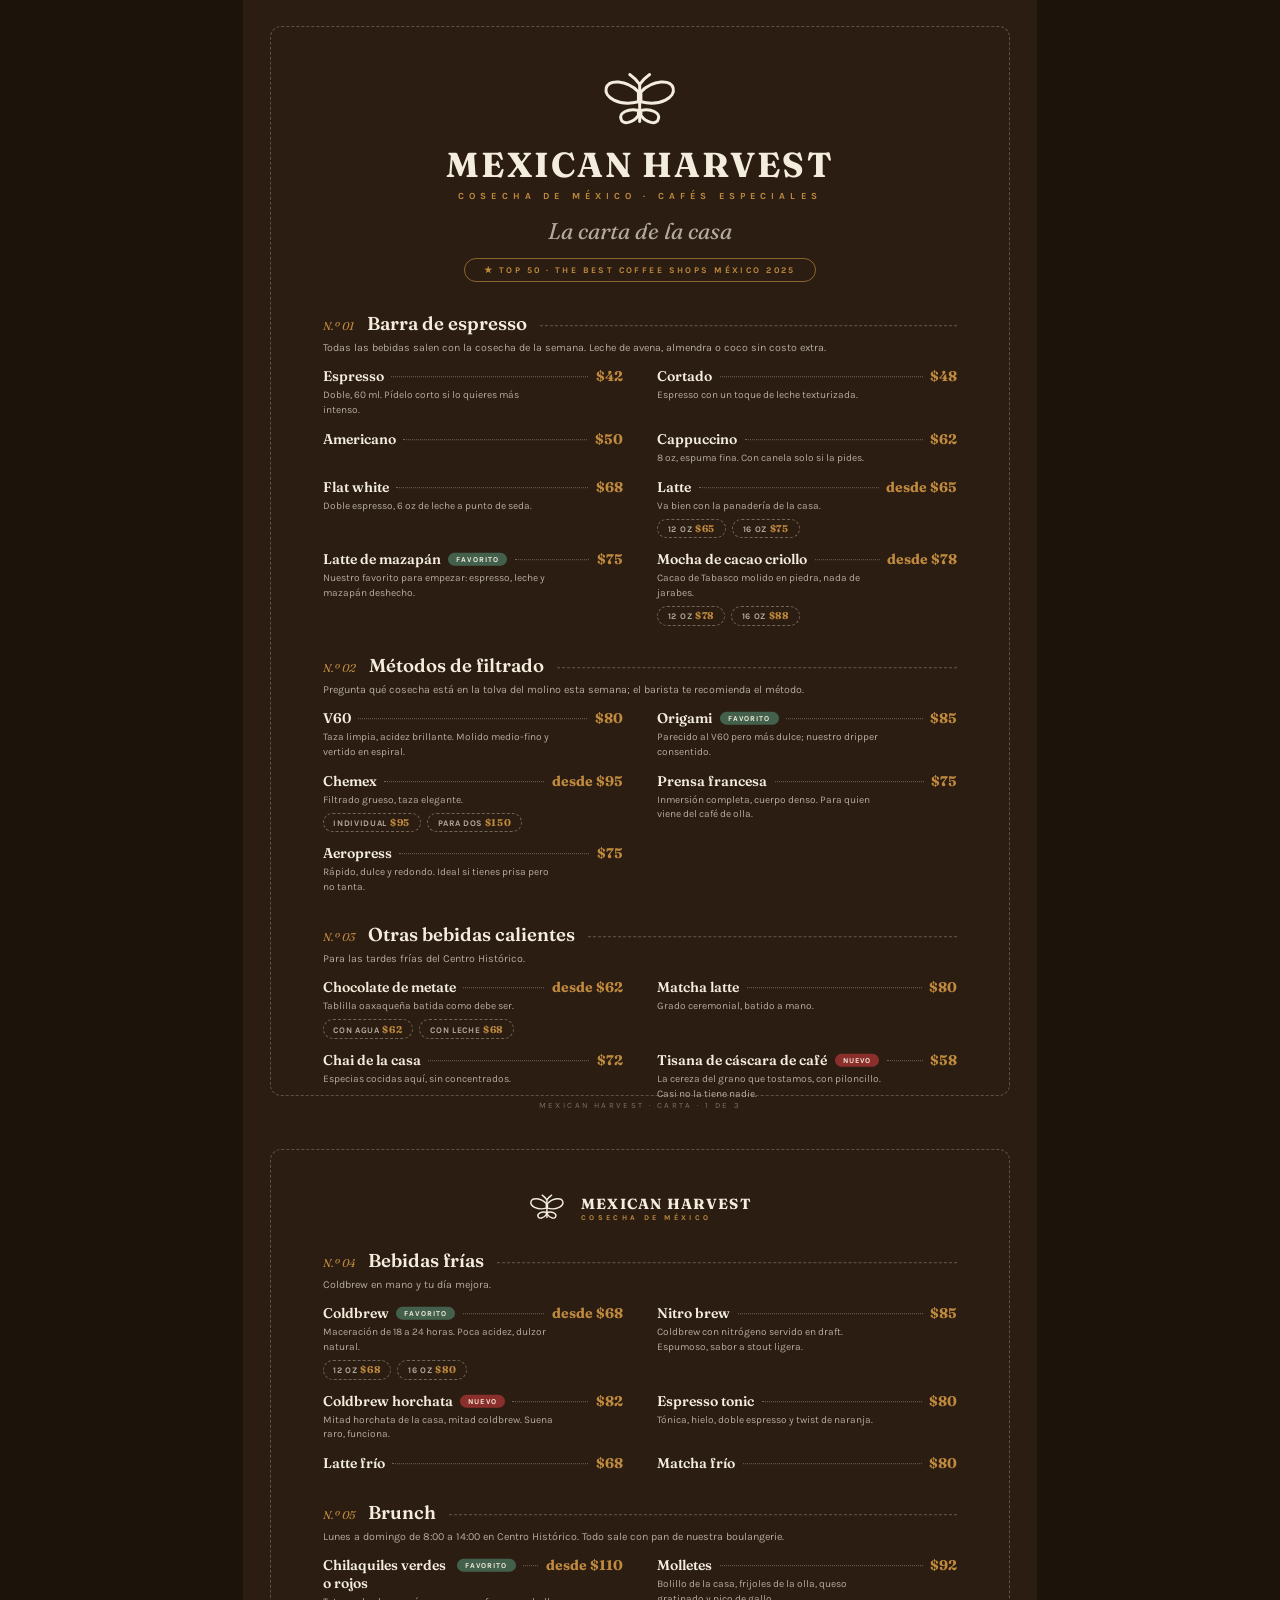
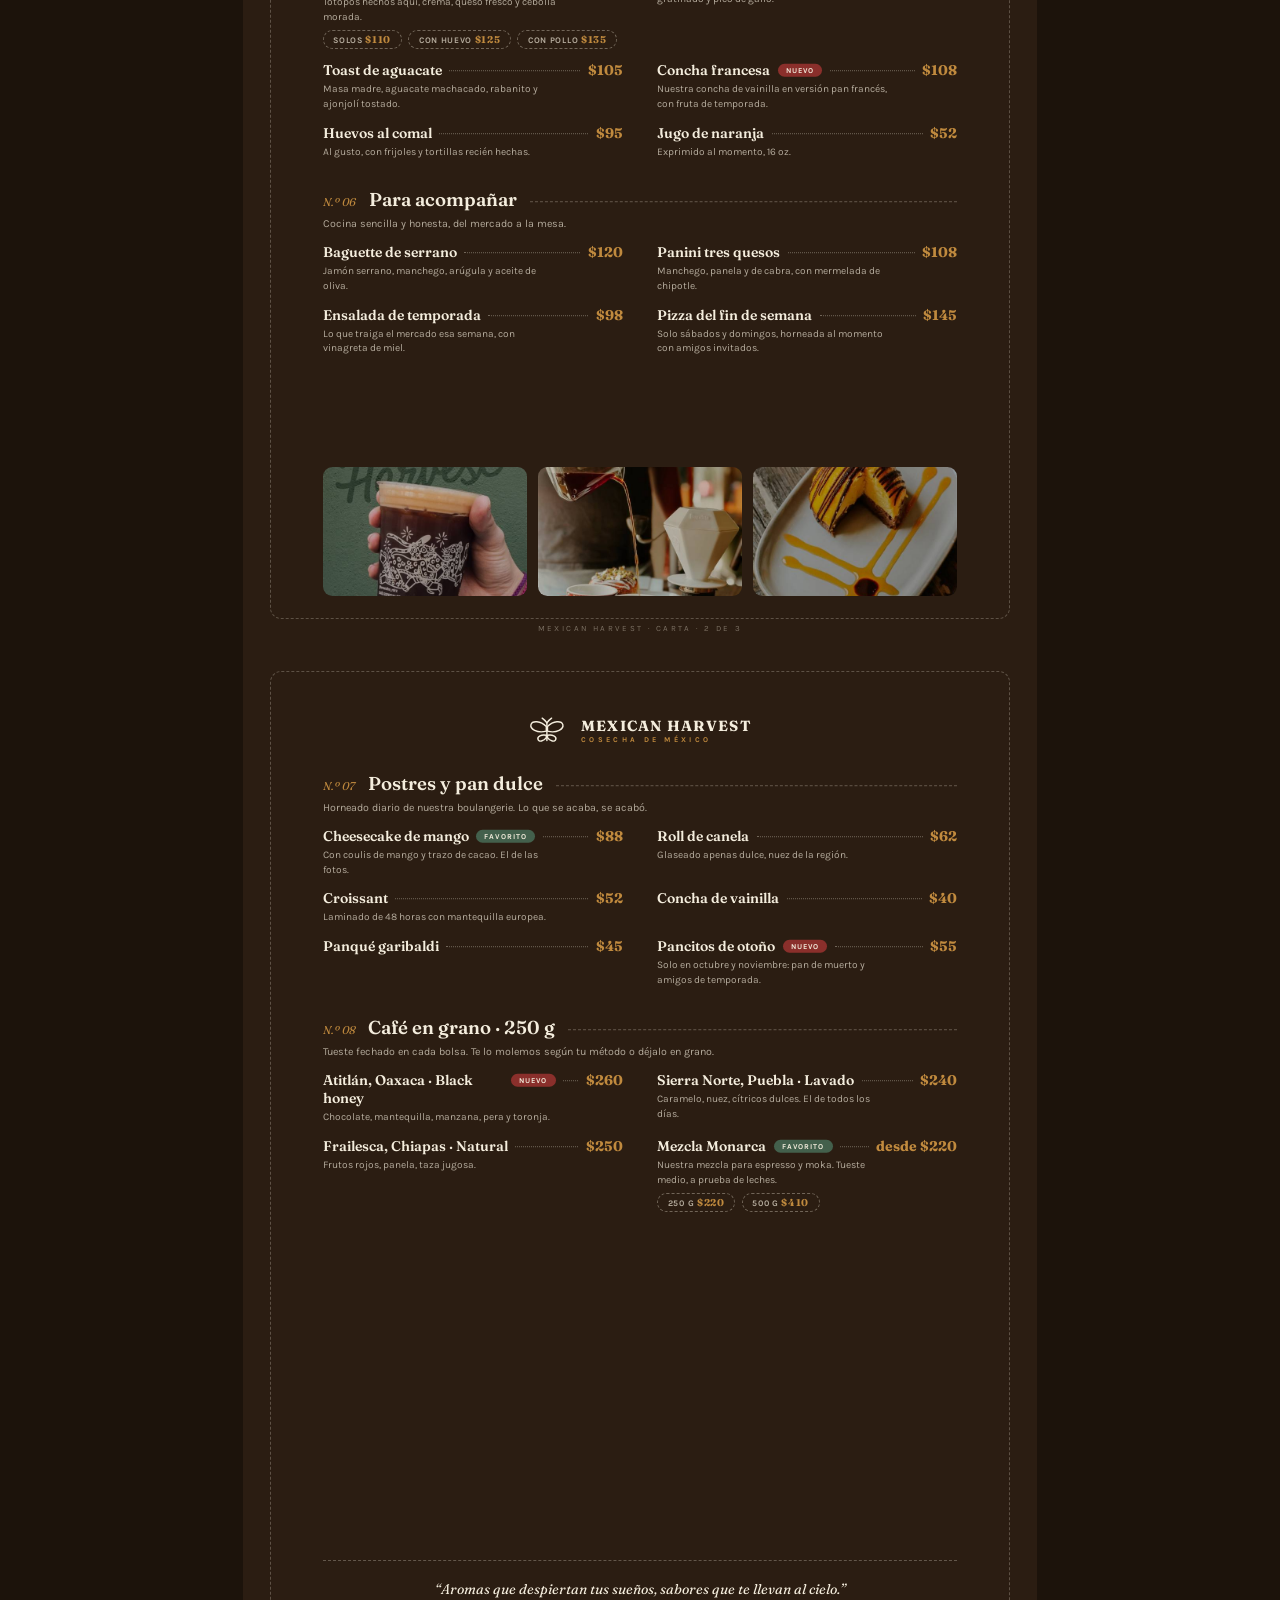
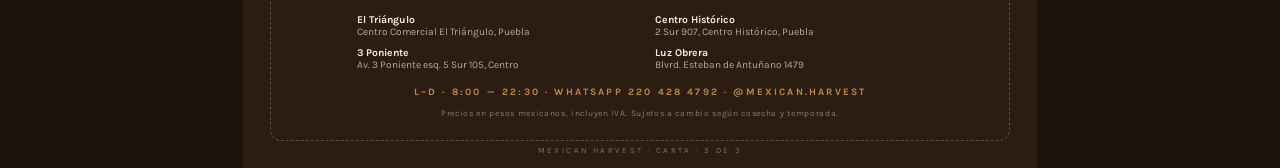
<file: carta.html>
<!DOCTYPE html>
<html lang="es-MX">
<head>
  <meta charset="UTF-8">
  <title>Carta — Mexican Harvest</title>
  <!-- Documento de impresión: origen del PDF descargable (assets/carta-mexican-harvest.pdf).
       Para regenerarlo, ver instrucciones en el README o usar Edge headless:
       msedge --headless --print-to-pdf="assets/carta-mexican-harvest.pdf" carta.html -->
  <link rel="preconnect" href="https://fonts.googleapis.com">
  <link rel="preconnect" href="https://fonts.gstatic.com" crossorigin>
  <link href="https://fonts.googleapis.com/css2?family=Fraunces:ital,opsz,wght@0,9..144,400..700;1,9..144,400..700&family=Karla:wght@400;500;700&display=swap" rel="stylesheet">
  <style>
    :root {
      --crema: #f4eddd;
      --crema-suave: rgba(244, 237, 221, 0.68);
      --tinta: #2b1d12;
      --tinta-profunda: #221610;
      --vino: #8a2f2b;
      --miel: #c08a3e;
      --monarca: #43604c;
    }

    * { margin: 0; padding: 0; box-sizing: border-box; }

    @page { size: A4; margin: 0; }

    html, body {
      background: #1c130b;
      -webkit-print-color-adjust: exact;
      print-color-adjust: exact;
    }

    body {
      font-family: "Karla", sans-serif;
      color: var(--crema);
    }

    .pagina {
      position: relative;
      width: 210mm;
      height: 297mm;
      margin: 0 auto;
      padding: 13mm 14mm;
      /* Fondo plano: los degradados se rasterizan al imprimir
         y hacen el PDF pesado y lento de navegar */
      background: var(--tinta);
      overflow: hidden;
      break-after: page;
      display: flex;
      flex-direction: column;
    }

    .pagina:last-child { break-after: auto; }

    /* Marco punteado de toda la página */
    .pagina::before {
      content: "";
      position: absolute;
      inset: 7mm;
      border: 1px dashed rgba(244, 237, 221, 0.25);
      border-radius: 3mm;
      pointer-events: none;
    }

    .contenido { position: relative; flex: 1; padding: 6mm 7mm 0; display: flex; flex-direction: column; }

    /* ---------- Portada (página 1) ---------- */

    .encabezado-carta { text-align: center; margin-bottom: 8mm; }

    .encabezado-carta svg.mariposa { width: 21mm; height: auto; color: var(--crema); }

    .marca {
      font-family: "Fraunces", serif;
      font-size: 26pt;
      font-weight: 700;
      letter-spacing: 0.06em;
      margin-top: 2mm;
    }

    .lema {
      font-size: 7pt;
      font-weight: 700;
      letter-spacing: 0.55em;
      text-transform: uppercase;
      color: var(--miel);
      margin-top: 1.2mm;
    }

    .titulo-carta {
      font-family: "Fraunces", serif;
      font-style: italic;
      font-weight: 400;
      font-size: 17pt;
      color: var(--crema-suave);
      margin-top: 4mm;
    }

    .insignia-top {
      display: inline-block;
      margin-top: 3.5mm;
      border: 1px solid rgba(192, 138, 62, 0.65);
      color: var(--miel);
      border-radius: 999px;
      font-size: 6.5pt;
      font-weight: 700;
      letter-spacing: 0.28em;
      text-transform: uppercase;
      padding: 1.6mm 5mm;
    }

    /* Encabezado pequeño de páginas 2 y 3 */
    .encabezado-mini {
      display: flex;
      align-items: center;
      justify-content: center;
      gap: 4mm;
      margin-bottom: 7mm;
    }

    .encabezado-mini svg { width: 10mm; height: auto; color: var(--crema); }

    .encabezado-mini .nombre-mini {
      font-family: "Fraunces", serif;
      font-size: 11pt;
      font-weight: 700;
      letter-spacing: 0.08em;
    }

    .encabezado-mini .lema-mini {
      font-size: 5.5pt;
      font-weight: 700;
      letter-spacing: 0.45em;
      text-transform: uppercase;
      color: var(--miel);
    }

    /* ---------- Categorías ---------- */

    .grupo { margin-bottom: 7.5mm; }

    .titulo-grupo {
      display: flex;
      align-items: baseline;
      gap: 3.5mm;
      margin-bottom: 1.6mm;
    }

    .titulo-grupo .numero {
      font-family: "Fraunces", serif;
      font-style: italic;
      font-size: 8.5pt;
      color: var(--miel);
    }

    .titulo-grupo h2 {
      font-family: "Fraunces", serif;
      font-size: 14pt;
      font-weight: 600;
      white-space: nowrap;
    }

    .titulo-grupo::after {
      content: "";
      flex: 1;
      border-top: 1px dashed rgba(244, 237, 221, 0.28);
      transform: translateY(-1mm);
    }

    .descripcion-grupo {
      font-size: 8pt;
      color: var(--crema-suave);
      margin-bottom: 3.5mm;
    }

    .lista-platillos {
      display: grid;
      grid-template-columns: 1fr 1fr;
      column-gap: 9mm;
      row-gap: 3.2mm;
    }

    .platillo { break-inside: avoid; }

    .linea-platillo {
      display: flex;
      align-items: baseline;
      gap: 2mm;
    }

    .nombre {
      font-family: "Fraunces", serif;
      font-size: 10.5pt;
      font-weight: 600;
    }

    .puntos {
      flex: 1;
      border-bottom: 1.2pt dotted rgba(244, 237, 221, 0.35);
      transform: translateY(-1mm);
      min-width: 4mm;
    }

    .precio {
      font-family: "Fraunces", serif;
      font-size: 10.5pt;
      font-weight: 700;
      color: var(--miel);
      white-space: nowrap;
    }

    .descripcion {
      font-size: 7.6pt;
      line-height: 1.45;
      color: var(--crema-suave);
      margin-top: 0.8mm;
      max-width: 62mm;
    }

    .variantes { margin-top: 1.4mm; display: flex; flex-wrap: wrap; gap: 1.6mm; }

    .variante {
      border: 0.8pt dashed rgba(244, 237, 221, 0.35);
      border-radius: 999px;
      padding: 0.6mm 2.6mm;
      font-size: 6.4pt;
      font-weight: 700;
      letter-spacing: 0.08em;
      text-transform: uppercase;
      color: var(--crema-suave);
    }

    .variante b { color: var(--miel); font-family: "Fraunces", serif; font-size: 7.4pt; }

    .etiqueta-item {
      display: inline-block;
      font-size: 5.6pt;
      font-weight: 700;
      letter-spacing: 0.14em;
      text-transform: uppercase;
      color: var(--crema);
      background: var(--monarca);
      border-radius: 999px;
      padding: 0.5mm 2.2mm;
      transform: translateY(-0.6mm);
    }

    .etiqueta-item.nuevo { background: var(--vino); }

    /* ---------- Banda de fotografías ---------- */

    .banda-fotos {
      display: grid;
      grid-template-columns: 1fr 1fr 1fr;
      gap: 3mm;
      margin-top: auto;
      padding-top: 5mm;
    }

    .banda-fotos figure {
      border-radius: 2.5mm;
      overflow: hidden;
      height: 34mm;
    }

    .banda-fotos img {
      width: 100%;
      height: 100%;
      object-fit: cover;
      display: block;
    }

    /* ---------- Pie de la carta (página 3) ---------- */

    .pie-carta {
      margin-top: auto;
      border-top: 1px dashed rgba(244, 237, 221, 0.28);
      padding-top: 5mm;
      text-align: center;
    }

    .pie-carta .frase {
      font-family: "Fraunces", serif;
      font-style: italic;
      font-size: 10.5pt;
      color: var(--crema);
      margin-bottom: 4mm;
    }

    .sucursales {
      display: grid;
      grid-template-columns: 1fr 1fr;
      gap: 2mm 8mm;
      text-align: left;
      font-size: 7.6pt;
      color: var(--crema-suave);
      max-width: 150mm;
      margin: 0 auto 4mm;
    }

    .sucursales b { color: var(--crema); font-size: 7.8pt; }

    .contacto-carta {
      font-size: 7.4pt;
      font-weight: 700;
      letter-spacing: 0.22em;
      text-transform: uppercase;
      color: var(--miel);
    }

    .nota-precios {
      margin-top: 3mm;
      font-size: 6.4pt;
      color: rgba(244, 237, 221, 0.45);
      letter-spacing: 0.08em;
    }

    /* Numeración de página */
    .folio {
      position: absolute;
      bottom: 3.2mm;
      left: 0;
      right: 0;
      text-align: center;
      font-size: 6pt;
      letter-spacing: 0.3em;
      text-transform: uppercase;
      color: rgba(244, 237, 221, 0.4);
    }
  </style>
</head>
<body>

  <!-- ============ PÁGINA 1 ============ -->
  <section class="pagina">
    <div class="contenido">
      <header class="encabezado-carta">
        <svg class="mariposa" viewBox="0 0 64 48" fill="none" stroke="currentColor" stroke-width="2.4" stroke-linecap="round" stroke-linejoin="round">
          <path d="M32 10v30"/><path d="M32 10c-3-4-5-6-8-8M32 10c3-4 5-6 8-8"/>
          <path d="M31 16C21 6 7 6 5 13c-2 7 10 15 26 11z"/><path d="M33 16c10-10 24-10 26-3 2 7-10 15-26 11z"/>
          <path d="M31 31c-8-2-16 2-14 7 1 5 10 3 14-3z"/><path d="M33 31c8-2 16 2 14 7-1 5-10 3-14-3z"/>
        </svg>
        <h1 class="marca">MEXICAN HARVEST</h1>
        <p class="lema">Cosecha de México · Cafés Especiales</p>
        <p class="titulo-carta">La carta de la casa</p>
        <span class="insignia-top">★ Top 50 · The Best Coffee Shops México 2025</span>
      </header>

      <section class="grupo">
        <div class="titulo-grupo"><span class="numero">N.º 01</span><h2>Barra de espresso</h2></div>
        <p class="descripcion-grupo">Todas las bebidas salen con la cosecha de la semana. Leche de avena, almendra o coco sin costo extra.</p>
        <div class="lista-platillos">
          <article class="platillo">
            <div class="linea-platillo"><span class="nombre">Espresso</span><span class="puntos"></span><span class="precio">$42</span></div>
            <p class="descripcion">Doble, 60 ml. Pídelo corto si lo quieres más intenso.</p>
          </article>
          <article class="platillo">
            <div class="linea-platillo"><span class="nombre">Cortado</span><span class="puntos"></span><span class="precio">$48</span></div>
            <p class="descripcion">Espresso con un toque de leche texturizada.</p>
          </article>
          <article class="platillo">
            <div class="linea-platillo"><span class="nombre">Americano</span><span class="puntos"></span><span class="precio">$50</span></div>
          </article>
          <article class="platillo">
            <div class="linea-platillo"><span class="nombre">Cappuccino</span><span class="puntos"></span><span class="precio">$62</span></div>
            <p class="descripcion">8 oz, espuma fina. Con canela solo si la pides.</p>
          </article>
          <article class="platillo">
            <div class="linea-platillo"><span class="nombre">Flat white</span><span class="puntos"></span><span class="precio">$68</span></div>
            <p class="descripcion">Doble espresso, 6 oz de leche a punto de seda.</p>
          </article>
          <article class="platillo">
            <div class="linea-platillo"><span class="nombre">Latte</span><span class="puntos"></span><span class="precio">desde $65</span></div>
            <p class="descripcion">Va bien con la panadería de la casa.</p>
            <div class="variantes"><span class="variante">12 oz <b>$65</b></span><span class="variante">16 oz <b>$75</b></span></div>
          </article>
          <article class="platillo">
            <div class="linea-platillo"><span class="nombre">Latte de mazapán</span><span class="etiqueta-item">Favorito</span><span class="puntos"></span><span class="precio">$75</span></div>
            <p class="descripcion">Nuestro favorito para empezar: espresso, leche y mazapán deshecho.</p>
          </article>
          <article class="platillo">
            <div class="linea-platillo"><span class="nombre">Mocha de cacao criollo</span><span class="puntos"></span><span class="precio">desde $78</span></div>
            <p class="descripcion">Cacao de Tabasco molido en piedra, nada de jarabes.</p>
            <div class="variantes"><span class="variante">12 oz <b>$78</b></span><span class="variante">16 oz <b>$88</b></span></div>
          </article>
        </div>
      </section>

      <section class="grupo">
        <div class="titulo-grupo"><span class="numero">N.º 02</span><h2>Métodos de filtrado</h2></div>
        <p class="descripcion-grupo">Pregunta qué cosecha está en la tolva del molino esta semana; el barista te recomienda el método.</p>
        <div class="lista-platillos">
          <article class="platillo">
            <div class="linea-platillo"><span class="nombre">V60</span><span class="puntos"></span><span class="precio">$80</span></div>
            <p class="descripcion">Taza limpia, acidez brillante. Molido medio-fino y vertido en espiral.</p>
          </article>
          <article class="platillo">
            <div class="linea-platillo"><span class="nombre">Origami</span><span class="etiqueta-item">Favorito</span><span class="puntos"></span><span class="precio">$85</span></div>
            <p class="descripcion">Parecido al V60 pero más dulce; nuestro dripper consentido.</p>
          </article>
          <article class="platillo">
            <div class="linea-platillo"><span class="nombre">Chemex</span><span class="puntos"></span><span class="precio">desde $95</span></div>
            <p class="descripcion">Filtrado grueso, taza elegante.</p>
            <div class="variantes"><span class="variante">Individual <b>$95</b></span><span class="variante">Para dos <b>$150</b></span></div>
          </article>
          <article class="platillo">
            <div class="linea-platillo"><span class="nombre">Prensa francesa</span><span class="puntos"></span><span class="precio">$75</span></div>
            <p class="descripcion">Inmersión completa, cuerpo denso. Para quien viene del café de olla.</p>
          </article>
          <article class="platillo">
            <div class="linea-platillo"><span class="nombre">Aeropress</span><span class="puntos"></span><span class="precio">$75</span></div>
            <p class="descripcion">Rápido, dulce y redondo. Ideal si tienes prisa pero no tanta.</p>
          </article>
        </div>
      </section>

      <section class="grupo">
        <div class="titulo-grupo"><span class="numero">N.º 03</span><h2>Otras bebidas calientes</h2></div>
        <p class="descripcion-grupo">Para las tardes frías del Centro Histórico.</p>
        <div class="lista-platillos">
          <article class="platillo">
            <div class="linea-platillo"><span class="nombre">Chocolate de metate</span><span class="puntos"></span><span class="precio">desde $62</span></div>
            <p class="descripcion">Tablilla oaxaqueña batida como debe ser.</p>
            <div class="variantes"><span class="variante">Con agua <b>$62</b></span><span class="variante">Con leche <b>$68</b></span></div>
          </article>
          <article class="platillo">
            <div class="linea-platillo"><span class="nombre">Matcha latte</span><span class="puntos"></span><span class="precio">$80</span></div>
            <p class="descripcion">Grado ceremonial, batido a mano.</p>
          </article>
          <article class="platillo">
            <div class="linea-platillo"><span class="nombre">Chai de la casa</span><span class="puntos"></span><span class="precio">$72</span></div>
            <p class="descripcion">Especias cocidas aquí, sin concentrados.</p>
          </article>
          <article class="platillo">
            <div class="linea-platillo"><span class="nombre">Tisana de cáscara de café</span><span class="etiqueta-item nuevo">Nuevo</span><span class="puntos"></span><span class="precio">$58</span></div>
            <p class="descripcion">La cereza del grano que tostamos, con piloncillo. Casi no la tiene nadie.</p>
          </article>
        </div>
      </section>
    </div>
    <p class="folio">Mexican Harvest · Carta · 1 de 3</p>
  </section>

  <!-- ============ PÁGINA 2 ============ -->
  <section class="pagina">
    <div class="contenido">
      <header class="encabezado-mini">
        <svg viewBox="0 0 64 48" fill="none" stroke="currentColor" stroke-width="2.4" stroke-linecap="round" stroke-linejoin="round">
          <path d="M32 10v30"/><path d="M32 10c-3-4-5-6-8-8M32 10c3-4 5-6 8-8"/>
          <path d="M31 16C21 6 7 6 5 13c-2 7 10 15 26 11z"/><path d="M33 16c10-10 24-10 26-3 2 7-10 15-26 11z"/>
          <path d="M31 31c-8-2-16 2-14 7 1 5 10 3 14-3z"/><path d="M33 31c8-2 16 2 14 7-1 5-10 3-14-3z"/>
        </svg>
        <div>
          <p class="nombre-mini">MEXICAN HARVEST</p>
          <p class="lema-mini">Cosecha de México</p>
        </div>
      </header>

      <section class="grupo">
        <div class="titulo-grupo"><span class="numero">N.º 04</span><h2>Bebidas frías</h2></div>
        <p class="descripcion-grupo">Coldbrew en mano y tu día mejora.</p>
        <div class="lista-platillos">
          <article class="platillo">
            <div class="linea-platillo"><span class="nombre">Coldbrew</span><span class="etiqueta-item">Favorito</span><span class="puntos"></span><span class="precio">desde $68</span></div>
            <p class="descripcion">Maceración de 18 a 24 horas. Poca acidez, dulzor natural.</p>
            <div class="variantes"><span class="variante">12 oz <b>$68</b></span><span class="variante">16 oz <b>$80</b></span></div>
          </article>
          <article class="platillo">
            <div class="linea-platillo"><span class="nombre">Nitro brew</span><span class="puntos"></span><span class="precio">$85</span></div>
            <p class="descripcion">Coldbrew con nitrógeno servido en draft. Espumoso, sabor a stout ligera.</p>
          </article>
          <article class="platillo">
            <div class="linea-platillo"><span class="nombre">Coldbrew horchata</span><span class="etiqueta-item nuevo">Nuevo</span><span class="puntos"></span><span class="precio">$82</span></div>
            <p class="descripcion">Mitad horchata de la casa, mitad coldbrew. Suena raro, funciona.</p>
          </article>
          <article class="platillo">
            <div class="linea-platillo"><span class="nombre">Espresso tonic</span><span class="puntos"></span><span class="precio">$80</span></div>
            <p class="descripcion">Tónica, hielo, doble espresso y twist de naranja.</p>
          </article>
          <article class="platillo">
            <div class="linea-platillo"><span class="nombre">Latte frío</span><span class="puntos"></span><span class="precio">$68</span></div>
          </article>
          <article class="platillo">
            <div class="linea-platillo"><span class="nombre">Matcha frío</span><span class="puntos"></span><span class="precio">$80</span></div>
          </article>
        </div>
      </section>

      <section class="grupo">
        <div class="titulo-grupo"><span class="numero">N.º 05</span><h2>Brunch</h2></div>
        <p class="descripcion-grupo">Lunes a domingo de 8:00 a 14:00 en Centro Histórico. Todo sale con pan de nuestra boulangerie.</p>
        <div class="lista-platillos">
          <article class="platillo">
            <div class="linea-platillo"><span class="nombre">Chilaquiles verdes o rojos</span><span class="etiqueta-item">Favorito</span><span class="puntos"></span><span class="precio">desde $110</span></div>
            <p class="descripcion">Totopos hechos aquí, crema, queso fresco y cebolla morada.</p>
            <div class="variantes"><span class="variante">Solos <b>$110</b></span><span class="variante">Con huevo <b>$125</b></span><span class="variante">Con pollo <b>$135</b></span></div>
          </article>
          <article class="platillo">
            <div class="linea-platillo"><span class="nombre">Molletes</span><span class="puntos"></span><span class="precio">$92</span></div>
            <p class="descripcion">Bolillo de la casa, frijoles de la olla, queso gratinado y pico de gallo.</p>
          </article>
          <article class="platillo">
            <div class="linea-platillo"><span class="nombre">Toast de aguacate</span><span class="puntos"></span><span class="precio">$105</span></div>
            <p class="descripcion">Masa madre, aguacate machacado, rabanito y ajonjolí tostado.</p>
          </article>
          <article class="platillo">
            <div class="linea-platillo"><span class="nombre">Concha francesa</span><span class="etiqueta-item nuevo">Nuevo</span><span class="puntos"></span><span class="precio">$108</span></div>
            <p class="descripcion">Nuestra concha de vainilla en versión pan francés, con fruta de temporada.</p>
          </article>
          <article class="platillo">
            <div class="linea-platillo"><span class="nombre">Huevos al comal</span><span class="puntos"></span><span class="precio">$95</span></div>
            <p class="descripcion">Al gusto, con frijoles y tortillas recién hechas.</p>
          </article>
          <article class="platillo">
            <div class="linea-platillo"><span class="nombre">Jugo de naranja</span><span class="puntos"></span><span class="precio">$52</span></div>
            <p class="descripcion">Exprimido al momento, 16 oz.</p>
          </article>
        </div>
      </section>

      <section class="grupo">
        <div class="titulo-grupo"><span class="numero">N.º 06</span><h2>Para acompañar</h2></div>
        <p class="descripcion-grupo">Cocina sencilla y honesta, del mercado a la mesa.</p>
        <div class="lista-platillos">
          <article class="platillo">
            <div class="linea-platillo"><span class="nombre">Baguette de serrano</span><span class="puntos"></span><span class="precio">$120</span></div>
            <p class="descripcion">Jamón serrano, manchego, arúgula y aceite de oliva.</p>
          </article>
          <article class="platillo">
            <div class="linea-platillo"><span class="nombre">Panini tres quesos</span><span class="puntos"></span><span class="precio">$108</span></div>
            <p class="descripcion">Manchego, panela y de cabra, con mermelada de chipotle.</p>
          </article>
          <article class="platillo">
            <div class="linea-platillo"><span class="nombre">Ensalada de temporada</span><span class="puntos"></span><span class="precio">$98</span></div>
            <p class="descripcion">Lo que traiga el mercado esa semana, con vinagreta de miel.</p>
          </article>
          <article class="platillo">
            <div class="linea-platillo"><span class="nombre">Pizza del fin de semana</span><span class="puntos"></span><span class="precio">$145</span></div>
            <p class="descripcion">Solo sábados y domingos, horneada al momento con amigos invitados.</p>
          </article>
        </div>
      </section>

      <div class="banda-fotos">
        <figure><img src="assets/images/pdf/coldbrew-pared-verde.jpg" alt=""></figure>
        <figure><img src="assets/images/pdf/hero-barista-vertiendo.jpg" alt=""></figure>
        <figure><img src="assets/images/pdf/postre-cheesecake.jpg" alt=""></figure>
      </div>
    </div>
    <p class="folio">Mexican Harvest · Carta · 2 de 3</p>
  </section>

  <!-- ============ PÁGINA 3 ============ -->
  <section class="pagina">
    <div class="contenido">
      <header class="encabezado-mini">
        <svg viewBox="0 0 64 48" fill="none" stroke="currentColor" stroke-width="2.4" stroke-linecap="round" stroke-linejoin="round">
          <path d="M32 10v30"/><path d="M32 10c-3-4-5-6-8-8M32 10c3-4 5-6 8-8"/>
          <path d="M31 16C21 6 7 6 5 13c-2 7 10 15 26 11z"/><path d="M33 16c10-10 24-10 26-3 2 7-10 15-26 11z"/>
          <path d="M31 31c-8-2-16 2-14 7 1 5 10 3 14-3z"/><path d="M33 31c8-2 16 2 14 7-1 5-10 3-14-3z"/>
        </svg>
        <div>
          <p class="nombre-mini">MEXICAN HARVEST</p>
          <p class="lema-mini">Cosecha de México</p>
        </div>
      </header>

      <section class="grupo">
        <div class="titulo-grupo"><span class="numero">N.º 07</span><h2>Postres y pan dulce</h2></div>
        <p class="descripcion-grupo">Horneado diario de nuestra boulangerie. Lo que se acaba, se acabó.</p>
        <div class="lista-platillos">
          <article class="platillo">
            <div class="linea-platillo"><span class="nombre">Cheesecake de mango</span><span class="etiqueta-item">Favorito</span><span class="puntos"></span><span class="precio">$88</span></div>
            <p class="descripcion">Con coulis de mango y trazo de cacao. El de las fotos.</p>
          </article>
          <article class="platillo">
            <div class="linea-platillo"><span class="nombre">Roll de canela</span><span class="puntos"></span><span class="precio">$62</span></div>
            <p class="descripcion">Glaseado apenas dulce, nuez de la región.</p>
          </article>
          <article class="platillo">
            <div class="linea-platillo"><span class="nombre">Croissant</span><span class="puntos"></span><span class="precio">$52</span></div>
            <p class="descripcion">Laminado de 48 horas con mantequilla europea.</p>
          </article>
          <article class="platillo">
            <div class="linea-platillo"><span class="nombre">Concha de vainilla</span><span class="puntos"></span><span class="precio">$40</span></div>
          </article>
          <article class="platillo">
            <div class="linea-platillo"><span class="nombre">Panqué garibaldi</span><span class="puntos"></span><span class="precio">$45</span></div>
          </article>
          <article class="platillo">
            <div class="linea-platillo"><span class="nombre">Pancitos de otoño</span><span class="etiqueta-item nuevo">Nuevo</span><span class="puntos"></span><span class="precio">$55</span></div>
            <p class="descripcion">Solo en octubre y noviembre: pan de muerto y amigos de temporada.</p>
          </article>
        </div>
      </section>

      <section class="grupo">
        <div class="titulo-grupo"><span class="numero">N.º 08</span><h2>Café en grano · 250 g</h2></div>
        <p class="descripcion-grupo">Tueste fechado en cada bolsa. Te lo molemos según tu método o déjalo en grano.</p>
        <div class="lista-platillos">
          <article class="platillo">
            <div class="linea-platillo"><span class="nombre">Atitlán, Oaxaca · Black honey</span><span class="etiqueta-item nuevo">Nuevo</span><span class="puntos"></span><span class="precio">$260</span></div>
            <p class="descripcion">Chocolate, mantequilla, manzana, pera y toronja.</p>
          </article>
          <article class="platillo">
            <div class="linea-platillo"><span class="nombre">Sierra Norte, Puebla · Lavado</span><span class="puntos"></span><span class="precio">$240</span></div>
            <p class="descripcion">Caramelo, nuez, cítricos dulces. El de todos los días.</p>
          </article>
          <article class="platillo">
            <div class="linea-platillo"><span class="nombre">Frailesca, Chiapas · Natural</span><span class="puntos"></span><span class="precio">$250</span></div>
            <p class="descripcion">Frutos rojos, panela, taza jugosa.</p>
          </article>
          <article class="platillo">
            <div class="linea-platillo"><span class="nombre">Mezcla Monarca</span><span class="etiqueta-item">Favorito</span><span class="puntos"></span><span class="precio">desde $220</span></div>
            <p class="descripcion">Nuestra mezcla para espresso y moka. Tueste medio, a prueba de leches.</p>
            <div class="variantes"><span class="variante">250 g <b>$220</b></span><span class="variante">500 g <b>$410</b></span></div>
          </article>
        </div>
      </section>

      <footer class="pie-carta">
        <p class="frase">“Aromas que despiertan tus sueños, sabores que te llevan al cielo.”</p>
        <div class="sucursales">
          <p><b>El Triángulo</b><br>Centro Comercial El Triángulo, Puebla</p>
          <p><b>Centro Histórico</b><br>2 Sur 907, Centro Histórico, Puebla</p>
          <p><b>3 Poniente</b><br>Av. 3 Poniente esq. 5 Sur 105, Centro</p>
          <p><b>Luz Obrera</b><br>Blvrd. Esteban de Antuñano 1479</p>
        </div>
        <p class="contacto-carta">L–D · 8:00 — 22:30 · WhatsApp 220 428 4792 · @mexican.harvest</p>
        <p class="nota-precios">Precios en pesos mexicanos, incluyen IVA. Sujetos a cambio según cosecha y temporada.</p>
      </footer>
    </div>
    <p class="folio">Mexican Harvest · Carta · 3 de 3</p>
  </section>

</body>
</html>
</file>
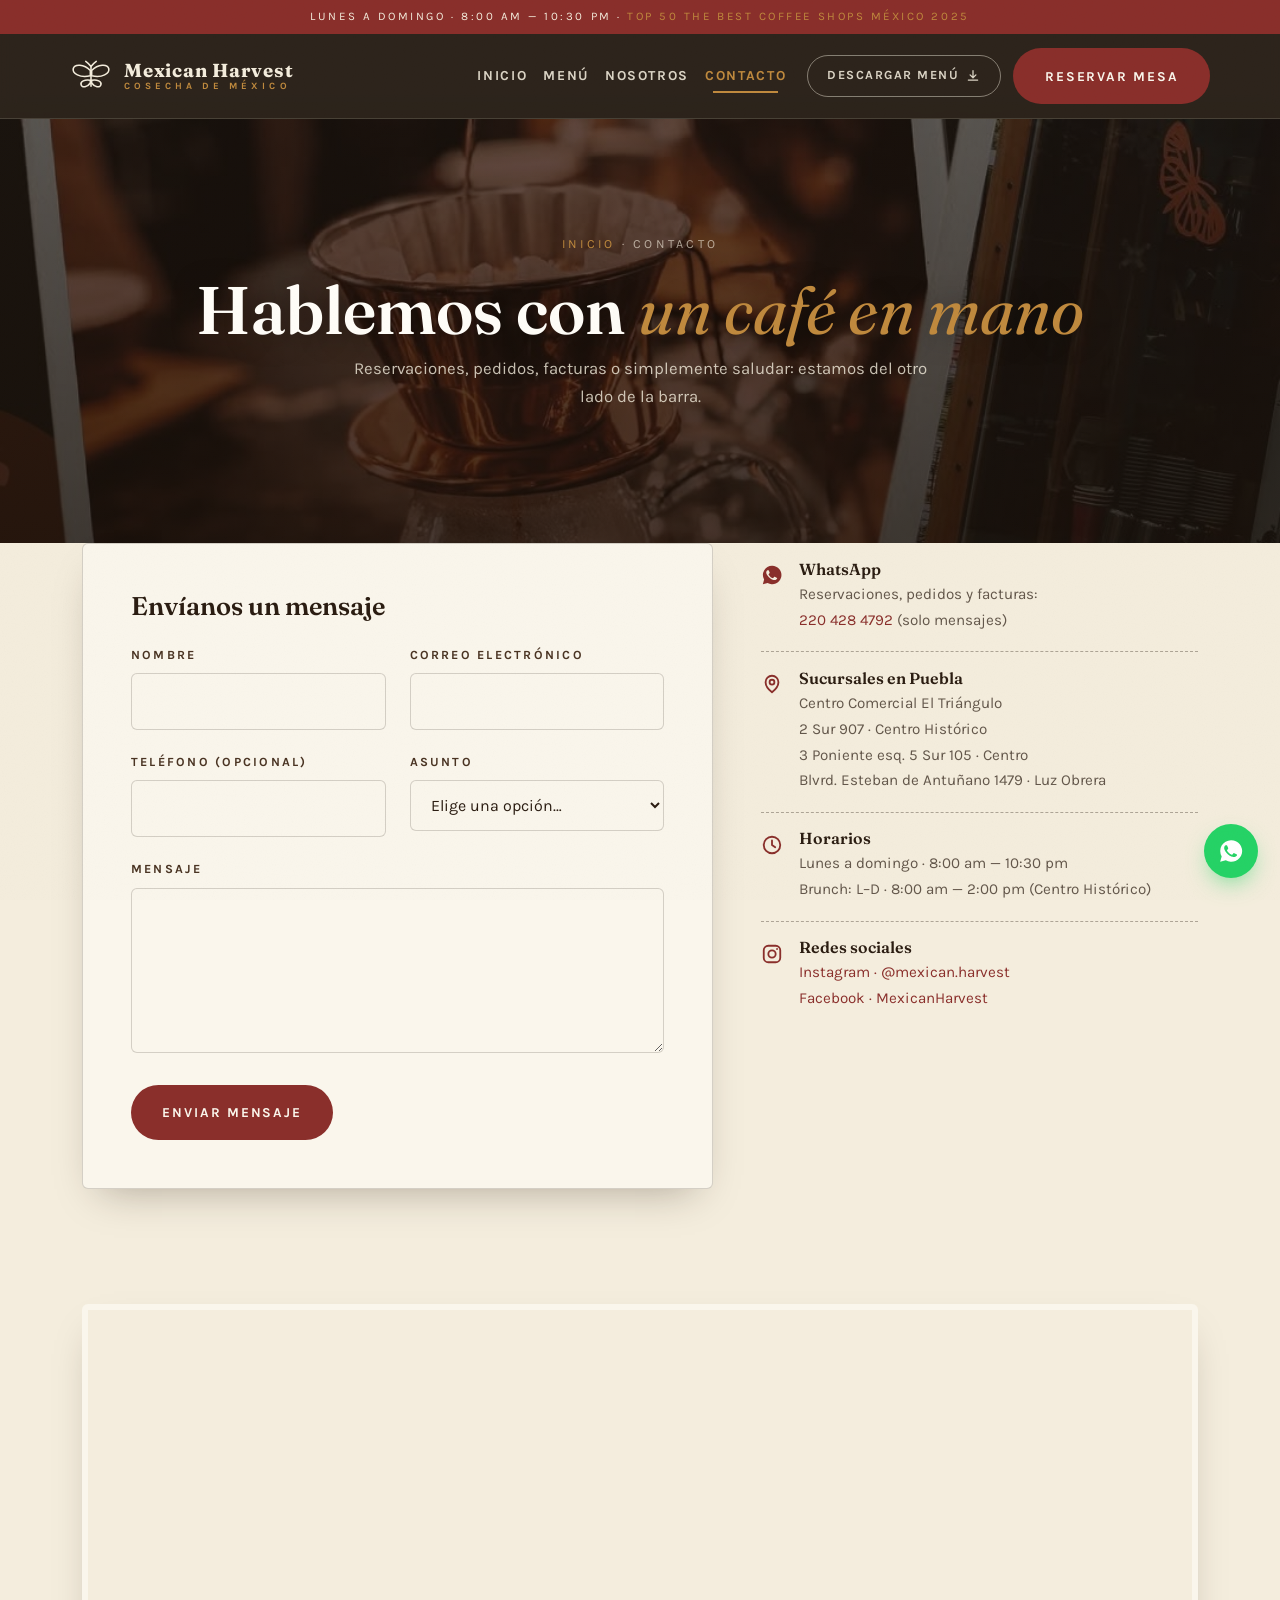
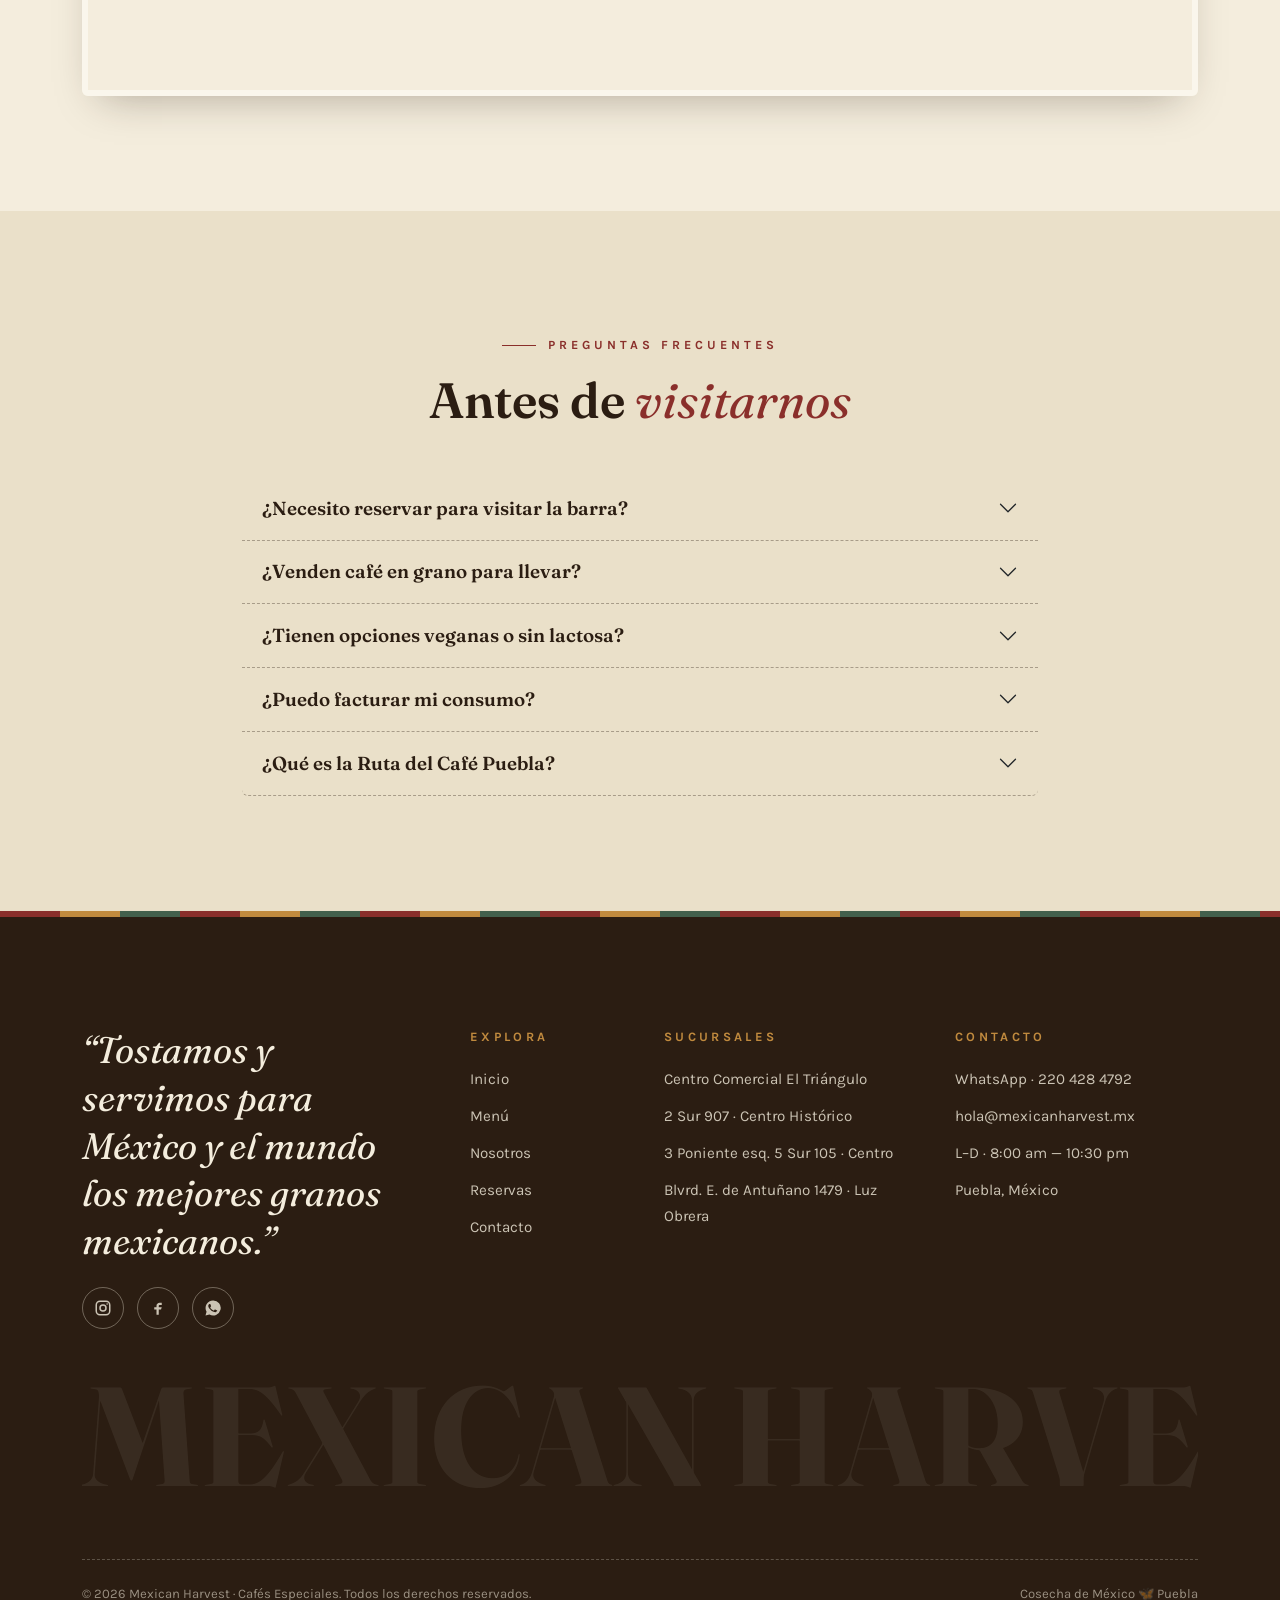
<file: contacto.html>
<!DOCTYPE html>
<html lang="es-MX">
<head>
  <meta charset="UTF-8">
  <meta name="viewport" content="width=device-width, initial-scale=1.0">
  <title>Contacto | Mexican Harvest · Cafés Especiales</title>
  <meta name="description" content="Escríbenos: WhatsApp 220 428 4792, redes sociales, formulario de contacto, mapa y horarios de las cuatro barras de Mexican Harvest en Puebla.">
  <link rel="canonical" href="https://www.mexicanharvest.mx/contacto.html">

  <meta property="og:type" content="website">
  <meta property="og:locale" content="es_MX">
  <meta property="og:title" content="Contacto | Mexican Harvest">
  <meta property="og:description" content="Encuéntranos en Puebla: cuatro barras, WhatsApp y redes sociales.">
  <meta property="og:image" content="assets/images/fachada-centro-historico.jpg">

  <link rel="icon" type="image/svg+xml" href="assets/icons/favicon.svg">
  <link rel="manifest" href="manifest.webmanifest">
  <meta name="theme-color" content="#8a2f2b">

  <link rel="preconnect" href="https://fonts.googleapis.com">
  <link rel="preconnect" href="https://fonts.gstatic.com" crossorigin>
  <link href="https://fonts.googleapis.com/css2?family=Fraunces:ital,opsz,wght@0,9..144,400..700;1,9..144,400..700&family=Karla:wght@400;500;700&display=swap" rel="stylesheet">

  <link rel="stylesheet" href="css/bootstrap.min.css">
  <link rel="stylesheet" href="css/variables.css">
  <link rel="stylesheet" href="css/global.css">
  <link rel="stylesheet" href="css/navbar.css">
  <link rel="stylesheet" href="css/cards.css">
  <link rel="stylesheet" href="css/menu.css">
  <link rel="stylesheet" href="css/forms.css">
  <link rel="stylesheet" href="css/footer.css">
  <link rel="stylesheet" href="css/responsive.css">
</head>
<body>

  <!-- ====== Navegación ====== -->
  <header class="barra-navegacion">
    <p class="cintillo-superior mb-0">Lunes a domingo · 8:00 am — 10:30 pm · <span>Top 50 The Best Coffee Shops México 2025</span></p>
    <nav class="navbar navbar-expand-lg container" aria-label="Navegación principal">
      <a class="marca-logo navbar-brand" href="index.html" aria-label="Mexican Harvest, ir al inicio">
        <svg viewBox="0 0 64 48" aria-hidden="true" fill="none" stroke="currentColor" stroke-width="2.4" stroke-linecap="round" stroke-linejoin="round">
          <path d="M32 10v30"/><path d="M32 10c-3-4-5-6-8-8M32 10c3-4 5-6 8-8"/>
          <path d="M31 16C21 6 7 6 5 13c-2 7 10 15 26 11z"/><path d="M33 16c10-10 24-10 26-3 2 7-10 15-26 11z"/>
          <path d="M31 31c-8-2-16 2-14 7 1 5 10 3 14-3z"/><path d="M33 31c8-2 16 2 14 7-1 5-10 3-14-3z"/>
        </svg>
        <span class="marca-texto">
          <span class="marca-nombre">Mexican Harvest</span>
          <span class="marca-lema">Cosecha de México</span>
        </span>
      </a>
      <button class="navbar-toggler" type="button" data-bs-toggle="collapse" data-bs-target="#menu-navegacion" aria-controls="menu-navegacion" aria-expanded="false" aria-label="Abrir menú de navegación">
        <span class="navbar-toggler-icon"></span>
      </button>
      <div class="collapse navbar-collapse justify-content-end" id="menu-navegacion">
        <ul class="navbar-nav align-items-lg-center">
          <li class="nav-item"><a class="nav-link" href="index.html">Inicio</a></li>
          <li class="nav-item"><a class="nav-link" href="menu.html">Menú</a></li>
          <li class="nav-item"><a class="nav-link" href="nosotros.html">Nosotros</a></li>
          <li class="nav-item"><a class="nav-link" href="contacto.html">Contacto</a></li>
          <li class="nav-item"><a class="boton-carta-pdf" href="assets/carta-mexican-harvest.pdf" download="Carta-Mexican-Harvest.pdf" aria-label="Descargar la carta en PDF">DESCARGAR MENÚ <svg viewBox="0 0 24 24" fill="none" stroke="currentColor" stroke-width="2.2" stroke-linecap="round" stroke-linejoin="round" aria-hidden="true"><path d="M12 3v11M7 10l5 5 5-5"/><path d="M4 19h16"/></svg></a></li>
          <li class="nav-item"><a class="boton boton-vino boton-reservar-nav" href="reservas.html">Reservar mesa</a></li>
        </ul>
      </div>
    </nav>
  </header>

  <main>
    <!-- ====== Cabecera ====== -->
    <section class="cabecera-pagina cabecera-oscura" style="background-image: url('assets/images/fachada-centro-historico.jpg');">
      <div class="container">
        <p class="miga revelar"><a href="index.html">Inicio</a> · Contacto</p>
        <h1 class="titulo-pagina revelar">Hablemos con <em style="font-style: italic; color: var(--color-miel); font-weight: 400;">un café en mano</em></h1>
        <p class="texto-suave mx-auto revelar revelar-retraso-1" style="max-width: 36rem;">
          Reservaciones, pedidos, facturas o simplemente saludar:
          estamos del otro lado de la barra.
        </p>
      </div>
    </section>

    <!-- ====== Formulario + datos ====== -->
    <section class="seccion pt-0" aria-label="Formulario de contacto y datos">
      <div class="container">
        <div class="row g-5">
          <div class="col-lg-7">
            <div class="tarjeta-formulario revelar">
              <h2 class="mb-4" style="font-size: 1.6rem;">Envíanos un mensaje</h2>

              <p class="aviso-exito" id="aviso-contacto" role="status">
                ¡Mensaje enviado! Te responderemos muy pronto. 🦋
              </p>

              <form id="formulario-contacto" novalidate>
                <div class="row">
                  <div class="col-md-6">
                    <div class="campo-formulario">
                      <label for="contacto-nombre">Nombre</label>
                      <input type="text" id="contacto-nombre" name="nombre" autocomplete="name" required>
                      <p class="mensaje-error">Escribe tu nombre, por favor.</p>
                    </div>
                  </div>
                  <div class="col-md-6">
                    <div class="campo-formulario">
                      <label for="contacto-correo">Correo electrónico</label>
                      <input type="email" id="contacto-correo" name="correo" autocomplete="email" required>
                      <p class="mensaje-error">Necesitamos un correo válido.</p>
                    </div>
                  </div>
                </div>

                <div class="row">
                  <div class="col-md-6">
                    <div class="campo-formulario">
                      <label for="contacto-telefono">Teléfono (opcional)</label>
                      <input type="tel" id="contacto-telefono" name="telefono" autocomplete="tel">
                    </div>
                  </div>
                  <div class="col-md-6">
                    <div class="campo-formulario">
                      <label for="contacto-asunto">Asunto</label>
                      <select id="contacto-asunto" name="asunto" required>
                        <option value="">Elige una opción…</option>
                        <option>Reservaciones</option>
                        <option>Pedido de café en grano</option>
                        <option>Facturación</option>
                        <option>Eventos y colaboraciones</option>
                        <option>Otro</option>
                      </select>
                      <p class="mensaje-error">Elige un asunto.</p>
                    </div>
                  </div>
                </div>

                <div class="campo-formulario">
                  <label for="contacto-mensaje">Mensaje</label>
                  <textarea id="contacto-mensaje" name="mensaje" rows="5" required></textarea>
                  <p class="mensaje-error">Cuéntanos en qué podemos ayudarte.</p>
                </div>

                <button type="submit" class="boton boton-vino">Enviar mensaje</button>
              </form>
            </div>
          </div>

          <div class="col-lg-5">
            <div class="dato-contacto revelar">
              <svg viewBox="0 0 24 24" fill="currentColor" aria-hidden="true"><path d="M12 2a10 10 0 0 0-8.6 15L2 22l5.2-1.4A10 10 0 1 0 12 2zm5.3 14.1c-.2.7-1.3 1.3-1.9 1.4-.5.1-1.1.1-1.8-.1-.4-.1-1-.3-1.7-.6-2.9-1.3-4.8-4.2-5-4.4-.1-.2-1.2-1.6-1.2-3s.7-2.1 1-2.4c.2-.3.5-.3.7-.3h.5c.2 0 .4 0 .6.4l.9 2.1c.1.2.1.4 0 .6l-.4.6-.5.6c-.2.2-.3.4-.1.7.2.3.8 1.3 1.7 2.1 1.2 1.1 2.2 1.4 2.5 1.6.3.1.5.1.7-.1l1-1.2c.2-.3.4-.2.7-.1l2 .9c.3.2.5.3.6.4 0 .2 0 .6-.2 1.2z"/></svg>
              <div>
                <h3>WhatsApp</h3>
                <p>Reservaciones, pedidos y facturas:<br>
                <a href="https://wa.me/522204284792" target="_blank" rel="noopener">220 428 4792</a> <span class="texto-suave">(solo mensajes)</span></p>
              </div>
            </div>

            <div class="dato-contacto revelar revelar-retraso-1">
              <svg viewBox="0 0 24 24" fill="none" stroke="currentColor" stroke-width="2" stroke-linecap="round" stroke-linejoin="round" aria-hidden="true"><path d="M12 21s-7-5.6-7-11a7 7 0 0 1 14 0c0 5.4-7 11-7 11z"/><circle cx="12" cy="10" r="2.6"/></svg>
              <div>
                <h3>Sucursales en Puebla</h3>
                <p>Centro Comercial El Triángulo<br>
                   2 Sur 907 · Centro Histórico<br>
                   3 Poniente esq. 5 Sur 105 · Centro<br>
                   Blvrd. Esteban de Antuñano 1479 · Luz Obrera</p>
              </div>
            </div>

            <div class="dato-contacto revelar revelar-retraso-2">
              <svg viewBox="0 0 24 24" fill="none" stroke="currentColor" stroke-width="2" stroke-linecap="round" stroke-linejoin="round" aria-hidden="true"><circle cx="12" cy="12" r="9"/><path d="M12 7v5l3.5 2.5"/></svg>
              <div>
                <h3>Horarios</h3>
                <p>Lunes a domingo · 8:00 am — 10:30 pm<br>
                Brunch: L–D · 8:00 am — 2:00 pm (Centro Histórico)</p>
              </div>
            </div>

            <div class="dato-contacto revelar revelar-retraso-3">
              <svg viewBox="0 0 24 24" fill="none" stroke="currentColor" stroke-width="2" aria-hidden="true"><rect x="3" y="3" width="18" height="18" rx="5"/><circle cx="12" cy="12" r="4"/><circle cx="17.5" cy="6.5" r="1" fill="currentColor" stroke="none"/></svg>
              <div>
                <h3>Redes sociales</h3>
                <p>
                  <a href="https://www.instagram.com/mexican.harvest/" target="_blank" rel="noopener">Instagram · @mexican.harvest</a><br>
                  <a href="https://www.facebook.com/MexicanHarvest" target="_blank" rel="noopener">Facebook · MexicanHarvest</a>
                </p>
              </div>
            </div>
          </div>
        </div>
      </div>
    </section>

    <!-- ====== Mapa ====== -->
    <section class="seccion pt-0" aria-label="Mapa de ubicación">
      <div class="container">
        <div class="marco-mapa revelar">
          <iframe
            src="https://www.google.com/maps?q=2+Sur+907,+Centro+Hist%C3%B3rico,+Puebla&output=embed"
            title="Mapa de la sucursal Centro Histórico de Mexican Harvest"
            loading="lazy"
            referrerpolicy="no-referrer-when-downgrade"
            allowfullscreen></iframe>
        </div>
      </div>
    </section>

    <!-- ====== Preguntas frecuentes ====== -->
    <section class="seccion seccion-crema-oscuro" aria-labelledby="titulo-faq">
      <div class="container" style="max-width: 820px;">
        <div class="text-center mb-5">
          <p class="etiqueta justify-content-center revelar">Preguntas frecuentes</p>
          <h2 class="titulo-seccion revelar" id="titulo-faq">Antes de <em>visitarnos</em></h2>
        </div>

        <div class="accordion acordeon-faq revelar" id="acordeon-faq">
          <div class="accordion-item">
            <h3 class="accordion-header">
              <button class="accordion-button collapsed" type="button" data-bs-toggle="collapse" data-bs-target="#faq-1">
                ¿Necesito reservar para visitar la barra?
              </button>
            </h3>
            <div id="faq-1" class="accordion-collapse collapse" data-bs-parent="#acordeon-faq">
              <div class="accordion-body">
                No, puedes llegar directo. Recomendamos reservar solo para grupos de 5
                personas o más y para el brunch de fin de semana en Centro Histórico.
              </div>
            </div>
          </div>
          <div class="accordion-item">
            <h3 class="accordion-header">
              <button class="accordion-button collapsed" type="button" data-bs-toggle="collapse" data-bs-target="#faq-2">
                ¿Venden café en grano para llevar?
              </button>
            </h3>
            <div id="faq-2" class="accordion-collapse collapse" data-bs-parent="#acordeon-faq">
              <div class="accordion-body">
                Sí, bolsas de 250 g de nuestras cosechas de temporada. Te lo molemos al
                momento según tu método, o déjalo en grano para conservarlo mejor.
              </div>
            </div>
          </div>
          <div class="accordion-item">
            <h3 class="accordion-header">
              <button class="accordion-button collapsed" type="button" data-bs-toggle="collapse" data-bs-target="#faq-3">
                ¿Tienen opciones veganas o sin lactosa?
              </button>
            </h3>
            <div id="faq-3" class="accordion-collapse collapse" data-bs-parent="#acordeon-faq">
              <div class="accordion-body">
                Tenemos leches de avena, almendra y coco, además de opciones de panadería
                y brunch sin ingredientes de origen animal. Pregunta en barra por el día.
              </div>
            </div>
          </div>
          <div class="accordion-item">
            <h3 class="accordion-header">
              <button class="accordion-button collapsed" type="button" data-bs-toggle="collapse" data-bs-target="#faq-4">
                ¿Puedo facturar mi consumo?
              </button>
            </h3>
            <div id="faq-4" class="accordion-collapse collapse" data-bs-parent="#acordeon-faq">
              <div class="accordion-body">
                Claro. Envía tu ticket y datos fiscales por WhatsApp al 220 428 4792 y te
                enviamos la factura por correo.
              </div>
            </div>
          </div>
          <div class="accordion-item">
            <h3 class="accordion-header">
              <button class="accordion-button collapsed" type="button" data-bs-toggle="collapse" data-bs-target="#faq-5">
                ¿Qué es la Ruta del Café Puebla?
              </button>
            </h3>
            <div id="faq-5" class="accordion-collapse collapse" data-bs-parent="#acordeon-faq">
              <div class="accordion-body">
                Un pasaporte que sella tu visita en las mejores cafeterías de especialidad
                de la ciudad. Al completarlo participas por premios; nosotros somos sede
                oficial y aquí puedes conseguir el tuyo.
              </div>
            </div>
          </div>
        </div>
      </div>
    </section>
  </main>

  <!-- ====== Pie de página ====== -->
  <footer class="pie-pagina">
    <div class="container">
      <div class="row g-5">
        <div class="col-lg-4">
          <p class="lema-pie">“Tostamos y servimos para México y el mundo los mejores granos mexicanos.”</p>
          <div class="redes-pie">
            <a href="https://www.instagram.com/mexican.harvest/" target="_blank" rel="noopener" aria-label="Instagram de Mexican Harvest">
              <svg viewBox="0 0 24 24" fill="none" stroke="currentColor" stroke-width="2"><rect x="3" y="3" width="18" height="18" rx="5"/><circle cx="12" cy="12" r="4"/><circle cx="17.5" cy="6.5" r="1" fill="currentColor" stroke="none"/></svg>
            </a>
            <a href="https://www.facebook.com/MexicanHarvest" target="_blank" rel="noopener" aria-label="Facebook de Mexican Harvest">
              <svg viewBox="0 0 24 24" fill="currentColor"><path d="M14 8h3V5h-3c-2.2 0-4 1.8-4 4v2H7v3h3v7h3v-7h3l1-3h-4V9c0-.6.4-1 1-1z"/></svg>
            </a>
            <a href="https://wa.me/522204284792" target="_blank" rel="noopener" aria-label="WhatsApp de Mexican Harvest">
              <svg viewBox="0 0 24 24" fill="currentColor"><path d="M12 2a10 10 0 0 0-8.6 15L2 22l5.2-1.4A10 10 0 1 0 12 2zm5.3 14.1c-.2.7-1.3 1.3-1.9 1.4-.5.1-1.1.1-1.8-.1-.4-.1-1-.3-1.7-.6-2.9-1.3-4.8-4.2-5-4.4-.1-.2-1.2-1.6-1.2-3s.7-2.1 1-2.4c.2-.3.5-.3.7-.3h.5c.2 0 .4 0 .6.4l.9 2.1c.1.2.1.4 0 .6l-.4.6-.5.6c-.2.2-.3.4-.1.7.2.3.8 1.3 1.7 2.1 1.2 1.1 2.2 1.4 2.5 1.6.3.1.5.1.7-.1l1-1.2c.2-.3.4-.2.7-.1l2 .9c.3.2.5.3.6.4 0 .2 0 .6-.2 1.2z"/></svg>
            </a>
          </div>
        </div>
        <div class="col-6 col-lg-2">
          <p class="titulo-columna">Explora</p>
          <ul>
            <li><a href="index.html">Inicio</a></li>
            <li><a href="menu.html">Menú</a></li>
            <li><a href="nosotros.html">Nosotros</a></li>
            <li><a href="reservas.html">Reservas</a></li>
            <li><a href="contacto.html">Contacto</a></li>
          </ul>
        </div>
        <div class="col-6 col-lg-3">
          <p class="titulo-columna">Sucursales</p>
          <ul>
            <li>Centro Comercial El Triángulo</li>
            <li>2 Sur 907 · Centro Histórico</li>
            <li>3 Poniente esq. 5 Sur 105 · Centro</li>
            <li>Blvrd. E. de Antuñano 1479 · Luz Obrera</li>
          </ul>
        </div>
        <div class="col-lg-3">
          <p class="titulo-columna">Contacto</p>
          <ul>
            <li><a href="https://wa.me/522204284792" target="_blank" rel="noopener">WhatsApp · 220 428 4792</a></li>
            <li><a href="mailto:hola@mexicanharvest.mx">hola@mexicanharvest.mx</a></li>
            <li>L–D · 8:00 am — 10:30 pm</li>
            <li>Puebla, México</li>
          </ul>
        </div>
      </div>

      <div class="marca-agua-pie" aria-hidden="true"><span>MEXICAN HARVEST</span></div>

      <div class="linea-final">
        <p class="mb-0">© <span data-anio-actual>2026</span> Mexican Harvest · Cafés Especiales. Todos los derechos reservados.</p>
        <p class="mb-0">Cosecha de México 🦋 Puebla</p>
      </div>
    </div>
  </footer>

  <button type="button" class="volver-arriba" aria-label="Volver arriba">
    <svg width="18" height="18" viewBox="0 0 24 24" fill="none" stroke="currentColor" stroke-width="2.4" stroke-linecap="round" stroke-linejoin="round"><path d="M12 19V5M5 12l7-7 7 7"/></svg>
  </button>
  <a class="boton-whatsapp" href="https://wa.me/522204284792?text=Hola%20Mexican%20Harvest%20%F0%9F%A6%8B" target="_blank" rel="noopener" aria-label="Escribir por WhatsApp">
    <svg width="26" height="26" viewBox="0 0 24 24" fill="currentColor"><path d="M12 2a10 10 0 0 0-8.6 15L2 22l5.2-1.4A10 10 0 1 0 12 2zm5.3 14.1c-.2.7-1.3 1.3-1.9 1.4-.5.1-1.1.1-1.8-.1-.4-.1-1-.3-1.7-.6-2.9-1.3-4.8-4.2-5-4.4-.1-.2-1.2-1.6-1.2-3s.7-2.1 1-2.4c.2-.3.5-.3.7-.3h.5c.2 0 .4 0 .6.4l.9 2.1c.1.2.1.4 0 .6l-.4.6-.5.6c-.2.2-.3.4-.1.7.2.3.8 1.3 1.7 2.1 1.2 1.1 2.2 1.4 2.5 1.6.3.1.5.1.7-.1l1-1.2c.2-.3.4-.2.7-.1l2 .9c.3.2.5.3.6.4 0 .2 0 .6-.2 1.2z"/></svg>
  </a>

  <script src="js/bootstrap.bundle.min.js"></script>
  <script src="js/main.js"></script>
  <script src="js/navbar.js"></script>
  <script src="js/animations.js"></script>
  <script src="js/contact.js"></script>
</body>
</html>
</file>
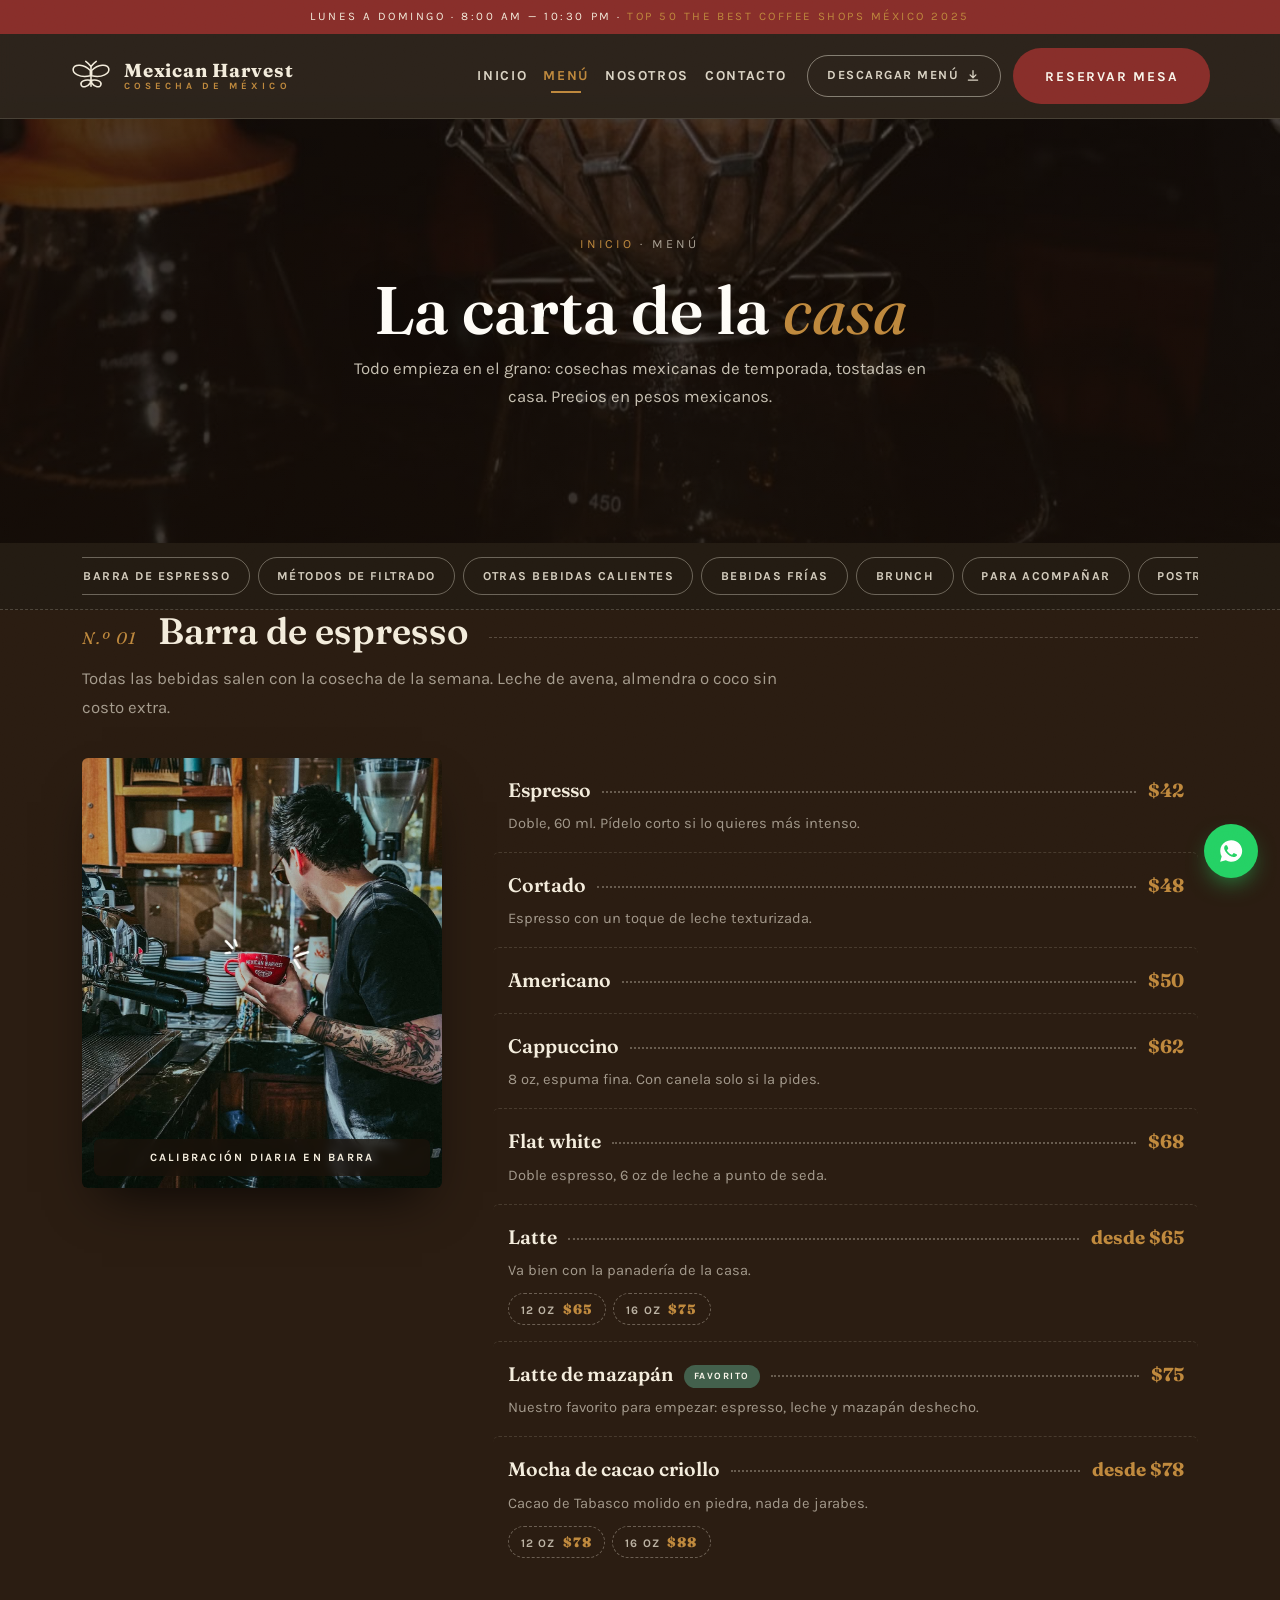
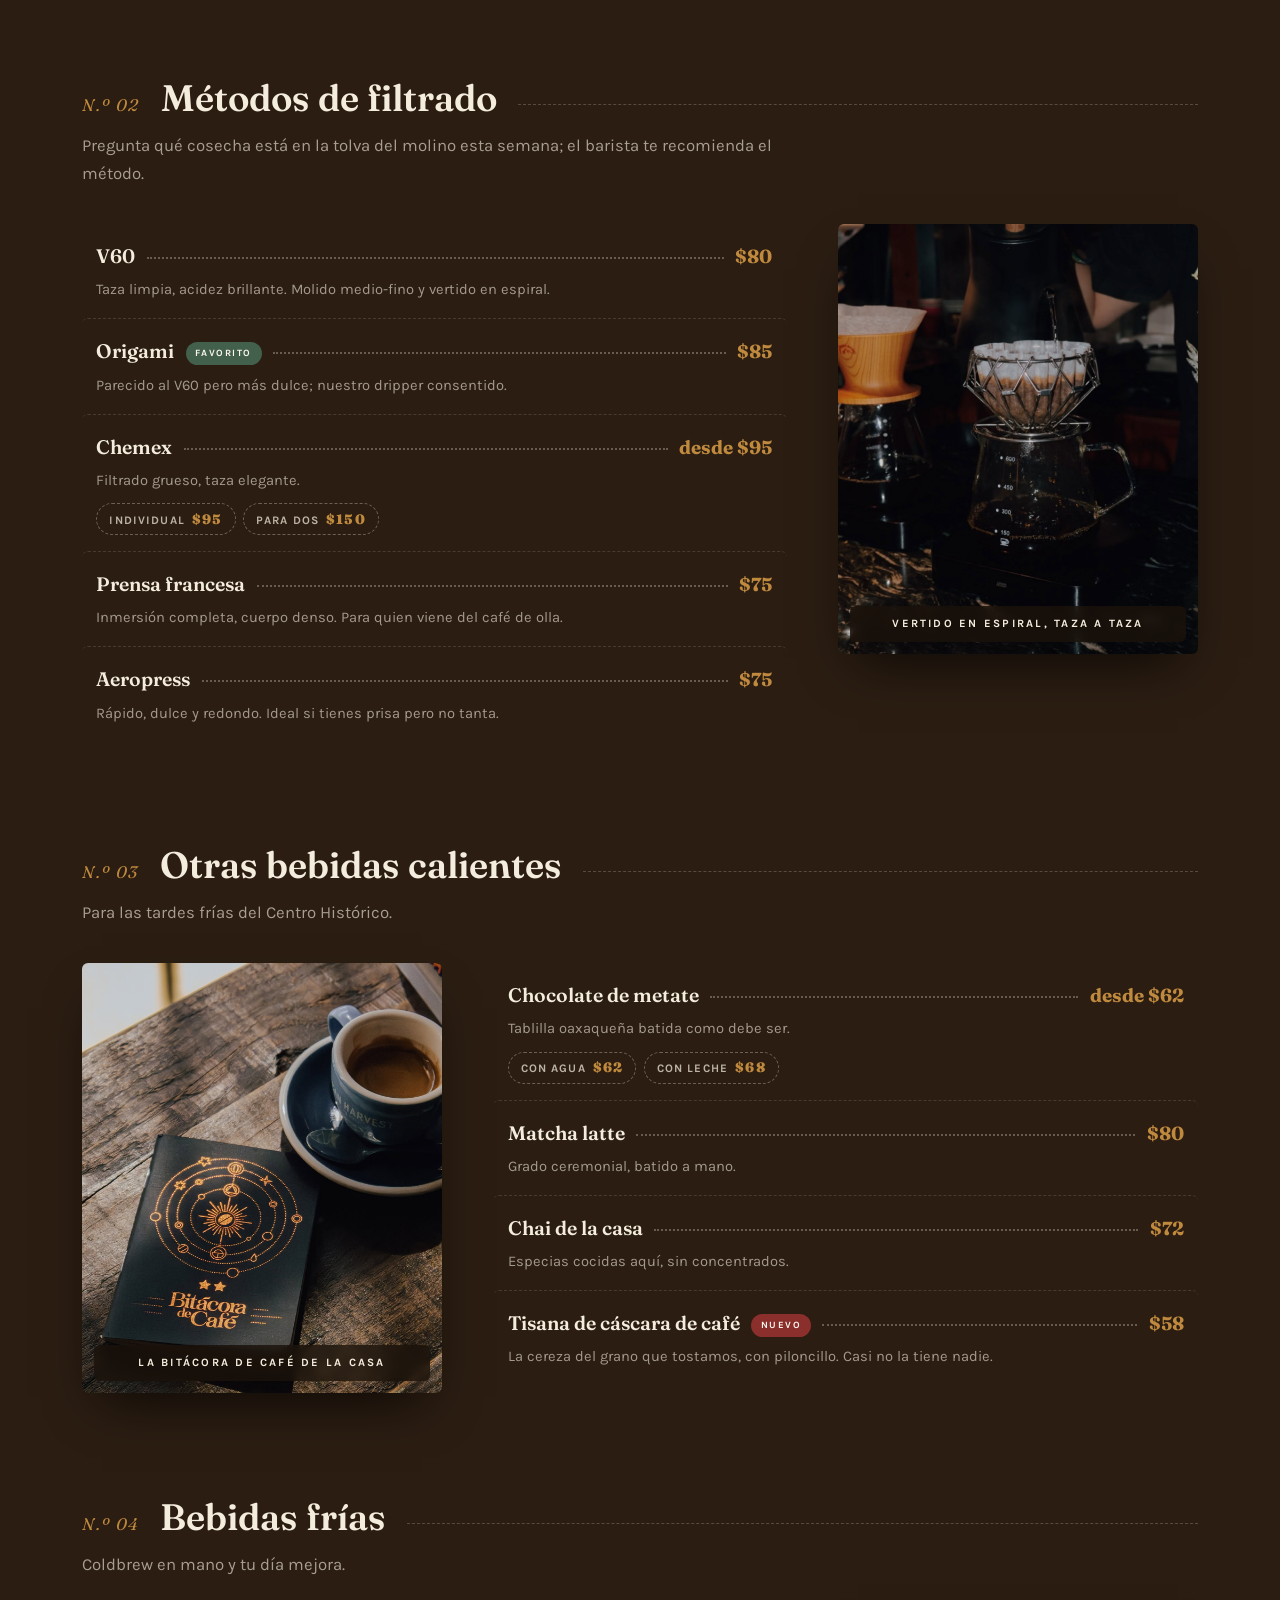
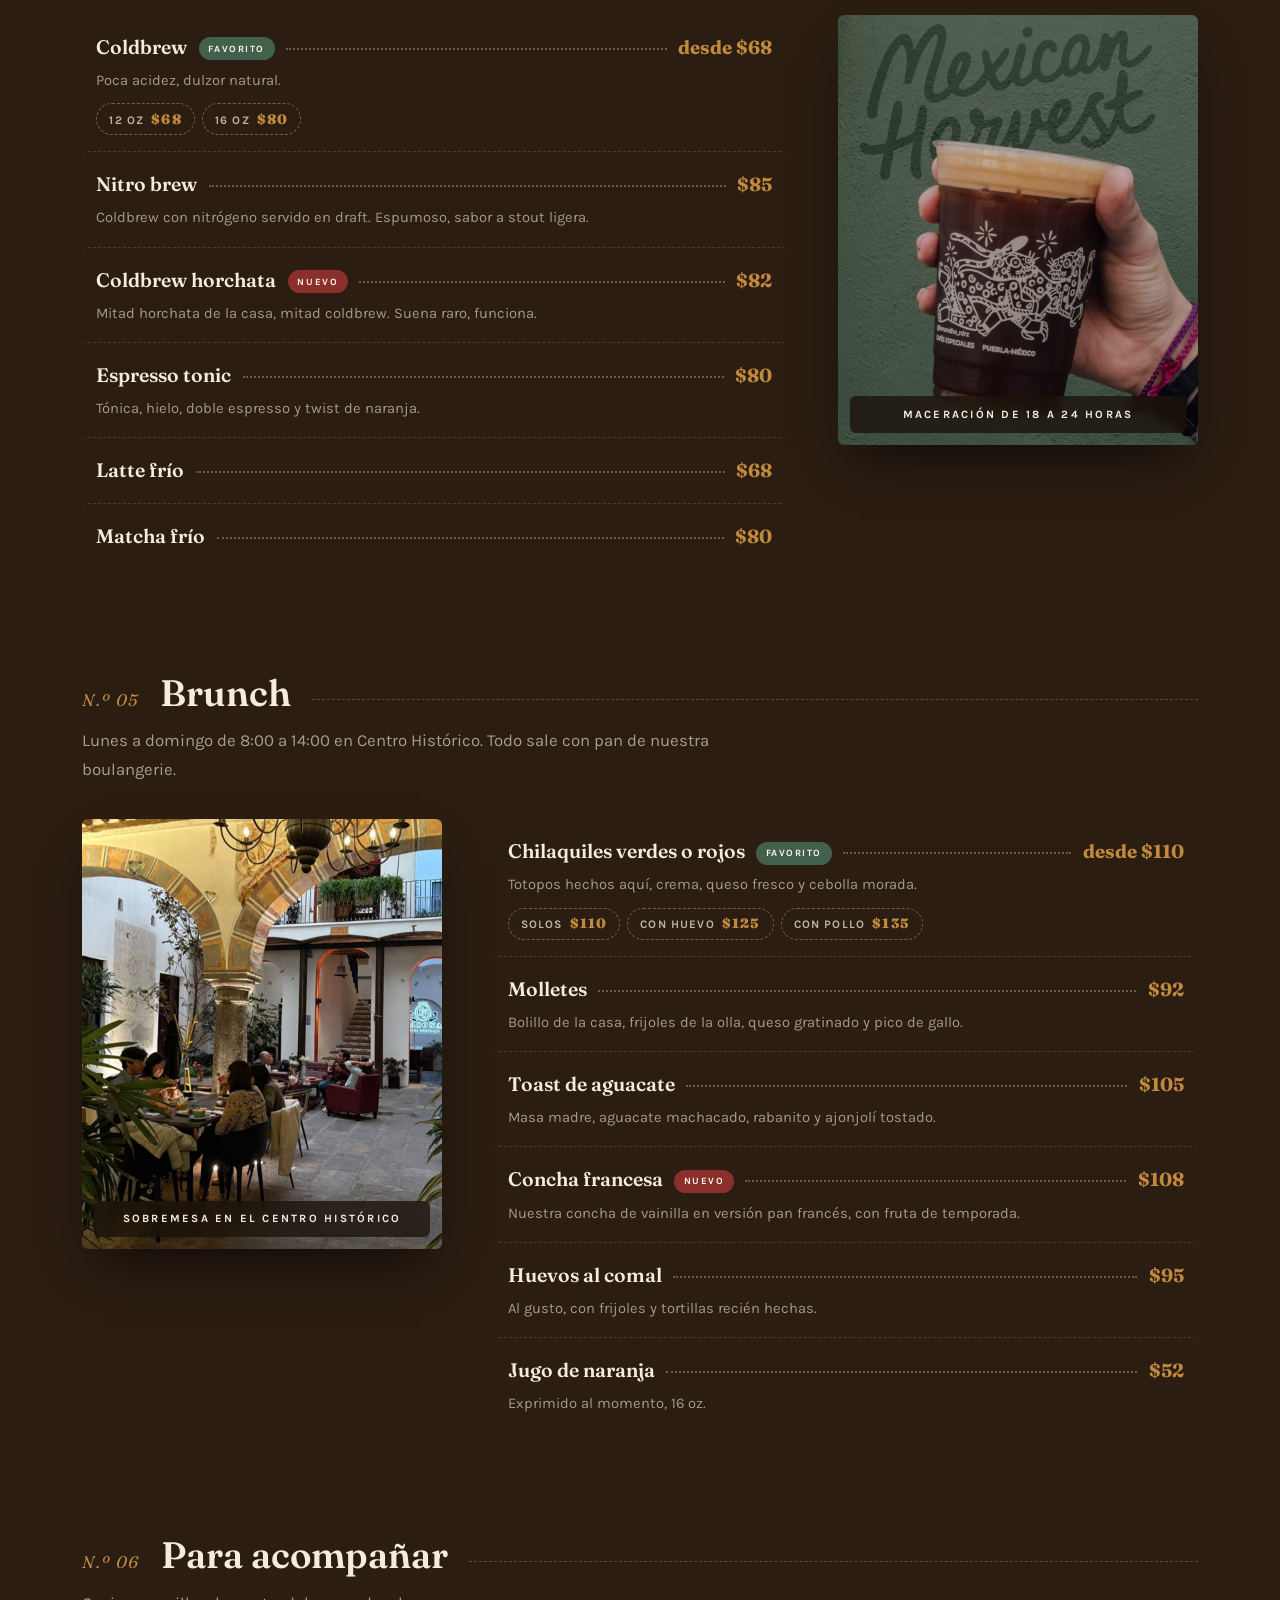
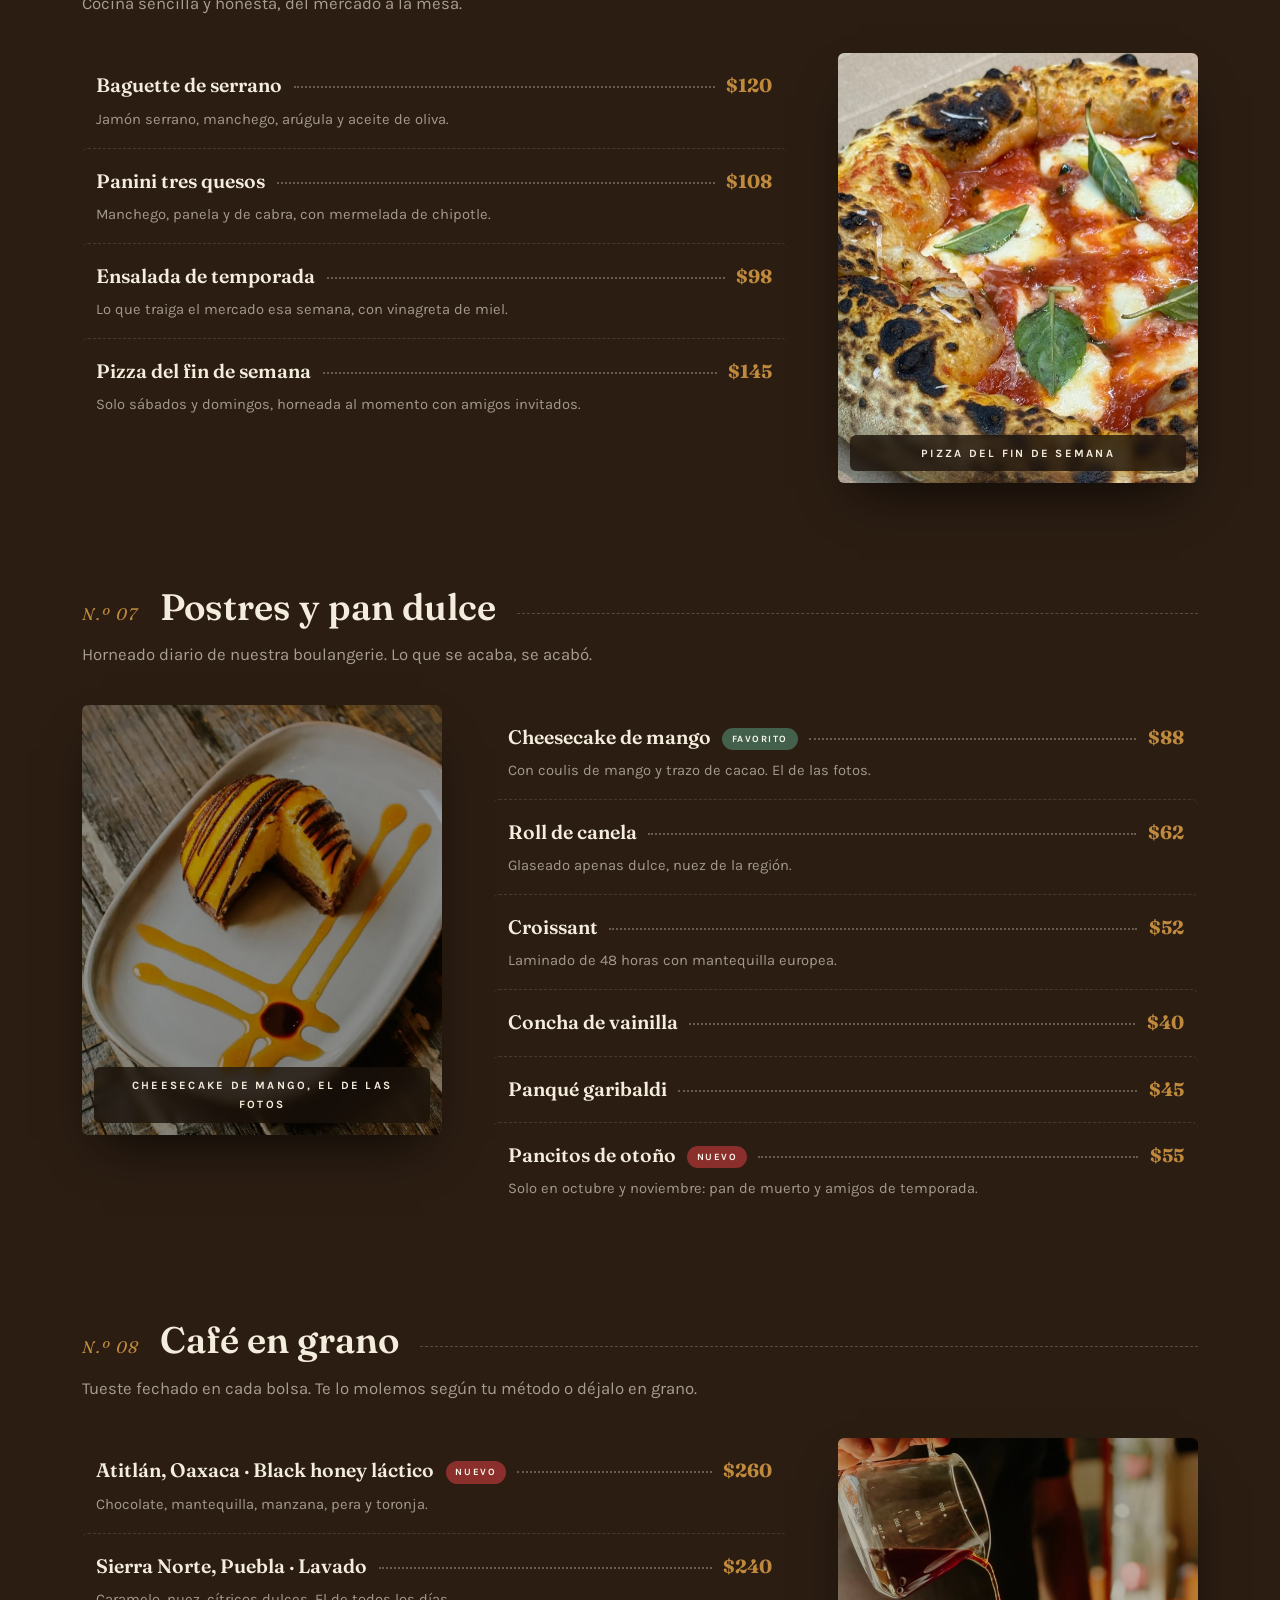
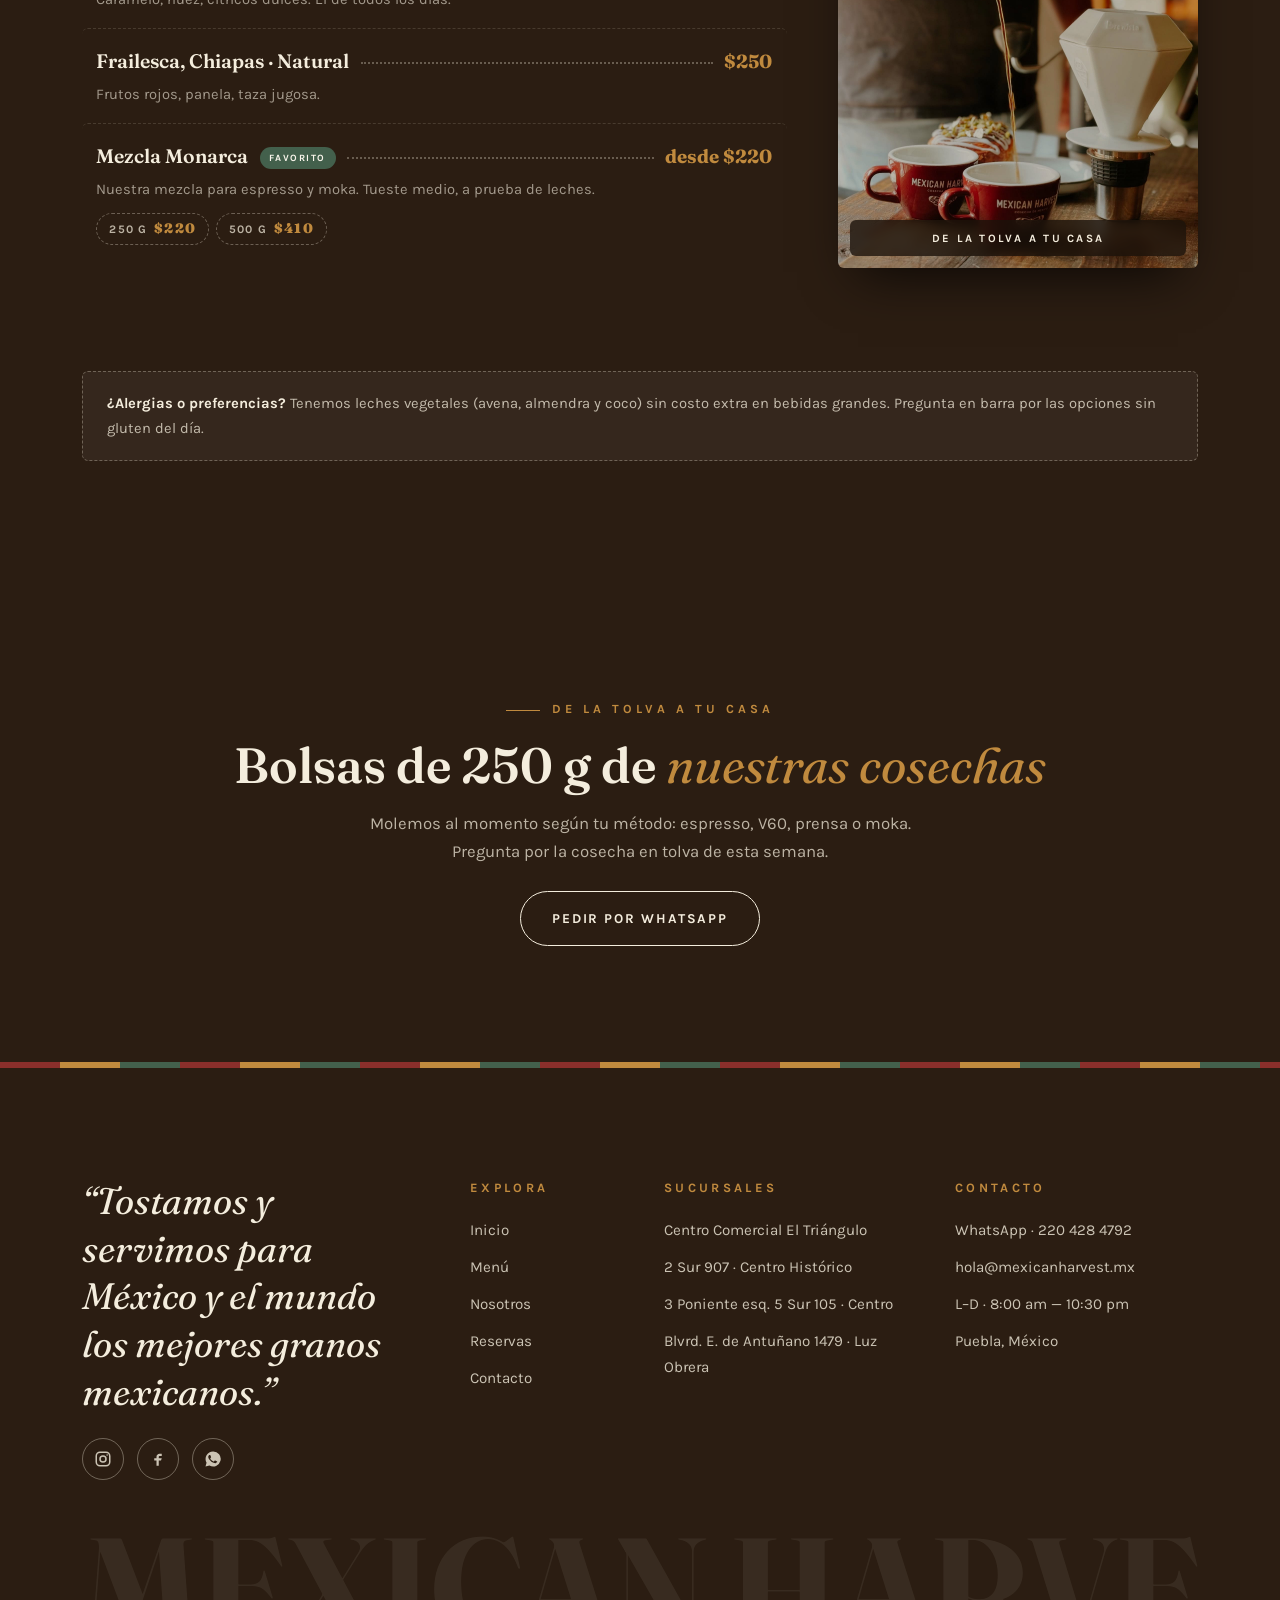
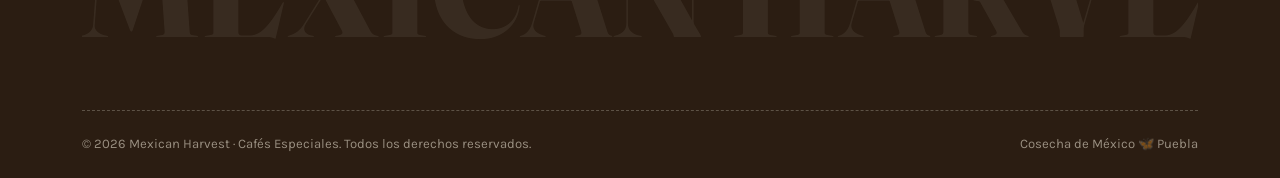
<file: menu.html>
<!DOCTYPE html>
<html lang="es-MX">
<head>
  <meta charset="UTF-8">
  <meta name="viewport" content="width=device-width, initial-scale=1.0">
  <title>Menú | Mexican Harvest · Cafés Especiales</title>
  <meta name="description" content="Carta de Mexican Harvest: café de especialidad, métodos de extracción, coldbrew y nitro brew, brunch, alimentos, postres y café en grano mexicano.">
  <link rel="canonical" href="https://www.mexicanharvest.mx/menu.html">

  <meta property="og:type" content="website">
  <meta property="og:locale" content="es_MX">
  <meta property="og:title" content="Menú | Mexican Harvest">
  <meta property="og:description" content="Café de especialidad, brunch, postres y grano mexicano en Puebla.">
  <meta property="og:image" content="assets/images/metodo-goteo-origami.jpg">

  <link rel="icon" type="image/svg+xml" href="assets/icons/favicon.svg">
  <link rel="manifest" href="manifest.webmanifest">
  <meta name="theme-color" content="#8a2f2b">

  <link rel="preconnect" href="https://fonts.googleapis.com">
  <link rel="preconnect" href="https://fonts.gstatic.com" crossorigin>
  <link href="https://fonts.googleapis.com/css2?family=Fraunces:ital,opsz,wght@0,9..144,400..700;1,9..144,400..700&family=Karla:wght@400;500;700&display=swap" rel="stylesheet">

  <link rel="stylesheet" href="css/bootstrap.min.css">
  <link rel="stylesheet" href="css/variables.css">
  <link rel="stylesheet" href="css/global.css">
  <link rel="stylesheet" href="css/navbar.css">
  <link rel="stylesheet" href="css/cards.css">
  <link rel="stylesheet" href="css/menu.css">
  <link rel="stylesheet" href="css/forms.css">
  <link rel="stylesheet" href="css/footer.css">
  <link rel="stylesheet" href="css/responsive.css">
</head>
<body>

  <!-- ====== Navegación ====== -->
  <header class="barra-navegacion">
    <p class="cintillo-superior mb-0">Lunes a domingo · 8:00 am — 10:30 pm · <span>Top 50 The Best Coffee Shops México 2025</span></p>
    <nav class="navbar navbar-expand-lg container" aria-label="Navegación principal">
      <a class="marca-logo navbar-brand" href="index.html" aria-label="Mexican Harvest, ir al inicio">
        <svg viewBox="0 0 64 48" aria-hidden="true" fill="none" stroke="currentColor" stroke-width="2.4" stroke-linecap="round" stroke-linejoin="round">
          <path d="M32 10v30"/><path d="M32 10c-3-4-5-6-8-8M32 10c3-4 5-6 8-8"/>
          <path d="M31 16C21 6 7 6 5 13c-2 7 10 15 26 11z"/><path d="M33 16c10-10 24-10 26-3 2 7-10 15-26 11z"/>
          <path d="M31 31c-8-2-16 2-14 7 1 5 10 3 14-3z"/><path d="M33 31c8-2 16 2 14 7-1 5-10 3-14-3z"/>
        </svg>
        <span class="marca-texto">
          <span class="marca-nombre">Mexican Harvest</span>
          <span class="marca-lema">Cosecha de México</span>
        </span>
      </a>
      <button class="navbar-toggler" type="button" data-bs-toggle="collapse" data-bs-target="#menu-navegacion" aria-controls="menu-navegacion" aria-expanded="false" aria-label="Abrir menú de navegación">
        <span class="navbar-toggler-icon"></span>
      </button>
      <div class="collapse navbar-collapse justify-content-end" id="menu-navegacion">
        <ul class="navbar-nav align-items-lg-center">
          <li class="nav-item"><a class="nav-link" href="index.html">Inicio</a></li>
          <li class="nav-item"><a class="nav-link" href="menu.html">Menú</a></li>
          <li class="nav-item"><a class="nav-link" href="nosotros.html">Nosotros</a></li>
          <li class="nav-item"><a class="nav-link" href="contacto.html">Contacto</a></li>
          <li class="nav-item"><a class="boton-carta-pdf" href="assets/carta-mexican-harvest.pdf" download="Carta-Mexican-Harvest.pdf" aria-label="Descargar la carta en PDF">DESCARGAR MENÚ <svg viewBox="0 0 24 24" fill="none" stroke="currentColor" stroke-width="2.2" stroke-linecap="round" stroke-linejoin="round" aria-hidden="true"><path d="M12 3v11M7 10l5 5 5-5"/><path d="M4 19h16"/></svg></a></li>
          <li class="nav-item"><a class="boton boton-vino boton-reservar-nav" href="reservas.html">Reservar mesa</a></li>
        </ul>
      </div>
    </nav>
  </header>

  <main>
    <!-- ====== Cabecera ====== -->
    <section class="cabecera-pagina cabecera-oscura" style="background-image: url('assets/images/metodo-goteo-origami.jpg');">
      <div class="container">
        <p class="miga revelar"><a href="index.html">Inicio</a> · Menú</p>
        <h1 class="titulo-pagina revelar">La carta de la <em style="font-style: italic; color: var(--color-miel); font-weight: 400;">casa</em></h1>
        <p class="texto-suave mx-auto revelar revelar-retraso-1" style="max-width: 36rem;">
          Todo empieza en el grano: cosechas mexicanas de temporada, tostadas en casa.
          Precios en pesos mexicanos.
        </p>
      </div>
    </section>

    <!-- ====== Menú dinámico ====== -->
    <nav class="navegacion-menu" id="navegacion-menu" aria-label="Ir a una categoría del menú">
      <div class="container">
        <div class="pista-navegacion"></div>
      </div>
    </nav>

    <section class="seccion pt-0 seccion-carta" aria-label="Carta completa">
      <div class="container">
        <div id="contenedor-menu" aria-live="polite">
          <p class="text-center" style="color: rgba(244,237,221,0.7);">Cargando la carta…</p>
        </div>

        <div class="nota-menu revelar">
          <strong>¿Alergias o preferencias?</strong> Tenemos leches vegetales (avena, almendra
          y coco) sin costo extra en bebidas grandes. Pregunta en barra por las opciones sin
          gluten del día.
        </div>
      </div>
    </section>

    <!-- ====== Banda de grano ====== -->
    <section class="seccion seccion-tinta" aria-labelledby="titulo-grano-banda">
      <div class="container text-center">
        <p class="etiqueta justify-content-center revelar">De la tolva a tu casa</p>
        <h2 class="titulo-seccion revelar" id="titulo-grano-banda">Bolsas de 250 g de <em>nuestras cosechas</em></h2>
        <p class="texto-suave mx-auto mb-4 revelar" style="max-width: 34rem;">
          Molemos al momento según tu método: espresso, V60, prensa o moka.
          Pregunta por la cosecha en tolva de esta semana.
        </p>
        <a class="boton boton-contorno revelar" href="https://wa.me/522204284792?text=Hola%20%F0%9F%A6%8B%20quiero%20pedir%20caf%C3%A9%20en%20grano" target="_blank" rel="noopener">Pedir por WhatsApp</a>
      </div>
    </section>
  </main>

  <!-- ====== Pie de página ====== -->
  <footer class="pie-pagina">
    <div class="container">
      <div class="row g-5">
        <div class="col-lg-4">
          <p class="lema-pie">“Tostamos y servimos para México y el mundo los mejores granos mexicanos.”</p>
          <div class="redes-pie">
            <a href="https://www.instagram.com/mexican.harvest/" target="_blank" rel="noopener" aria-label="Instagram de Mexican Harvest">
              <svg viewBox="0 0 24 24" fill="none" stroke="currentColor" stroke-width="2"><rect x="3" y="3" width="18" height="18" rx="5"/><circle cx="12" cy="12" r="4"/><circle cx="17.5" cy="6.5" r="1" fill="currentColor" stroke="none"/></svg>
            </a>
            <a href="https://www.facebook.com/MexicanHarvest" target="_blank" rel="noopener" aria-label="Facebook de Mexican Harvest">
              <svg viewBox="0 0 24 24" fill="currentColor"><path d="M14 8h3V5h-3c-2.2 0-4 1.8-4 4v2H7v3h3v7h3v-7h3l1-3h-4V9c0-.6.4-1 1-1z"/></svg>
            </a>
            <a href="https://wa.me/522204284792" target="_blank" rel="noopener" aria-label="WhatsApp de Mexican Harvest">
              <svg viewBox="0 0 24 24" fill="currentColor"><path d="M12 2a10 10 0 0 0-8.6 15L2 22l5.2-1.4A10 10 0 1 0 12 2zm5.3 14.1c-.2.7-1.3 1.3-1.9 1.4-.5.1-1.1.1-1.8-.1-.4-.1-1-.3-1.7-.6-2.9-1.3-4.8-4.2-5-4.4-.1-.2-1.2-1.6-1.2-3s.7-2.1 1-2.4c.2-.3.5-.3.7-.3h.5c.2 0 .4 0 .6.4l.9 2.1c.1.2.1.4 0 .6l-.4.6-.5.6c-.2.2-.3.4-.1.7.2.3.8 1.3 1.7 2.1 1.2 1.1 2.2 1.4 2.5 1.6.3.1.5.1.7-.1l1-1.2c.2-.3.4-.2.7-.1l2 .9c.3.2.5.3.6.4 0 .2 0 .6-.2 1.2z"/></svg>
            </a>
          </div>
        </div>
        <div class="col-6 col-lg-2">
          <p class="titulo-columna">Explora</p>
          <ul>
            <li><a href="index.html">Inicio</a></li>
            <li><a href="menu.html">Menú</a></li>
            <li><a href="nosotros.html">Nosotros</a></li>
            <li><a href="reservas.html">Reservas</a></li>
            <li><a href="contacto.html">Contacto</a></li>
          </ul>
        </div>
        <div class="col-6 col-lg-3">
          <p class="titulo-columna">Sucursales</p>
          <ul>
            <li>Centro Comercial El Triángulo</li>
            <li>2 Sur 907 · Centro Histórico</li>
            <li>3 Poniente esq. 5 Sur 105 · Centro</li>
            <li>Blvrd. E. de Antuñano 1479 · Luz Obrera</li>
          </ul>
        </div>
        <div class="col-lg-3">
          <p class="titulo-columna">Contacto</p>
          <ul>
            <li><a href="https://wa.me/522204284792" target="_blank" rel="noopener">WhatsApp · 220 428 4792</a></li>
            <li><a href="mailto:hola@mexicanharvest.mx">hola@mexicanharvest.mx</a></li>
            <li>L–D · 8:00 am — 10:30 pm</li>
            <li>Puebla, México</li>
          </ul>
        </div>
      </div>

      <div class="marca-agua-pie" aria-hidden="true"><span>MEXICAN HARVEST</span></div>

      <div class="linea-final">
        <p class="mb-0">© <span data-anio-actual>2026</span> Mexican Harvest · Cafés Especiales. Todos los derechos reservados.</p>
        <p class="mb-0">Cosecha de México 🦋 Puebla</p>
      </div>
    </div>
  </footer>

  <button type="button" class="volver-arriba" aria-label="Volver arriba">
    <svg width="18" height="18" viewBox="0 0 24 24" fill="none" stroke="currentColor" stroke-width="2.4" stroke-linecap="round" stroke-linejoin="round"><path d="M12 19V5M5 12l7-7 7 7"/></svg>
  </button>
  <a class="boton-whatsapp" href="https://wa.me/522204284792?text=Hola%20Mexican%20Harvest%20%F0%9F%A6%8B" target="_blank" rel="noopener" aria-label="Escribir por WhatsApp">
    <svg width="26" height="26" viewBox="0 0 24 24" fill="currentColor"><path d="M12 2a10 10 0 0 0-8.6 15L2 22l5.2-1.4A10 10 0 1 0 12 2zm5.3 14.1c-.2.7-1.3 1.3-1.9 1.4-.5.1-1.1.1-1.8-.1-.4-.1-1-.3-1.7-.6-2.9-1.3-4.8-4.2-5-4.4-.1-.2-1.2-1.6-1.2-3s.7-2.1 1-2.4c.2-.3.5-.3.7-.3h.5c.2 0 .4 0 .6.4l.9 2.1c.1.2.1.4 0 .6l-.4.6-.5.6c-.2.2-.3.4-.1.7.2.3.8 1.3 1.7 2.1 1.2 1.1 2.2 1.4 2.5 1.6.3.1.5.1.7-.1l1-1.2c.2-.3.4-.2.7-.1l2 .9c.3.2.5.3.6.4 0 .2 0 .6-.2 1.2z"/></svg>
  </a>

  <script src="js/bootstrap.bundle.min.js"></script>
  <script src="js/main.js"></script>
  <script src="js/navbar.js"></script>
  <script src="js/animations.js"></script>
  <script src="data/menu-datos.js"></script>
  <script src="js/menu.js"></script>
</body>
</html>
</file>
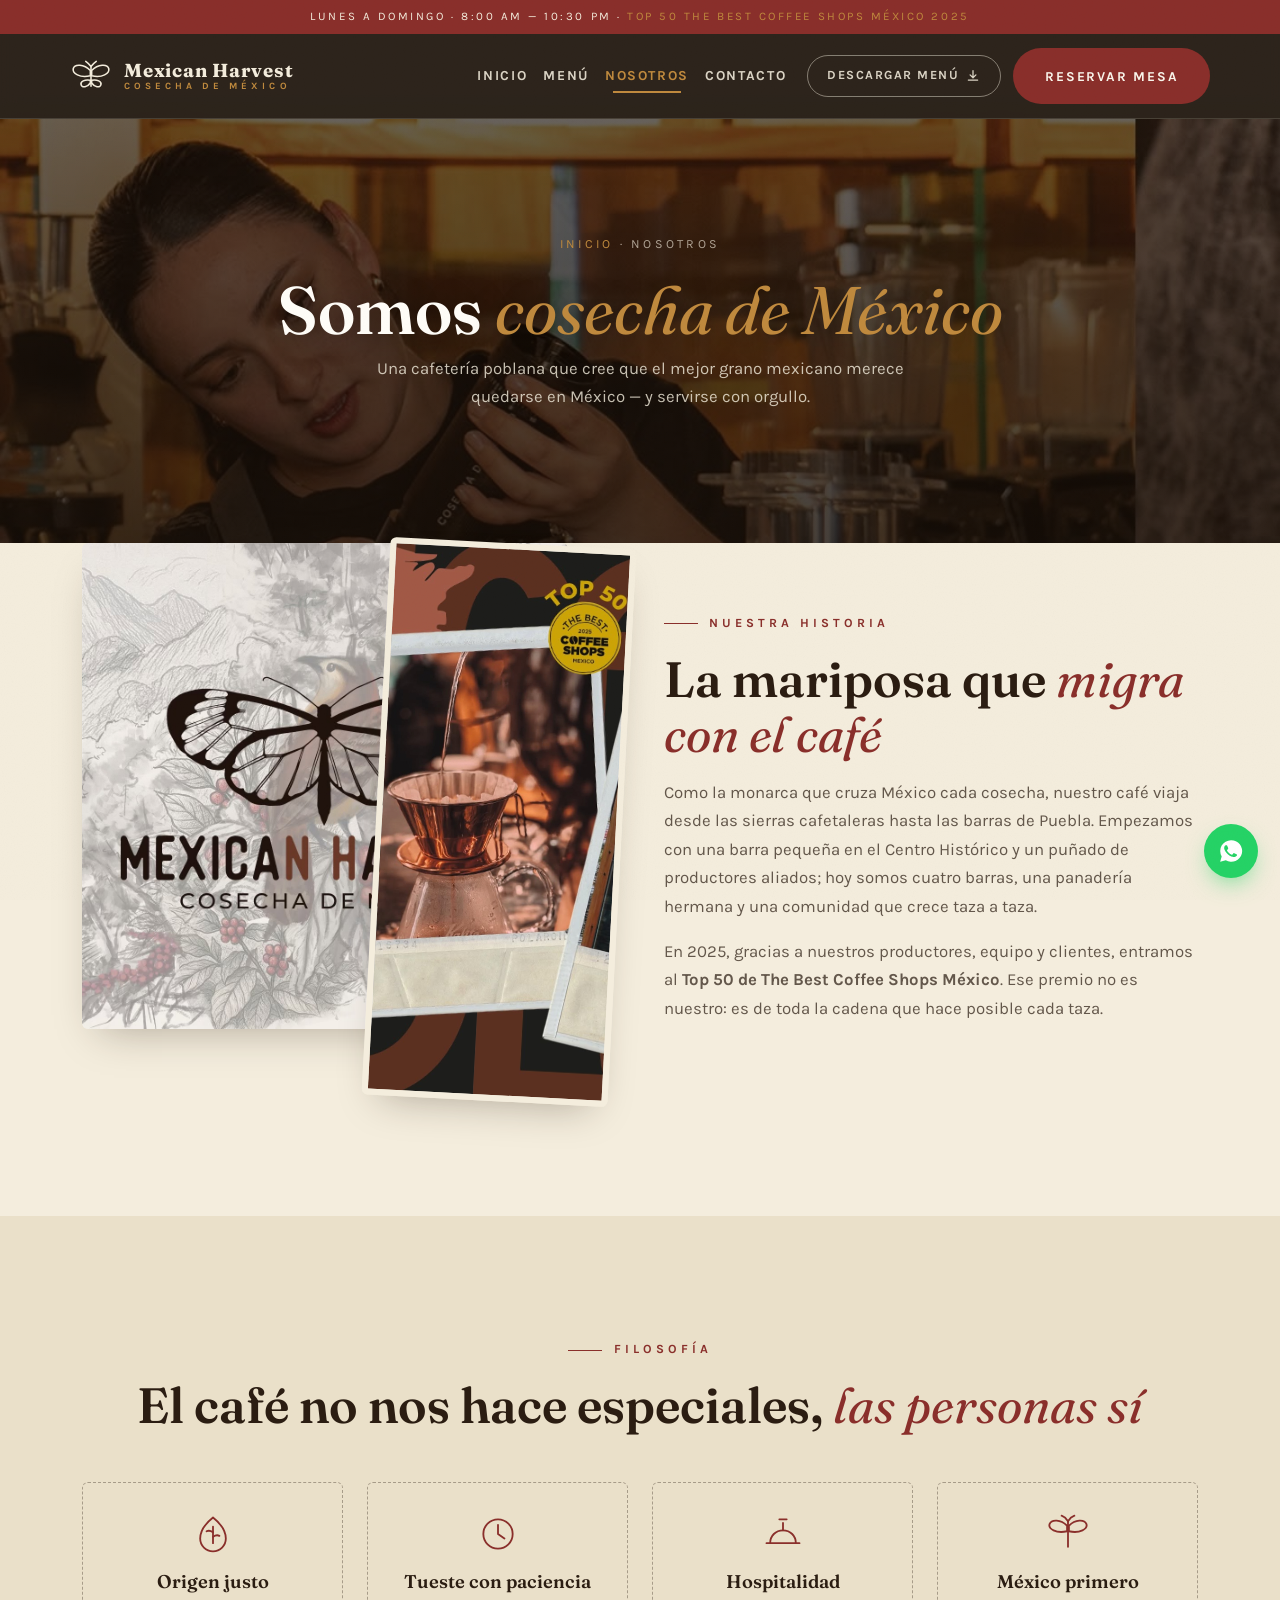
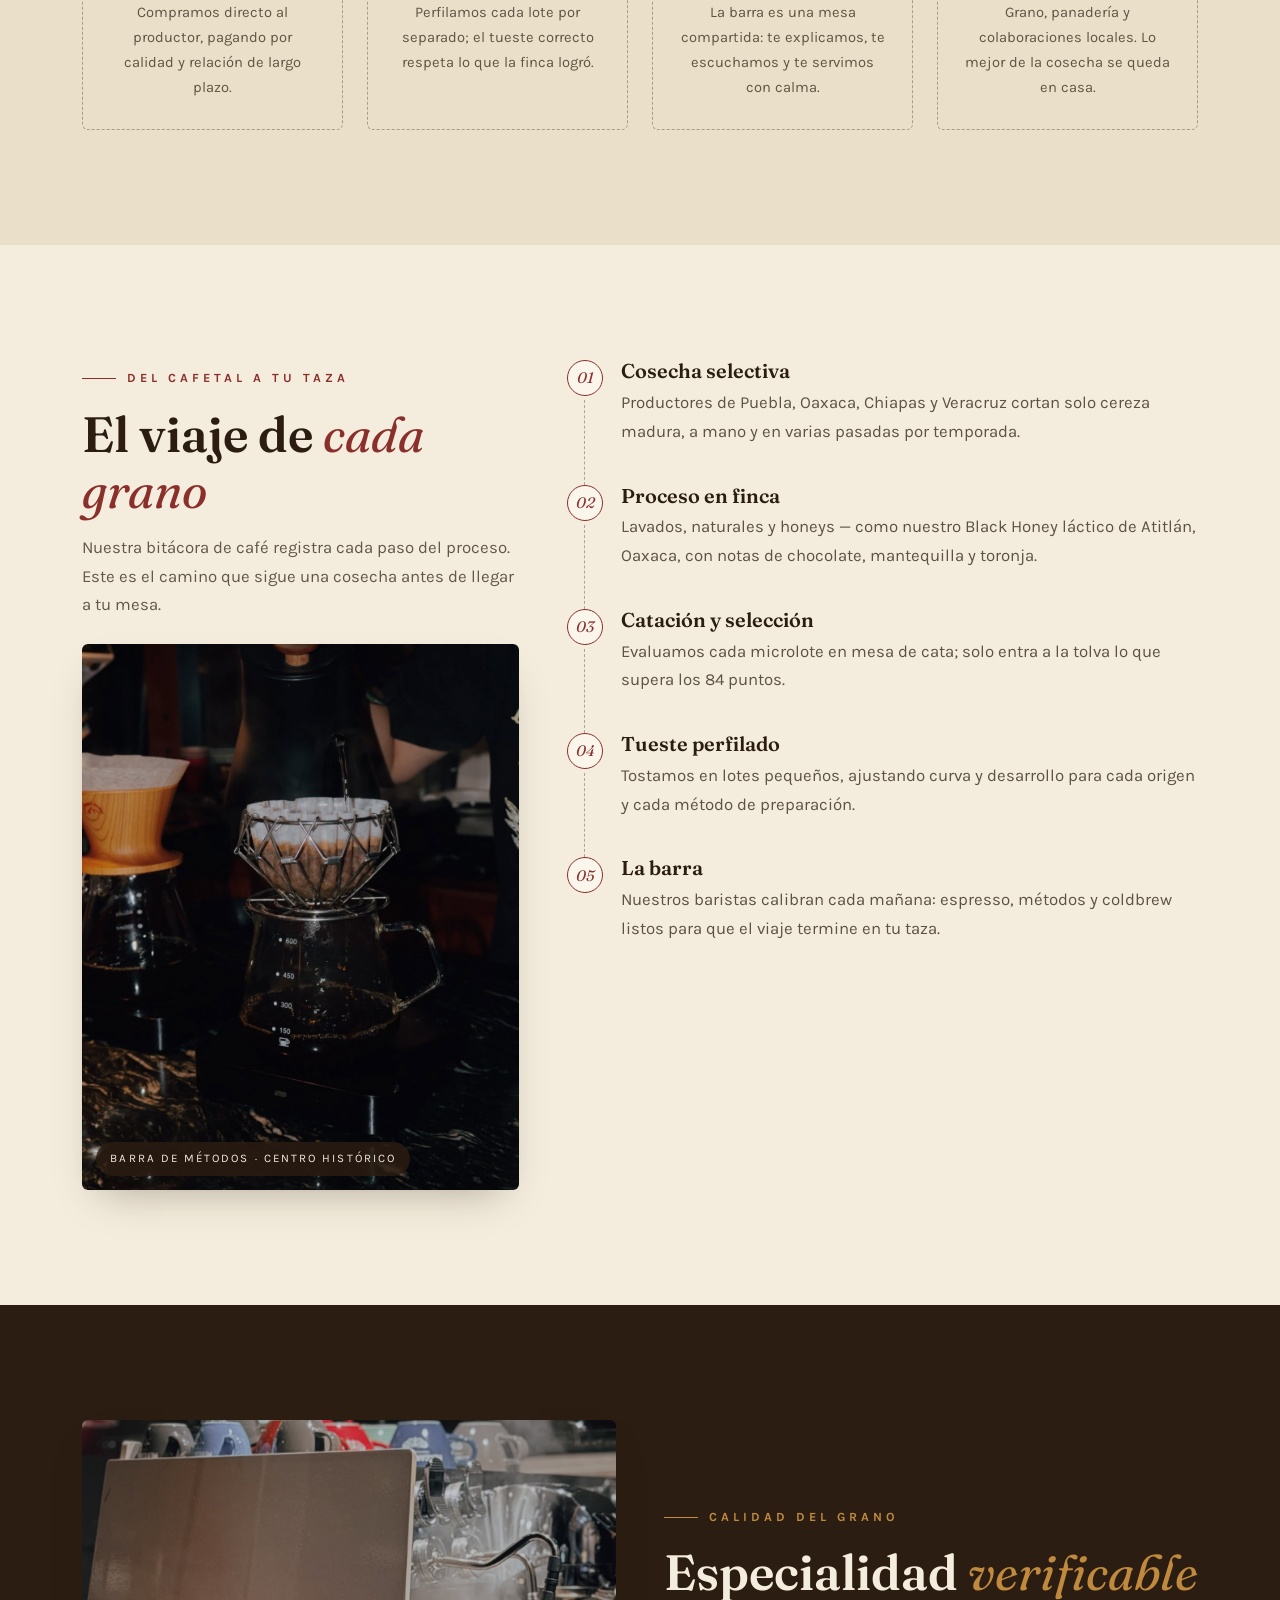
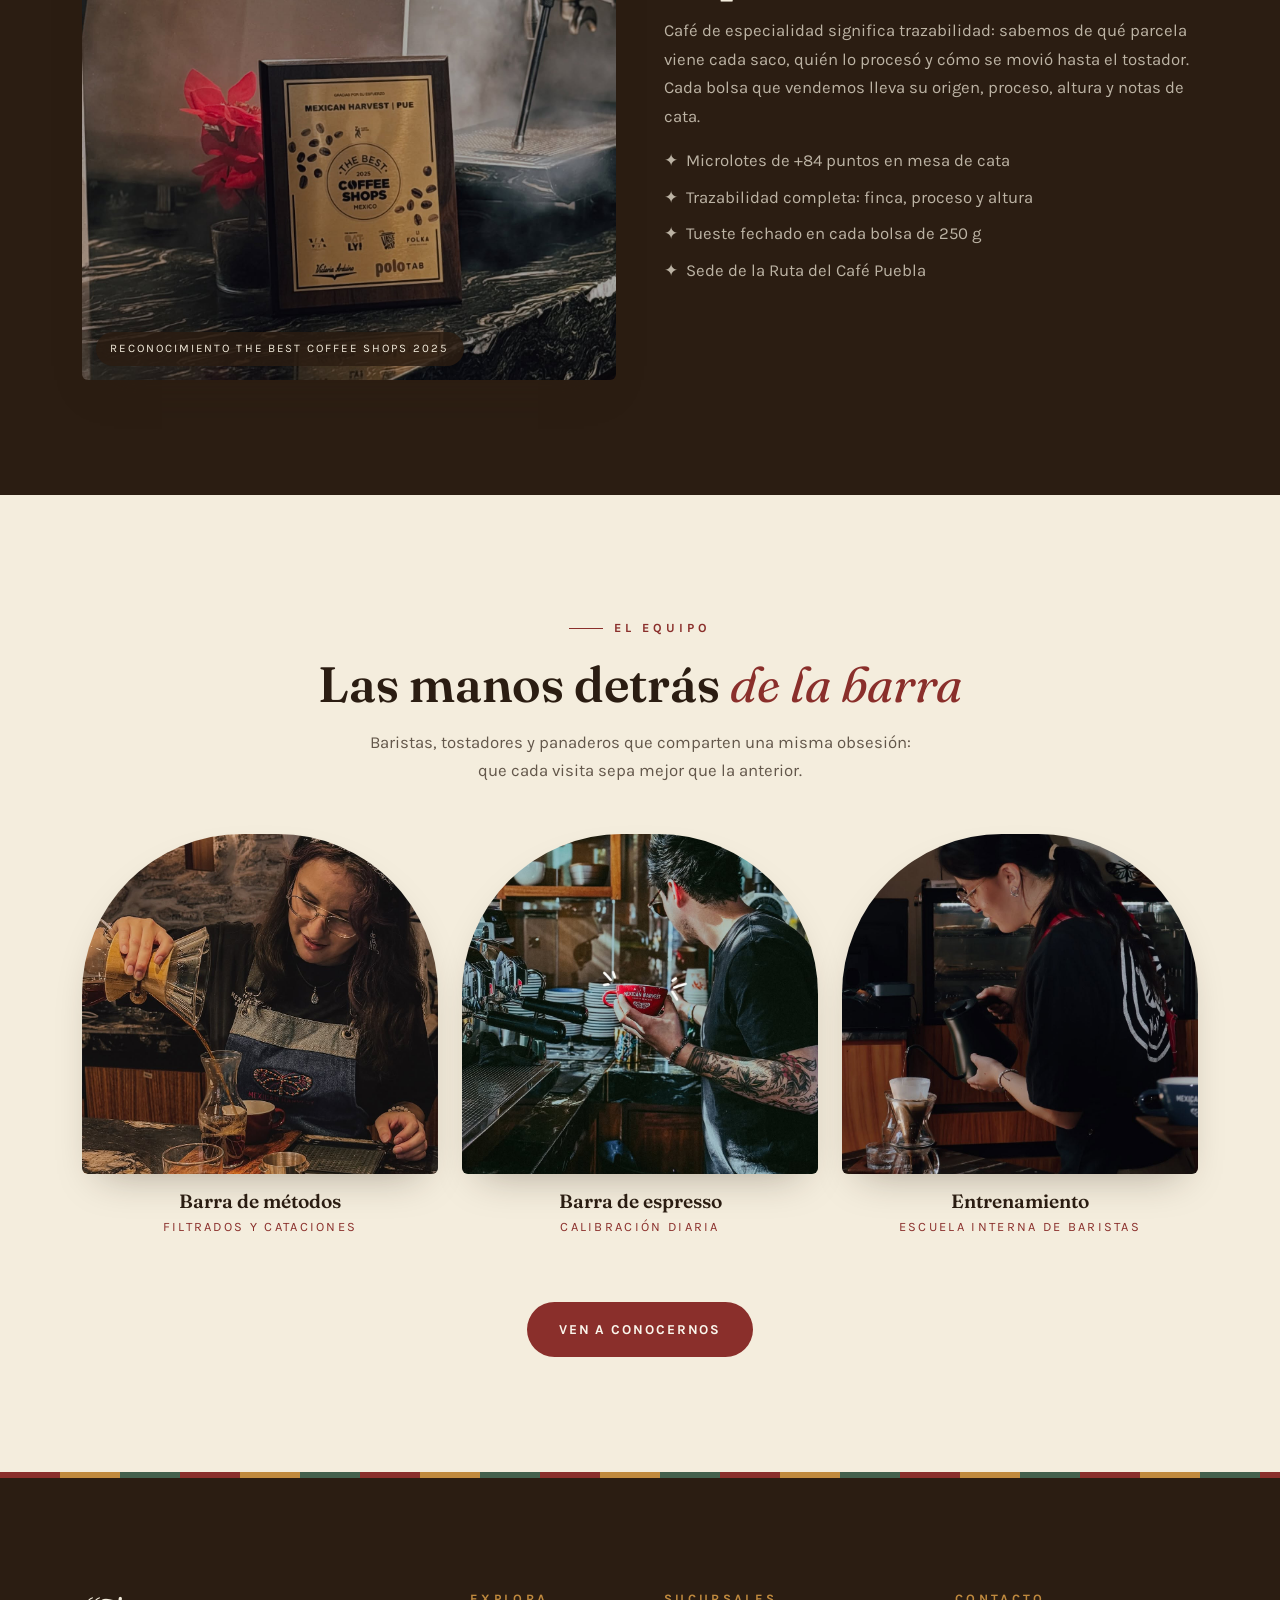
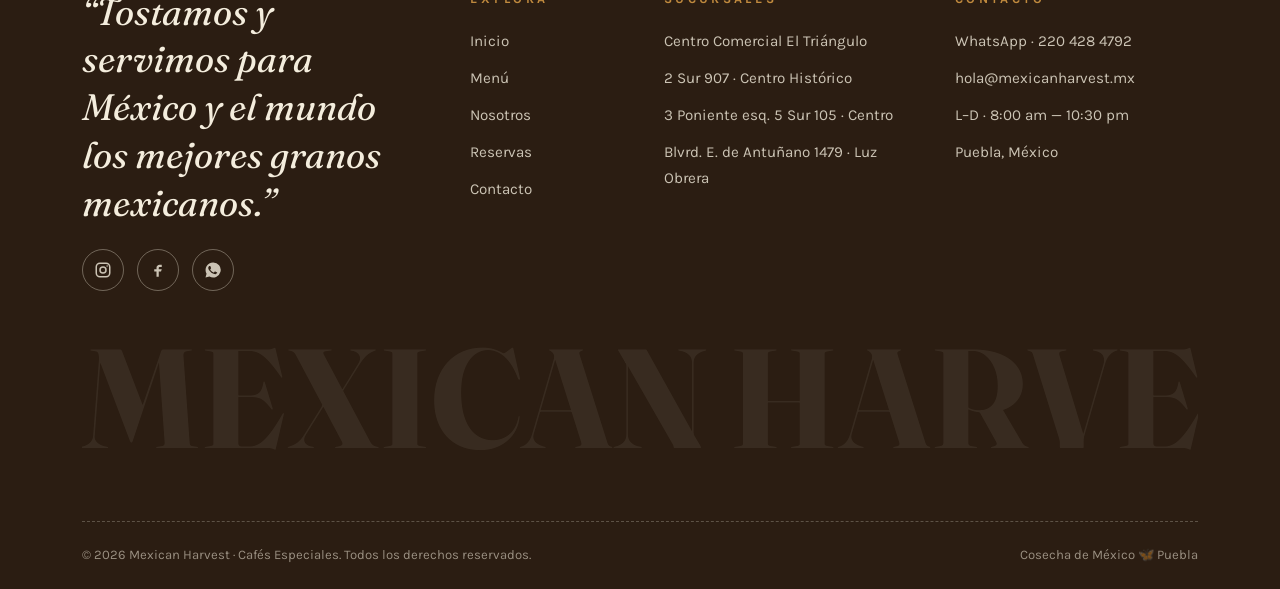
<file: nosotros.html>
<!DOCTYPE html>
<html lang="es-MX">
<head>
  <meta charset="UTF-8">
  <meta name="viewport" content="width=device-width, initial-scale=1.0">
  <title>Nosotros | Mexican Harvest · Cafés Especiales</title>
  <meta name="description" content="Conoce la historia, filosofía y valores de Mexican Harvest: cafetería de especialidad poblana que trabaja directo con productores mexicanos.">
  <link rel="canonical" href="https://www.mexicanharvest.mx/nosotros.html">

  <meta property="og:type" content="website">
  <meta property="og:locale" content="es_MX">
  <meta property="og:title" content="Nosotros | Mexican Harvest">
  <meta property="og:description" content="Del productor a tu taza: la historia y filosofía de Mexican Harvest.">
  <meta property="og:image" content="assets/images/equipo-baristas.jpg">

  <link rel="icon" type="image/svg+xml" href="assets/icons/favicon.svg">
  <link rel="manifest" href="manifest.webmanifest">
  <meta name="theme-color" content="#8a2f2b">

  <link rel="preconnect" href="https://fonts.googleapis.com">
  <link rel="preconnect" href="https://fonts.gstatic.com" crossorigin>
  <link href="https://fonts.googleapis.com/css2?family=Fraunces:ital,opsz,wght@0,9..144,400..700;1,9..144,400..700&family=Karla:wght@400;500;700&display=swap" rel="stylesheet">

  <link rel="stylesheet" href="css/bootstrap.min.css">
  <link rel="stylesheet" href="css/variables.css">
  <link rel="stylesheet" href="css/global.css">
  <link rel="stylesheet" href="css/navbar.css">
  <link rel="stylesheet" href="css/cards.css">
  <link rel="stylesheet" href="css/menu.css">
  <link rel="stylesheet" href="css/footer.css">
  <link rel="stylesheet" href="css/responsive.css">
</head>
<body>

  <!-- ====== Navegación ====== -->
  <header class="barra-navegacion">
    <p class="cintillo-superior mb-0">Lunes a domingo · 8:00 am — 10:30 pm · <span>Top 50 The Best Coffee Shops México 2025</span></p>
    <nav class="navbar navbar-expand-lg container" aria-label="Navegación principal">
      <a class="marca-logo navbar-brand" href="index.html" aria-label="Mexican Harvest, ir al inicio">
        <svg viewBox="0 0 64 48" aria-hidden="true" fill="none" stroke="currentColor" stroke-width="2.4" stroke-linecap="round" stroke-linejoin="round">
          <path d="M32 10v30"/><path d="M32 10c-3-4-5-6-8-8M32 10c3-4 5-6 8-8"/>
          <path d="M31 16C21 6 7 6 5 13c-2 7 10 15 26 11z"/><path d="M33 16c10-10 24-10 26-3 2 7-10 15-26 11z"/>
          <path d="M31 31c-8-2-16 2-14 7 1 5 10 3 14-3z"/><path d="M33 31c8-2 16 2 14 7-1 5-10 3-14-3z"/>
        </svg>
        <span class="marca-texto">
          <span class="marca-nombre">Mexican Harvest</span>
          <span class="marca-lema">Cosecha de México</span>
        </span>
      </a>
      <button class="navbar-toggler" type="button" data-bs-toggle="collapse" data-bs-target="#menu-navegacion" aria-controls="menu-navegacion" aria-expanded="false" aria-label="Abrir menú de navegación">
        <span class="navbar-toggler-icon"></span>
      </button>
      <div class="collapse navbar-collapse justify-content-end" id="menu-navegacion">
        <ul class="navbar-nav align-items-lg-center">
          <li class="nav-item"><a class="nav-link" href="index.html">Inicio</a></li>
          <li class="nav-item"><a class="nav-link" href="menu.html">Menú</a></li>
          <li class="nav-item"><a class="nav-link" href="nosotros.html">Nosotros</a></li>
          <li class="nav-item"><a class="nav-link" href="contacto.html">Contacto</a></li>
          <li class="nav-item"><a class="boton-carta-pdf" href="assets/carta-mexican-harvest.pdf" download="Carta-Mexican-Harvest.pdf" aria-label="Descargar la carta en PDF">DESCARGAR MENÚ <svg viewBox="0 0 24 24" fill="none" stroke="currentColor" stroke-width="2.2" stroke-linecap="round" stroke-linejoin="round" aria-hidden="true"><path d="M12 3v11M7 10l5 5 5-5"/><path d="M4 19h16"/></svg></a></li>
          <li class="nav-item"><a class="boton boton-vino boton-reservar-nav" href="reservas.html">Reservar mesa</a></li>
        </ul>
      </div>
    </nav>
  </header>

  <main>
    <!-- ====== Cabecera ====== -->
    <section class="cabecera-pagina cabecera-oscura" style="background-image: url('assets/images/equipo-baristas.jpg');">
      <div class="container">
        <p class="miga revelar"><a href="index.html">Inicio</a> · Nosotros</p>
        <h1 class="titulo-pagina revelar">Somos <em style="font-style: italic; color: var(--color-miel); font-weight: 400;">cosecha de México</em></h1>
        <p class="texto-suave mx-auto revelar revelar-retraso-1" style="max-width: 36rem;">
          Una cafetería poblana que cree que el mejor grano mexicano
          merece quedarse en México — y servirse con orgullo.
        </p>
      </div>
    </section>

    <!-- ====== Historia ====== -->
    <section class="seccion pt-0" aria-labelledby="titulo-historia-nosotros">
      <div class="container">
        <div class="row align-items-center g-5">
          <div class="col-lg-6">
            <figure class="figura-editorial figura-doble revelar">
              <img src="assets/logos/logo-mexican-harvest.jpg" alt="Ilustración del logotipo de Mexican Harvest: mariposa sobre un paisaje cafetalero dibujado a mano" loading="lazy" width="800" height="800">
              <img class="foto-secundaria" src="assets/images/fachada-centro-historico.jpg" alt="Fachada de la barra del Centro Histórico" loading="lazy" width="400" height="500">
            </figure>
          </div>
          <div class="col-lg-6">
            <p class="etiqueta revelar">Nuestra historia</p>
            <h2 class="titulo-seccion revelar" id="titulo-historia-nosotros">La mariposa que <em>migra con el café</em></h2>
            <p class="texto-suave revelar revelar-retraso-1">
              Como la monarca que cruza México cada cosecha, nuestro café viaja desde las
              sierras cafetaleras hasta las barras de Puebla. Empezamos con una barra
              pequeña en el Centro Histórico y un puñado de productores aliados; hoy somos
              cuatro barras, una panadería hermana y una comunidad que crece taza a taza.
            </p>
            <p class="texto-suave revelar revelar-retraso-1">
              En 2025, gracias a nuestros productores, equipo y clientes, entramos al
              <strong>Top 50 de The Best Coffee Shops México</strong>. Ese premio no es
              nuestro: es de toda la cadena que hace posible cada taza.
            </p>
          </div>
        </div>
      </div>
    </section>

    <!-- ====== Filosofía y valores ====== -->
    <section class="seccion seccion-crema-oscuro" aria-labelledby="titulo-valores">
      <div class="container">
        <div class="text-center mb-5">
          <p class="etiqueta justify-content-center revelar">Filosofía</p>
          <h2 class="titulo-seccion revelar" id="titulo-valores">El café no nos hace especiales, <em>las personas sí</em></h2>
        </div>

        <div class="row g-4">
          <div class="col-md-6 col-xl-3">
            <article class="tarjeta-valor revelar">
              <svg viewBox="0 0 48 48" fill="none" stroke="currentColor" stroke-width="2" stroke-linecap="round" stroke-linejoin="round" aria-hidden="true"><path d="M24 6C14 14 10 22 10 29a14 14 0 0 0 28 0c0-7-4-15-14-23z"/><path d="M24 16v18"/><path d="M24 22c-3-2-5-2-7-1M24 27c3-2 5-2 7-1"/></svg>
              <h3>Origen justo</h3>
              <p>Compramos directo al productor, pagando por calidad y relación de largo plazo.</p>
            </article>
          </div>
          <div class="col-md-6 col-xl-3">
            <article class="tarjeta-valor revelar revelar-retraso-1">
              <svg viewBox="0 0 48 48" fill="none" stroke="currentColor" stroke-width="2" stroke-linecap="round" stroke-linejoin="round" aria-hidden="true"><circle cx="24" cy="24" r="16"/><path d="M24 14v10l7 5"/></svg>
              <h3>Tueste con paciencia</h3>
              <p>Perfilamos cada lote por separado; el tueste correcto respeta lo que la finca logró.</p>
            </article>
          </div>
          <div class="col-md-6 col-xl-3">
            <article class="tarjeta-valor revelar revelar-retraso-2">
              <svg viewBox="0 0 48 48" fill="none" stroke="currentColor" stroke-width="2" stroke-linecap="round" stroke-linejoin="round" aria-hidden="true"><path d="M10 34c0-8 6-14 14-14s14 6 14 14"/><path d="M6 34h36"/><path d="M24 20v-8M20 8h8"/></svg>
              <h3>Hospitalidad</h3>
              <p>La barra es una mesa compartida: te explicamos, te escuchamos y te servimos con calma.</p>
            </article>
          </div>
          <div class="col-md-6 col-xl-3">
            <article class="tarjeta-valor revelar revelar-retraso-3">
              <svg viewBox="0 0 48 48" fill="none" stroke="currentColor" stroke-width="2" stroke-linecap="round" stroke-linejoin="round" aria-hidden="true"><path d="M24 10v28"/><path d="M24 10c-2-3-4-5-7-6M24 10c2-3 4-5 7-6"/><path d="M23 15C16 8 6 8 4 13s7 11 19 8z"/><path d="M25 15c7-7 17-7 19-2s-7 11-19 8z"/></svg>
              <h3>México primero</h3>
              <p>Grano, panadería y colaboraciones locales. Lo mejor de la cosecha se queda en casa.</p>
            </article>
          </div>
        </div>
      </div>
    </section>

    <!-- ====== Proceso del café ====== -->
    <section class="seccion" aria-labelledby="titulo-proceso">
      <div class="container">
        <div class="row g-5">
          <div class="col-lg-5">
            <p class="etiqueta revelar">Del cafetal a tu taza</p>
            <h2 class="titulo-seccion revelar" id="titulo-proceso">El viaje de <em>cada grano</em></h2>
            <p class="texto-suave revelar revelar-retraso-1">
              Nuestra bitácora de café registra cada paso del proceso. Este es el camino
              que sigue una cosecha antes de llegar a tu mesa.
            </p>
            <figure class="figura-editorial mt-4 revelar revelar-retraso-2">
              <img src="assets/images/metodo-goteo-origami.jpg" alt="Extracción por goteo con dripper origami en la barra" loading="lazy" width="800" height="1000">
              <figcaption>Barra de métodos · Centro Histórico</figcaption>
            </figure>
          </div>
          <div class="col-lg-7">
            <div class="paso-proceso revelar">
              <span class="numero-paso">01</span>
              <h3>Cosecha selectiva</h3>
              <p>Productores de Puebla, Oaxaca, Chiapas y Veracruz cortan solo cereza madura, a mano y en varias pasadas por temporada.</p>
            </div>
            <div class="paso-proceso revelar">
              <span class="numero-paso">02</span>
              <h3>Proceso en finca</h3>
              <p>Lavados, naturales y honeys — como nuestro Black Honey láctico de Atitlán, Oaxaca, con notas de chocolate, mantequilla y toronja.</p>
            </div>
            <div class="paso-proceso revelar">
              <span class="numero-paso">03</span>
              <h3>Catación y selección</h3>
              <p>Evaluamos cada microlote en mesa de cata; solo entra a la tolva lo que supera los 84 puntos.</p>
            </div>
            <div class="paso-proceso revelar">
              <span class="numero-paso">04</span>
              <h3>Tueste perfilado</h3>
              <p>Tostamos en lotes pequeños, ajustando curva y desarrollo para cada origen y cada método de preparación.</p>
            </div>
            <div class="paso-proceso revelar">
              <span class="numero-paso">05</span>
              <h3>La barra</h3>
              <p>Nuestros baristas calibran cada mañana: espresso, métodos y coldbrew listos para que el viaje termine en tu taza.</p>
            </div>
          </div>
        </div>
      </div>
    </section>

    <!-- ====== Calidad del grano ====== -->
    <section class="seccion seccion-tinta" aria-labelledby="titulo-calidad">
      <div class="container">
        <div class="row align-items-center g-5">
          <div class="col-lg-6">
            <figure class="figura-editorial revelar">
              <img src="assets/images/premio-top50.jpg" alt="Placa del Top 50 The Best Coffee Shops México 2025 en la barra" loading="lazy" width="800" height="1000">
              <figcaption>Reconocimiento The Best Coffee Shops 2025</figcaption>
            </figure>
          </div>
          <div class="col-lg-6">
            <p class="etiqueta revelar">Calidad del grano</p>
            <h2 class="titulo-seccion revelar" id="titulo-calidad">Especialidad <em>verificable</em></h2>
            <p class="texto-suave revelar revelar-retraso-1">
              Café de especialidad significa trazabilidad: sabemos de qué parcela viene
              cada saco, quién lo procesó y cómo se movió hasta el tostador. Cada bolsa
              que vendemos lleva su origen, proceso, altura y notas de cata.
            </p>
            <ul class="list-unstyled texto-suave revelar revelar-retraso-2">
              <li class="mb-2">✦ &nbsp;Microlotes de +84 puntos en mesa de cata</li>
              <li class="mb-2">✦ &nbsp;Trazabilidad completa: finca, proceso y altura</li>
              <li class="mb-2">✦ &nbsp;Tueste fechado en cada bolsa de 250 g</li>
              <li>✦ &nbsp;Sede de la Ruta del Café Puebla</li>
            </ul>
          </div>
        </div>
      </div>
    </section>

    <!-- ====== Equipo ====== -->
    <section class="seccion" aria-labelledby="titulo-equipo">
      <div class="container">
        <div class="text-center mb-5">
          <p class="etiqueta justify-content-center revelar">El equipo</p>
          <h2 class="titulo-seccion revelar" id="titulo-equipo">Las manos detrás <em>de la barra</em></h2>
          <p class="texto-suave mx-auto revelar" style="max-width: 34rem;">
            Baristas, tostadores y panaderos que comparten una misma obsesión:
            que cada visita sepa mejor que la anterior.
          </p>
        </div>

        <div class="row g-4 justify-content-center">
          <div class="col-md-4">
            <article class="tarjeta-equipo revelar">
              <img src="assets/images/barista-chemex.jpg" alt="Barista del equipo preparando Chemex" loading="lazy" width="600" height="750">
              <h3>Barra de métodos</h3>
              <p>Filtrados y cataciones</p>
            </article>
          </div>
          <div class="col-md-4">
            <article class="tarjeta-equipo revelar revelar-retraso-1">
              <img src="assets/images/barista-taza-roja.jpg" alt="Barista del equipo en la máquina de espresso" loading="lazy" width="600" height="750">
              <h3>Barra de espresso</h3>
              <p>Calibración diaria</p>
            </article>
          </div>
          <div class="col-md-4">
            <article class="tarjeta-equipo revelar revelar-retraso-2">
              <img src="assets/images/barista-vertido-kalita.jpg" alt="Barista del equipo realizando vertido de precisión" loading="lazy" width="600" height="750">
              <h3>Entrenamiento</h3>
              <p>Escuela interna de baristas</p>
            </article>
          </div>
        </div>

        <div class="text-center mt-5">
          <a class="boton boton-vino revelar" href="reservas.html">Ven a conocernos</a>
        </div>
      </div>
    </section>
  </main>

  <!-- ====== Pie de página ====== -->
  <footer class="pie-pagina">
    <div class="container">
      <div class="row g-5">
        <div class="col-lg-4">
          <p class="lema-pie">“Tostamos y servimos para México y el mundo los mejores granos mexicanos.”</p>
          <div class="redes-pie">
            <a href="https://www.instagram.com/mexican.harvest/" target="_blank" rel="noopener" aria-label="Instagram de Mexican Harvest">
              <svg viewBox="0 0 24 24" fill="none" stroke="currentColor" stroke-width="2"><rect x="3" y="3" width="18" height="18" rx="5"/><circle cx="12" cy="12" r="4"/><circle cx="17.5" cy="6.5" r="1" fill="currentColor" stroke="none"/></svg>
            </a>
            <a href="https://www.facebook.com/MexicanHarvest" target="_blank" rel="noopener" aria-label="Facebook de Mexican Harvest">
              <svg viewBox="0 0 24 24" fill="currentColor"><path d="M14 8h3V5h-3c-2.2 0-4 1.8-4 4v2H7v3h3v7h3v-7h3l1-3h-4V9c0-.6.4-1 1-1z"/></svg>
            </a>
            <a href="https://wa.me/522204284792" target="_blank" rel="noopener" aria-label="WhatsApp de Mexican Harvest">
              <svg viewBox="0 0 24 24" fill="currentColor"><path d="M12 2a10 10 0 0 0-8.6 15L2 22l5.2-1.4A10 10 0 1 0 12 2zm5.3 14.1c-.2.7-1.3 1.3-1.9 1.4-.5.1-1.1.1-1.8-.1-.4-.1-1-.3-1.7-.6-2.9-1.3-4.8-4.2-5-4.4-.1-.2-1.2-1.6-1.2-3s.7-2.1 1-2.4c.2-.3.5-.3.7-.3h.5c.2 0 .4 0 .6.4l.9 2.1c.1.2.1.4 0 .6l-.4.6-.5.6c-.2.2-.3.4-.1.7.2.3.8 1.3 1.7 2.1 1.2 1.1 2.2 1.4 2.5 1.6.3.1.5.1.7-.1l1-1.2c.2-.3.4-.2.7-.1l2 .9c.3.2.5.3.6.4 0 .2 0 .6-.2 1.2z"/></svg>
            </a>
          </div>
        </div>
        <div class="col-6 col-lg-2">
          <p class="titulo-columna">Explora</p>
          <ul>
            <li><a href="index.html">Inicio</a></li>
            <li><a href="menu.html">Menú</a></li>
            <li><a href="nosotros.html">Nosotros</a></li>
            <li><a href="reservas.html">Reservas</a></li>
            <li><a href="contacto.html">Contacto</a></li>
          </ul>
        </div>
        <div class="col-6 col-lg-3">
          <p class="titulo-columna">Sucursales</p>
          <ul>
            <li>Centro Comercial El Triángulo</li>
            <li>2 Sur 907 · Centro Histórico</li>
            <li>3 Poniente esq. 5 Sur 105 · Centro</li>
            <li>Blvrd. E. de Antuñano 1479 · Luz Obrera</li>
          </ul>
        </div>
        <div class="col-lg-3">
          <p class="titulo-columna">Contacto</p>
          <ul>
            <li><a href="https://wa.me/522204284792" target="_blank" rel="noopener">WhatsApp · 220 428 4792</a></li>
            <li><a href="mailto:hola@mexicanharvest.mx">hola@mexicanharvest.mx</a></li>
            <li>L–D · 8:00 am — 10:30 pm</li>
            <li>Puebla, México</li>
          </ul>
        </div>
      </div>

      <div class="marca-agua-pie" aria-hidden="true"><span>MEXICAN HARVEST</span></div>

      <div class="linea-final">
        <p class="mb-0">© <span data-anio-actual>2026</span> Mexican Harvest · Cafés Especiales. Todos los derechos reservados.</p>
        <p class="mb-0">Cosecha de México 🦋 Puebla</p>
      </div>
    </div>
  </footer>

  <button type="button" class="volver-arriba" aria-label="Volver arriba">
    <svg width="18" height="18" viewBox="0 0 24 24" fill="none" stroke="currentColor" stroke-width="2.4" stroke-linecap="round" stroke-linejoin="round"><path d="M12 19V5M5 12l7-7 7 7"/></svg>
  </button>
  <a class="boton-whatsapp" href="https://wa.me/522204284792?text=Hola%20Mexican%20Harvest%20%F0%9F%A6%8B" target="_blank" rel="noopener" aria-label="Escribir por WhatsApp">
    <svg width="26" height="26" viewBox="0 0 24 24" fill="currentColor"><path d="M12 2a10 10 0 0 0-8.6 15L2 22l5.2-1.4A10 10 0 1 0 12 2zm5.3 14.1c-.2.7-1.3 1.3-1.9 1.4-.5.1-1.1.1-1.8-.1-.4-.1-1-.3-1.7-.6-2.9-1.3-4.8-4.2-5-4.4-.1-.2-1.2-1.6-1.2-3s.7-2.1 1-2.4c.2-.3.5-.3.7-.3h.5c.2 0 .4 0 .6.4l.9 2.1c.1.2.1.4 0 .6l-.4.6-.5.6c-.2.2-.3.4-.1.7.2.3.8 1.3 1.7 2.1 1.2 1.1 2.2 1.4 2.5 1.6.3.1.5.1.7-.1l1-1.2c.2-.3.4-.2.7-.1l2 .9c.3.2.5.3.6.4 0 .2 0 .6-.2 1.2z"/></svg>
  </a>

  <script src="js/bootstrap.bundle.min.js"></script>
  <script src="js/main.js"></script>
  <script src="js/navbar.js"></script>
  <script src="js/animations.js"></script>
</body>
</html>
</file>
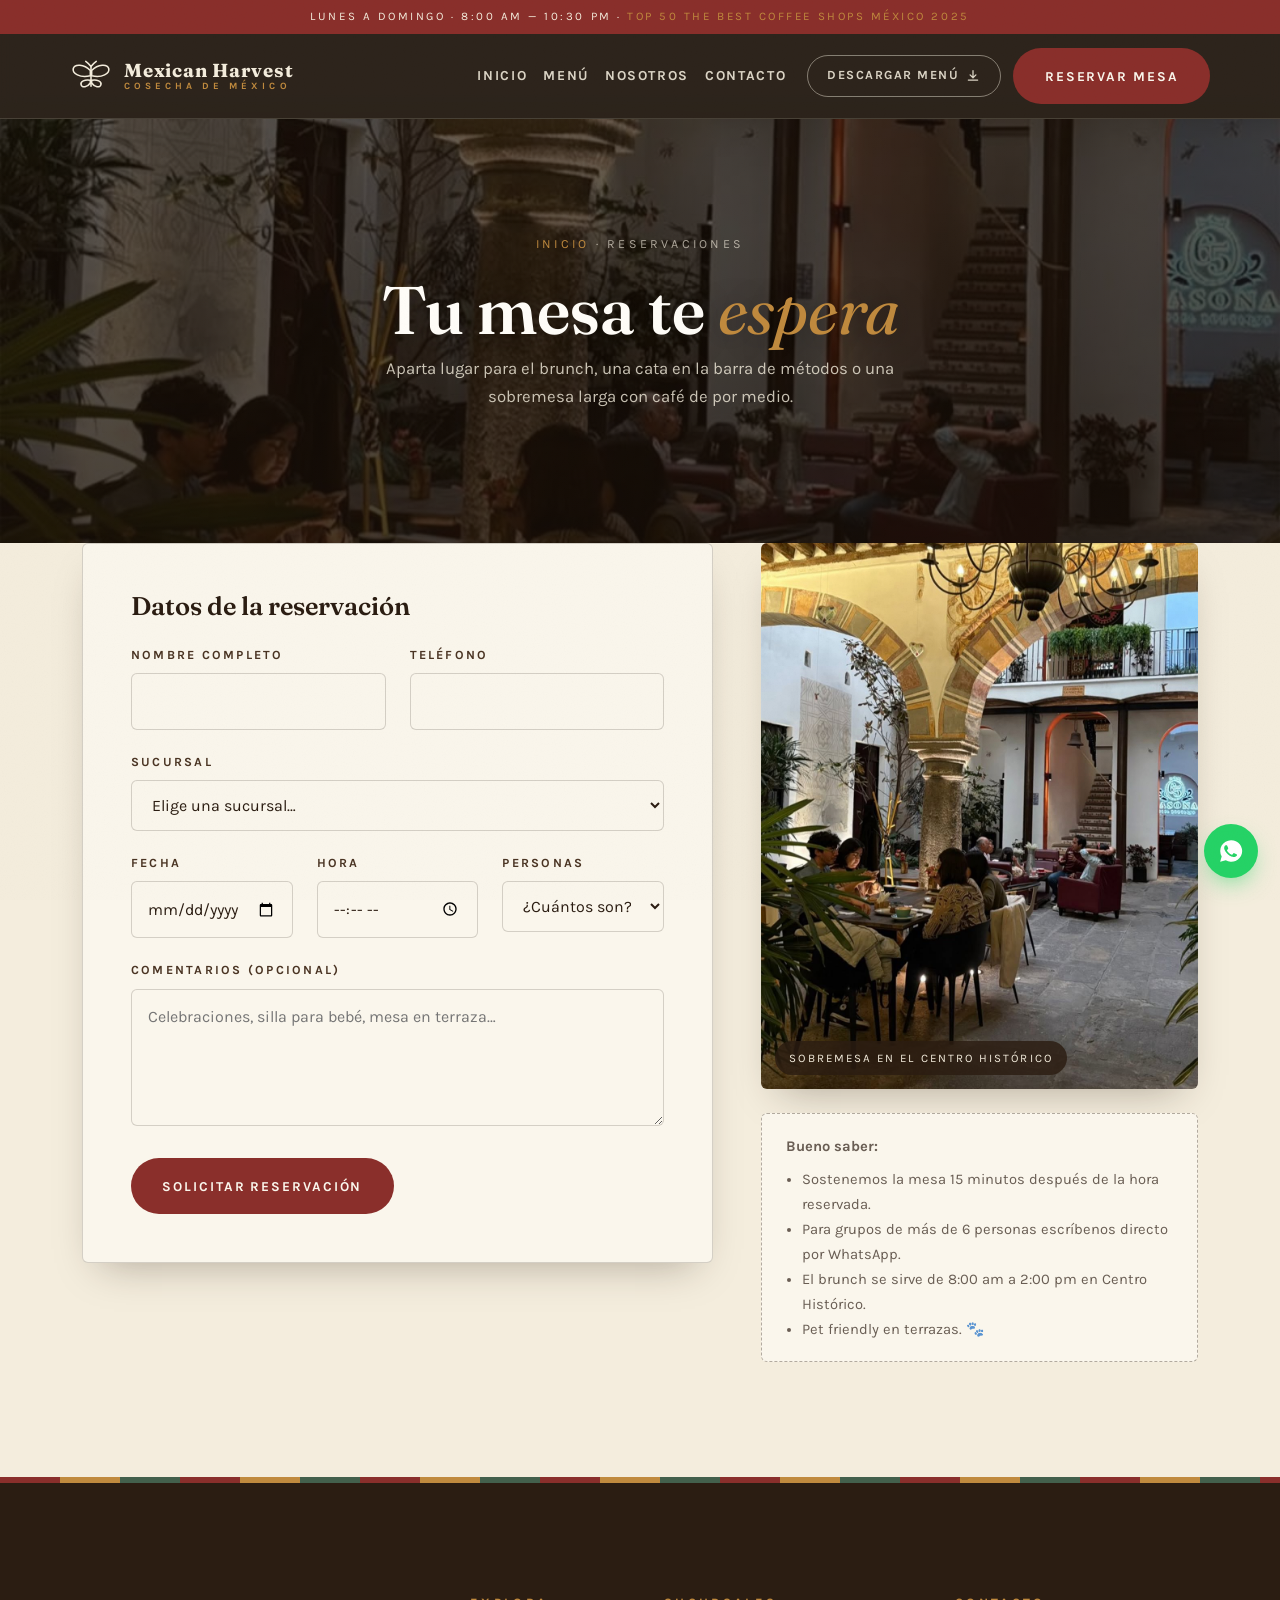
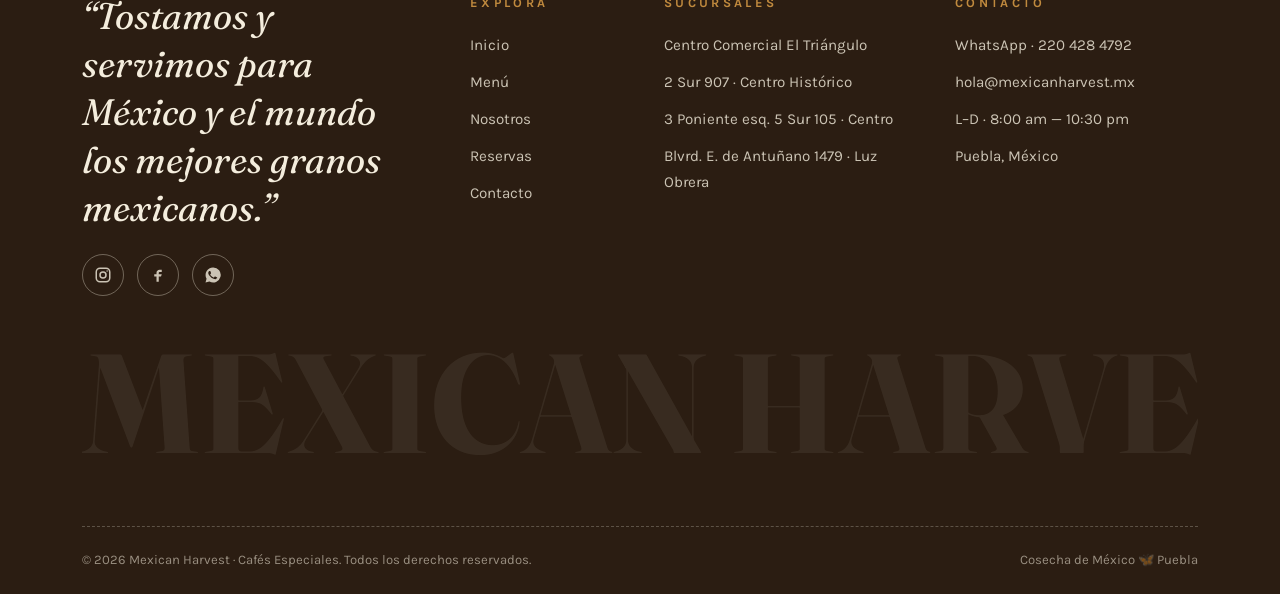
<file: reservas.html>
<!DOCTYPE html>
<html lang="es-MX">
<head>
  <meta charset="UTF-8">
  <meta name="viewport" content="width=device-width, initial-scale=1.0">
  <title>Reservaciones | Mexican Harvest · Cafés Especiales</title>
  <meta name="description" content="Reserva tu mesa en Mexican Harvest: brunch, barra de métodos y sobremesa en cualquiera de nuestras cuatro sucursales en Puebla.">
  <link rel="canonical" href="https://www.mexicanharvest.mx/reservas.html">

  <meta property="og:type" content="website">
  <meta property="og:locale" content="es_MX">
  <meta property="og:title" content="Reservaciones | Mexican Harvest">
  <meta property="og:description" content="Aparta tu mesa para brunch o barra de métodos en Puebla.">
  <meta property="og:image" content="assets/images/patio-casona.jpg">

  <link rel="icon" type="image/svg+xml" href="assets/icons/favicon.svg">
  <link rel="manifest" href="manifest.webmanifest">
  <meta name="theme-color" content="#8a2f2b">

  <link rel="preconnect" href="https://fonts.googleapis.com">
  <link rel="preconnect" href="https://fonts.gstatic.com" crossorigin>
  <link href="https://fonts.googleapis.com/css2?family=Fraunces:ital,opsz,wght@0,9..144,400..700;1,9..144,400..700&family=Karla:wght@400;500;700&display=swap" rel="stylesheet">

  <link rel="stylesheet" href="css/bootstrap.min.css">
  <link rel="stylesheet" href="css/variables.css">
  <link rel="stylesheet" href="css/global.css">
  <link rel="stylesheet" href="css/navbar.css">
  <link rel="stylesheet" href="css/cards.css">
  <link rel="stylesheet" href="css/menu.css">
  <link rel="stylesheet" href="css/forms.css">
  <link rel="stylesheet" href="css/footer.css">
  <link rel="stylesheet" href="css/responsive.css">
</head>
<body>

  <!-- ====== Navegación ====== -->
  <header class="barra-navegacion">
    <p class="cintillo-superior mb-0">Lunes a domingo · 8:00 am — 10:30 pm · <span>Top 50 The Best Coffee Shops México 2025</span></p>
    <nav class="navbar navbar-expand-lg container" aria-label="Navegación principal">
      <a class="marca-logo navbar-brand" href="index.html" aria-label="Mexican Harvest, ir al inicio">
        <svg viewBox="0 0 64 48" aria-hidden="true" fill="none" stroke="currentColor" stroke-width="2.4" stroke-linecap="round" stroke-linejoin="round">
          <path d="M32 10v30"/><path d="M32 10c-3-4-5-6-8-8M32 10c3-4 5-6 8-8"/>
          <path d="M31 16C21 6 7 6 5 13c-2 7 10 15 26 11z"/><path d="M33 16c10-10 24-10 26-3 2 7-10 15-26 11z"/>
          <path d="M31 31c-8-2-16 2-14 7 1 5 10 3 14-3z"/><path d="M33 31c8-2 16 2 14 7-1 5-10 3-14-3z"/>
        </svg>
        <span class="marca-texto">
          <span class="marca-nombre">Mexican Harvest</span>
          <span class="marca-lema">Cosecha de México</span>
        </span>
      </a>
      <button class="navbar-toggler" type="button" data-bs-toggle="collapse" data-bs-target="#menu-navegacion" aria-controls="menu-navegacion" aria-expanded="false" aria-label="Abrir menú de navegación">
        <span class="navbar-toggler-icon"></span>
      </button>
      <div class="collapse navbar-collapse justify-content-end" id="menu-navegacion">
        <ul class="navbar-nav align-items-lg-center">
          <li class="nav-item"><a class="nav-link" href="index.html">Inicio</a></li>
          <li class="nav-item"><a class="nav-link" href="menu.html">Menú</a></li>
          <li class="nav-item"><a class="nav-link" href="nosotros.html">Nosotros</a></li>
          <li class="nav-item"><a class="nav-link" href="contacto.html">Contacto</a></li>
          <li class="nav-item"><a class="boton-carta-pdf" href="assets/carta-mexican-harvest.pdf" download="Carta-Mexican-Harvest.pdf" aria-label="Descargar la carta en PDF">DESCARGAR MENÚ <svg viewBox="0 0 24 24" fill="none" stroke="currentColor" stroke-width="2.2" stroke-linecap="round" stroke-linejoin="round" aria-hidden="true"><path d="M12 3v11M7 10l5 5 5-5"/><path d="M4 19h16"/></svg></a></li>
          <li class="nav-item"><a class="boton boton-vino boton-reservar-nav" href="reservas.html">Reservar mesa</a></li>
        </ul>
      </div>
    </nav>
  </header>

  <main>
    <!-- ====== Cabecera ====== -->
    <section class="cabecera-pagina cabecera-oscura" style="background-image: url('assets/images/patio-casona.jpg');">
      <div class="container">
        <p class="miga revelar"><a href="index.html">Inicio</a> · Reservaciones</p>
        <h1 class="titulo-pagina revelar">Tu mesa te <em style="font-style: italic; color: var(--color-miel); font-weight: 400;">espera</em></h1>
        <p class="texto-suave mx-auto revelar revelar-retraso-1" style="max-width: 36rem;">
          Aparta lugar para el brunch, una cata en la barra de métodos
          o una sobremesa larga con café de por medio.
        </p>
      </div>
    </section>

    <!-- ====== Formulario de reservas ====== -->
    <section class="seccion pt-0" aria-label="Formulario de reservación">
      <div class="container">
        <div class="row g-5 align-items-start">
          <div class="col-lg-7">
            <div class="tarjeta-formulario revelar">
              <h2 class="mb-4" style="font-size: 1.6rem;">Datos de la reservación</h2>

              <p class="aviso-exito" id="aviso-reservas" role="status">
                ¡Solicitud registrada! Confírmala por WhatsApp con el botón verde
                y en minutos te respondemos. 🦋
              </p>

              <form id="formulario-reservas" novalidate>
                <div class="row">
                  <div class="col-md-6">
                    <div class="campo-formulario">
                      <label for="reserva-nombre">Nombre completo</label>
                      <input type="text" id="reserva-nombre" name="nombre" autocomplete="name" required>
                      <p class="mensaje-error">Escribe tu nombre, por favor.</p>
                    </div>
                  </div>
                  <div class="col-md-6">
                    <div class="campo-formulario">
                      <label for="reserva-telefono">Teléfono</label>
                      <input type="tel" id="reserva-telefono" name="telefono" autocomplete="tel" required>
                      <p class="mensaje-error">Necesitamos un teléfono para confirmar.</p>
                    </div>
                  </div>
                </div>

                <div class="campo-formulario">
                  <label for="reserva-sucursal">Sucursal</label>
                  <select id="reserva-sucursal" name="sucursal" required>
                    <option value="">Elige una sucursal…</option>
                    <option>Centro Comercial El Triángulo</option>
                    <option>2 Sur 907 · Centro Histórico</option>
                    <option>3 Poniente esq. 5 Sur 105 · Centro</option>
                    <option>Blvrd. Esteban de Antuñano 1479 · Luz Obrera</option>
                  </select>
                  <p class="mensaje-error">Elige la sucursal que quieres visitar.</p>
                </div>

                <div class="row">
                  <div class="col-md-4">
                    <div class="campo-formulario">
                      <label for="reserva-fecha">Fecha</label>
                      <input type="date" id="reserva-fecha" name="fecha" required>
                      <p class="mensaje-error">Elige la fecha de tu visita.</p>
                    </div>
                  </div>
                  <div class="col-md-4">
                    <div class="campo-formulario">
                      <label for="reserva-hora">Hora</label>
                      <input type="time" id="reserva-hora" name="hora" min="08:00" max="22:00" required>
                      <p class="mensaje-error">Elige una hora entre 8:00 y 22:00.</p>
                    </div>
                  </div>
                  <div class="col-md-4">
                    <div class="campo-formulario">
                      <label for="reserva-personas">Personas</label>
                      <select id="reserva-personas" name="personas" required>
                        <option value="">¿Cuántos son?</option>
                        <option>2</option>
                        <option>3</option>
                        <option>4</option>
                        <option>5</option>
                        <option>6</option>
                        <option>Más de 6</option>
                      </select>
                      <p class="mensaje-error">Indica cuántas personas vienen.</p>
                    </div>
                  </div>
                </div>

                <div class="campo-formulario">
                  <label for="reserva-comentarios">Comentarios (opcional)</label>
                  <textarea id="reserva-comentarios" name="comentarios" rows="4" placeholder="Celebraciones, silla para bebé, mesa en terraza…"></textarea>
                </div>

                <div class="d-flex flex-wrap gap-3">
                  <button type="submit" class="boton boton-vino">Solicitar reservación</button>
                  <a id="confirmar-whatsapp" class="boton boton-contorno d-none" href="#" target="_blank" rel="noopener">
                    Confirmar por WhatsApp
                  </a>
                </div>
              </form>
            </div>
          </div>

          <div class="col-lg-5">
            <figure class="figura-editorial revelar revelar-retraso-1">
              <img src="assets/images/patio-casona.jpg" alt="Patio de casona del Centro Histórico con mesas de Mexican Harvest" loading="lazy" width="800" height="1000">
              <figcaption>Sobremesa en el Centro Histórico</figcaption>
            </figure>

            <div class="nota-menu mt-4 revelar revelar-retraso-2">
              <strong>Bueno saber:</strong>
              <ul class="mb-0 mt-2 ps-3">
                <li>Sostenemos la mesa 15 minutos después de la hora reservada.</li>
                <li>Para grupos de más de 6 personas escríbenos directo por WhatsApp.</li>
                <li>El brunch se sirve de 8:00 am a 2:00 pm en Centro Histórico.</li>
                <li>Pet friendly en terrazas. 🐾</li>
              </ul>
            </div>
          </div>
        </div>
      </div>
    </section>
  </main>

  <!-- ====== Pie de página ====== -->
  <footer class="pie-pagina">
    <div class="container">
      <div class="row g-5">
        <div class="col-lg-4">
          <p class="lema-pie">“Tostamos y servimos para México y el mundo los mejores granos mexicanos.”</p>
          <div class="redes-pie">
            <a href="https://www.instagram.com/mexican.harvest/" target="_blank" rel="noopener" aria-label="Instagram de Mexican Harvest">
              <svg viewBox="0 0 24 24" fill="none" stroke="currentColor" stroke-width="2"><rect x="3" y="3" width="18" height="18" rx="5"/><circle cx="12" cy="12" r="4"/><circle cx="17.5" cy="6.5" r="1" fill="currentColor" stroke="none"/></svg>
            </a>
            <a href="https://www.facebook.com/MexicanHarvest" target="_blank" rel="noopener" aria-label="Facebook de Mexican Harvest">
              <svg viewBox="0 0 24 24" fill="currentColor"><path d="M14 8h3V5h-3c-2.2 0-4 1.8-4 4v2H7v3h3v7h3v-7h3l1-3h-4V9c0-.6.4-1 1-1z"/></svg>
            </a>
            <a href="https://wa.me/522204284792" target="_blank" rel="noopener" aria-label="WhatsApp de Mexican Harvest">
              <svg viewBox="0 0 24 24" fill="currentColor"><path d="M12 2a10 10 0 0 0-8.6 15L2 22l5.2-1.4A10 10 0 1 0 12 2zm5.3 14.1c-.2.7-1.3 1.3-1.9 1.4-.5.1-1.1.1-1.8-.1-.4-.1-1-.3-1.7-.6-2.9-1.3-4.8-4.2-5-4.4-.1-.2-1.2-1.6-1.2-3s.7-2.1 1-2.4c.2-.3.5-.3.7-.3h.5c.2 0 .4 0 .6.4l.9 2.1c.1.2.1.4 0 .6l-.4.6-.5.6c-.2.2-.3.4-.1.7.2.3.8 1.3 1.7 2.1 1.2 1.1 2.2 1.4 2.5 1.6.3.1.5.1.7-.1l1-1.2c.2-.3.4-.2.7-.1l2 .9c.3.2.5.3.6.4 0 .2 0 .6-.2 1.2z"/></svg>
            </a>
          </div>
        </div>
        <div class="col-6 col-lg-2">
          <p class="titulo-columna">Explora</p>
          <ul>
            <li><a href="index.html">Inicio</a></li>
            <li><a href="menu.html">Menú</a></li>
            <li><a href="nosotros.html">Nosotros</a></li>
            <li><a href="reservas.html">Reservas</a></li>
            <li><a href="contacto.html">Contacto</a></li>
          </ul>
        </div>
        <div class="col-6 col-lg-3">
          <p class="titulo-columna">Sucursales</p>
          <ul>
            <li>Centro Comercial El Triángulo</li>
            <li>2 Sur 907 · Centro Histórico</li>
            <li>3 Poniente esq. 5 Sur 105 · Centro</li>
            <li>Blvrd. E. de Antuñano 1479 · Luz Obrera</li>
          </ul>
        </div>
        <div class="col-lg-3">
          <p class="titulo-columna">Contacto</p>
          <ul>
            <li><a href="https://wa.me/522204284792" target="_blank" rel="noopener">WhatsApp · 220 428 4792</a></li>
            <li><a href="mailto:hola@mexicanharvest.mx">hola@mexicanharvest.mx</a></li>
            <li>L–D · 8:00 am — 10:30 pm</li>
            <li>Puebla, México</li>
          </ul>
        </div>
      </div>

      <div class="marca-agua-pie" aria-hidden="true"><span>MEXICAN HARVEST</span></div>

      <div class="linea-final">
        <p class="mb-0">© <span data-anio-actual>2026</span> Mexican Harvest · Cafés Especiales. Todos los derechos reservados.</p>
        <p class="mb-0">Cosecha de México 🦋 Puebla</p>
      </div>
    </div>
  </footer>

  <button type="button" class="volver-arriba" aria-label="Volver arriba">
    <svg width="18" height="18" viewBox="0 0 24 24" fill="none" stroke="currentColor" stroke-width="2.4" stroke-linecap="round" stroke-linejoin="round"><path d="M12 19V5M5 12l7-7 7 7"/></svg>
  </button>
  <a class="boton-whatsapp" href="https://wa.me/522204284792?text=Hola%20Mexican%20Harvest%20%F0%9F%A6%8B" target="_blank" rel="noopener" aria-label="Escribir por WhatsApp">
    <svg width="26" height="26" viewBox="0 0 24 24" fill="currentColor"><path d="M12 2a10 10 0 0 0-8.6 15L2 22l5.2-1.4A10 10 0 1 0 12 2zm5.3 14.1c-.2.7-1.3 1.3-1.9 1.4-.5.1-1.1.1-1.8-.1-.4-.1-1-.3-1.7-.6-2.9-1.3-4.8-4.2-5-4.4-.1-.2-1.2-1.6-1.2-3s.7-2.1 1-2.4c.2-.3.5-.3.7-.3h.5c.2 0 .4 0 .6.4l.9 2.1c.1.2.1.4 0 .6l-.4.6-.5.6c-.2.2-.3.4-.1.7.2.3.8 1.3 1.7 2.1 1.2 1.1 2.2 1.4 2.5 1.6.3.1.5.1.7-.1l1-1.2c.2-.3.4-.2.7-.1l2 .9c.3.2.5.3.6.4 0 .2 0 .6-.2 1.2z"/></svg>
  </a>

  <script src="js/bootstrap.bundle.min.js"></script>
  <script src="js/main.js"></script>
  <script src="js/navbar.js"></script>
  <script src="js/animations.js"></script>
  <script src="js/contact.js"></script>
  <script src="js/reservas.js"></script>
</body>
</html>
</file>
<file: css/variables.css>
/* ============================================
   Mexican Harvest — Variables de diseño
   Paleta tomada del branding real:
   tazas rojo vino, papel crema de sus carteles,
   tinta espresso del logo, dorado del premio
   Top 50 y verde de la pared del coldbrew.
   ============================================ */

:root {
  /* Colores de marca */
  --color-crema: #f4eddd;
  --color-crema-claro: #faf6ec;
  --color-crema-oscuro: #eae0c9;
  --color-tinta: #2b1d12;
  --color-cafe: #4a3423;
  --color-cafe-suave: #6f5a43;
  --color-vino: #8a2f2b;
  --color-vino-oscuro: #6e2320;
  --color-miel: #c08a3e;
  --color-monarca: #43604c;
  --color-blanco: #fffdf8;

  /* Tipografía */
  --fuente-titulos: "Fraunces", Georgia, serif;
  --fuente-texto: "Karla", "Segoe UI", sans-serif;

  /* Espaciado de secciones */
  --seccion-espacio: clamp(4rem, 9vw, 7.5rem);

  /* Bordes y sombras */
  --radio-suave: 6px;
  --borde-tinta: 1px solid rgba(43, 29, 18, 0.18);
  --borde-punteado: 1px dashed rgba(43, 29, 18, 0.35);
  --sombra-carta: 0 18px 40px -18px rgba(43, 29, 18, 0.35);

  /* Transiciones */
  --transicion-suave: 0.35s cubic-bezier(0.25, 0.46, 0.45, 0.94);
}
</file>
<file: css/global.css>
/* ============================================
   Mexican Harvest — Estilos globales
   ============================================ */

html {
  scroll-behavior: smooth;
  scroll-padding-top: 90px;
}

body {
  font-family: var(--fuente-texto);
  background-color: var(--color-crema);
  color: var(--color-tinta);
  font-size: 1.05rem;
  line-height: 1.7;
  -webkit-font-smoothing: antialiased;
  overflow-x: hidden;
}

/* Textura sutil de papel sobre todo el sitio */
body::before {
  content: "";
  position: fixed;
  inset: 0;
  pointer-events: none;
  z-index: 2000;
  opacity: 0.35;
  background-image: url("data:image/svg+xml,%3Csvg xmlns='http://www.w3.org/2000/svg' width='140' height='140'%3E%3Cfilter id='g'%3E%3CfeTurbulence type='fractalNoise' baseFrequency='0.9' numOctaves='2'/%3E%3CfeColorMatrix values='0 0 0 0 0.17 0 0 0 0 0.11 0 0 0 0 0.07 0 0 0 0.05 0'/%3E%3C/filter%3E%3Crect width='140' height='140' filter='url(%23g)'/%3E%3C/svg%3E");
}

h1, h2, h3, h4, h5 {
  font-family: var(--fuente-titulos);
  font-weight: 600;
  line-height: 1.12;
  color: var(--color-tinta);
}

a {
  color: var(--color-vino);
  text-decoration: none;
  transition: color var(--transicion-suave);
}

a:hover {
  color: var(--color-vino-oscuro);
}

img {
  max-width: 100%;
}

::selection {
  background-color: var(--color-vino);
  color: var(--color-crema);
}

/* ---------- Utilidades de marca ---------- */

.seccion {
  padding-block: var(--seccion-espacio);
  position: relative;
}

.seccion-crema-oscuro {
  background-color: var(--color-crema-oscuro);
}

.seccion-tinta {
  background-color: var(--color-tinta);
  color: var(--color-crema);
}

.seccion-tinta h2,
.seccion-tinta h3 {
  color: var(--color-crema);
}

/* Etiqueta pequeña en mayúsculas, estilo "COSECHA DE MÉXICO" */
.etiqueta {
  display: inline-flex;
  align-items: center;
  gap: 0.7rem;
  font-size: 0.78rem;
  font-weight: 700;
  letter-spacing: 0.32em;
  text-transform: uppercase;
  color: var(--color-vino);
  margin-bottom: 1.1rem;
}

.etiqueta::before {
  content: "";
  width: 34px;
  height: 1px;
  background-color: currentColor;
}

.seccion-tinta .etiqueta {
  color: var(--color-miel);
}

.titulo-seccion {
  font-size: clamp(2rem, 4.2vw, 3.1rem);
  margin-bottom: 1rem;
}

.titulo-seccion em {
  font-style: italic;
  font-weight: 400;
  color: var(--color-vino);
}

.seccion-tinta .titulo-seccion em {
  color: var(--color-miel);
}

.texto-suave {
  color: rgba(43, 29, 18, 0.72);
}

.seccion-tinta .texto-suave {
  color: rgba(244, 237, 221, 0.72);
}

/* Separador punteado, como su bitácora de café */
.separador-punteado {
  border: none;
  border-top: var(--borde-punteado);
  margin: 0;
  opacity: 1;
}

/* ---------- Botones ---------- */

.boton {
  display: inline-flex;
  align-items: center;
  gap: 0.6rem;
  font-family: var(--fuente-texto);
  font-weight: 700;
  font-size: 0.85rem;
  letter-spacing: 0.14em;
  text-transform: uppercase;
  padding: 0.95rem 1.9rem;
  border-radius: 999px;
  border: 1px solid transparent;
  transition: transform var(--transicion-suave), background-color var(--transicion-suave),
    color var(--transicion-suave), border-color var(--transicion-suave);
}

.boton:hover {
  transform: translateY(-2px);
}

.boton-vino {
  background-color: var(--color-vino);
  color: var(--color-crema-claro);
}

.boton-vino:hover {
  background-color: var(--color-vino-oscuro);
  color: var(--color-blanco);
}

.boton-contorno {
  border-color: var(--color-tinta);
  color: var(--color-tinta);
}

.boton-contorno:hover {
  background-color: var(--color-tinta);
  color: var(--color-crema);
}

.seccion-tinta .boton-contorno {
  border-color: var(--color-crema);
  color: var(--color-crema);
}

.seccion-tinta .boton-contorno:hover {
  background-color: var(--color-crema);
  color: var(--color-tinta);
}

/* ---------- Botón volver arriba ---------- */

.volver-arriba {
  position: fixed;
  right: 1.4rem;
  bottom: 5.8rem;
  z-index: 1050;
  width: 46px;
  height: 46px;
  border-radius: 50%;
  border: 1px solid var(--color-tinta);
  background-color: var(--color-crema);
  color: var(--color-tinta);
  display: grid;
  place-items: center;
  opacity: 0;
  visibility: hidden;
  transform: translateY(10px);
  transition: all var(--transicion-suave);
}

.volver-arriba.visible {
  opacity: 1;
  visibility: visible;
  transform: translateY(0);
}

.volver-arriba:hover {
  background-color: var(--color-tinta);
  color: var(--color-crema);
}

/* ---------- Botón flotante de WhatsApp ---------- */

.boton-whatsapp {
  position: fixed;
  right: 1.4rem;
  bottom: 1.4rem;
  z-index: 1050;
  width: 54px;
  height: 54px;
  border-radius: 50%;
  background-color: #25d366;
  color: #fff;
  display: grid;
  place-items: center;
  box-shadow: 0 10px 24px -8px rgba(37, 211, 102, 0.7);
  transition: transform var(--transicion-suave);
}

.boton-whatsapp:hover {
  transform: scale(1.08);
  color: #fff;
}

/* ---------- Animaciones de aparición ---------- */

.revelar {
  opacity: 0;
  transform: translateY(26px);
  transition: opacity 0.7s ease, transform 0.7s ease;
}

.revelar.visible {
  opacity: 1;
  transform: translateY(0);
}

.revelar-retraso-1 { transition-delay: 0.12s; }
.revelar-retraso-2 { transition-delay: 0.24s; }
.revelar-retraso-3 { transition-delay: 0.36s; }

@media (prefers-reduced-motion: reduce) {
  html {
    scroll-behavior: auto;
  }
  .revelar {
    opacity: 1;
    transform: none;
    transition: none;
  }
}

/* Accesibilidad: foco visible */
a:focus-visible,
button:focus-visible,
input:focus-visible,
select:focus-visible,
textarea:focus-visible {
  outline: 3px solid var(--color-miel);
  outline-offset: 2px;
}
</file>
<file: css/navbar.css>
/* ============================================
   Mexican Harvest — Barra de navegación
   ============================================ */

.barra-navegacion {
  position: sticky;
  top: 0;
  z-index: 1100;
  background-color: rgba(28, 19, 11, 0.92);
  backdrop-filter: blur(10px);
  border-bottom: 1px solid rgba(244, 237, 221, 0.14);
  transition: box-shadow var(--transicion-suave), background-color var(--transicion-suave);
}

.barra-navegacion.con-sombra {
  box-shadow: 0 12px 30px -18px rgba(0, 0, 0, 0.7);
  background-color: rgba(28, 19, 11, 0.98);
}

/* Cintillo superior con horario */
.cintillo-superior {
  background-color: var(--color-vino);
  color: var(--color-crema);
  font-size: 0.72rem;
  letter-spacing: 0.22em;
  text-transform: uppercase;
  text-align: center;
  padding: 0.45rem 1rem;
}

.cintillo-superior span {
  color: var(--color-miel);
}

.barra-navegacion .navbar {
  padding-block: 0.9rem;
}

/* Logotipo */
.marca-logo {
  display: flex;
  align-items: center;
  gap: 0.75rem;
  color: var(--color-crema);
}

.marca-logo:hover,
.marca-logo:focus {
  color: var(--color-crema);
}

.marca-logo svg {
  width: 42px;
  height: auto;
}

.marca-texto {
  display: flex;
  flex-direction: column;
  line-height: 1.05;
}

.marca-nombre {
  font-family: var(--fuente-titulos);
  font-weight: 700;
  font-size: 1.18rem;
  letter-spacing: 0.04em;
}

.marca-lema {
  font-size: 0.6rem;
  font-weight: 700;
  letter-spacing: 0.42em;
  text-transform: uppercase;
  color: var(--color-miel);
}

/* Enlaces */
.barra-navegacion .nav-link {
  font-size: 0.86rem;
  font-weight: 700;
  letter-spacing: 0.12em;
  text-transform: uppercase;
  color: rgba(244, 237, 221, 0.88);
  padding-inline: 1rem;
  position: relative;
}

.barra-navegacion .nav-link:hover,
.barra-navegacion .nav-link:focus {
  color: var(--color-crema);
}

.barra-navegacion .nav-link::after {
  content: "";
  position: absolute;
  left: 1rem;
  right: 1rem;
  bottom: 0.2rem;
  height: 2px;
  background-color: var(--color-miel);
  transform: scaleX(0);
  transform-origin: left;
  transition: transform var(--transicion-suave);
}

.barra-navegacion .nav-link:hover::after,
.barra-navegacion .nav-link.activo::after {
  transform: scaleX(1);
}

.barra-navegacion .nav-link.activo {
  color: var(--color-miel);
}

.boton-reservar-nav {
  margin-left: 0.8rem;
}

/* Botón de descarga de la carta en PDF */
.boton-carta-pdf {
  display: inline-flex;
  align-items: center;
  gap: 0.45rem;
  margin-left: 0.8rem;
  border: 1px solid rgba(244, 237, 221, 0.45);
  border-radius: 999px;
  padding: 0.6rem 1.2rem;
  font-size: 0.78rem;
  font-weight: 700;
  letter-spacing: 0.12em;
  text-transform: uppercase;
  color: rgba(244, 237, 221, 0.88);
  white-space: nowrap;
  transition: all var(--transicion-suave);
}

.boton-carta-pdf svg {
  width: 14px;
  height: 14px;
  flex-shrink: 0;
}

.boton-carta-pdf:hover {
  border-color: var(--color-miel);
  color: var(--color-miel);
  transform: translateY(-1px);
}

/* Hamburguesa personalizada */
.navbar-toggler {
  border: 1px solid rgba(244, 237, 221, 0.5);
  border-radius: var(--radio-suave);
  padding: 0.45rem 0.6rem;
}

.navbar-toggler:focus {
  box-shadow: none;
}

.navbar-toggler-icon {
  background-image: url("data:image/svg+xml,%3Csvg xmlns='http://www.w3.org/2000/svg' width='30' height='30' viewBox='0 0 30 30'%3E%3Cpath stroke='%23f4eddd' stroke-linecap='round' stroke-width='2' d='M4 8h22M4 15h22M4 22h22'/%3E%3C/svg%3E");
}

@media (max-width: 991.98px) {
  .barra-navegacion .navbar-collapse {
    border-top: 1px dashed rgba(244, 237, 221, 0.25);
    margin-top: 0.9rem;
    padding-top: 0.9rem;
  }

  .barra-navegacion .nav-link {
    padding-block: 0.55rem;
  }

  .boton-reservar-nav {
    margin: 0.6rem 0 0.3rem;
  }
}
</file>
<file: css/cards.css>
/* ============================================
   Mexican Harvest — Tarjetas y secciones de contenido
   ============================================ */

/* ---------- Historia (foto + texto) ---------- */

.figura-editorial {
  position: relative;
  margin: 0;
}

.figura-editorial img {
  width: 100%;
  height: 100%;
  min-height: 340px;
  max-height: 560px;
  object-fit: cover;
  border-radius: var(--radio-suave);
  box-shadow: var(--sombra-carta);
}

.figura-editorial figcaption {
  position: absolute;
  left: 14px;
  bottom: 14px;
  background-color: rgba(43, 29, 18, 0.82);
  color: var(--color-crema);
  font-size: 0.72rem;
  letter-spacing: 0.18em;
  text-transform: uppercase;
  padding: 0.45rem 0.9rem;
  border-radius: 999px;
}

/* Foto secundaria sobrepuesta */
.figura-doble {
  position: relative;
  padding-bottom: 4.5rem;
  padding-right: 3rem;
}

.figura-doble .foto-secundaria {
  position: absolute;
  right: -6px;
  bottom: 0;
  width: 46%;
  border: 6px solid var(--color-crema);
  border-radius: var(--radio-suave);
  box-shadow: var(--sombra-carta);
  transform: rotate(3deg);
}

/* ---------- Tarjetas de métodos de extracción ---------- */

.tarjeta-metodo {
  height: 100%;
  border: var(--borde-tinta);
  border-radius: var(--radio-suave);
  background-color: var(--color-crema-claro);
  padding: 2rem 1.7rem;
  position: relative;
  overflow: hidden;
  transition: transform var(--transicion-suave), box-shadow var(--transicion-suave);
}

.tarjeta-metodo:hover {
  transform: translateY(-6px);
  box-shadow: var(--sombra-carta);
}

.tarjeta-metodo .numero-metodo {
  font-family: var(--fuente-titulos);
  font-style: italic;
  font-size: 0.95rem;
  color: var(--color-miel);
  letter-spacing: 0.1em;
}

.tarjeta-metodo svg {
  width: 52px;
  height: 52px;
  color: var(--color-vino);
  margin-block: 1rem 1.2rem;
}

.tarjeta-metodo h3 {
  font-size: 1.35rem;
  margin-bottom: 0.6rem;
}

.tarjeta-metodo p {
  font-size: 0.95rem;
  margin-bottom: 0;
  color: rgba(43, 29, 18, 0.72);
}

.tarjeta-metodo .nota-taza {
  display: inline-block;
  margin-top: 1rem;
  font-size: 0.72rem;
  font-weight: 700;
  letter-spacing: 0.18em;
  text-transform: uppercase;
  color: var(--color-monarca);
  border: 1px dashed currentColor;
  border-radius: 999px;
  padding: 0.3rem 0.8rem;
}

/* ---------- Características alrededor de una imagen ---------- */

.caracteristica {
  display: flex;
  gap: 1.1rem;
  margin-bottom: 2.4rem;
}

.caracteristica:last-child {
  margin-bottom: 0;
}

.caracteristica svg {
  width: 46px;
  height: 46px;
  flex-shrink: 0;
  color: var(--color-vino);
}

.caracteristica h3 {
  font-size: 1.15rem;
  margin-bottom: 0.35rem;
}

.caracteristica p {
  font-size: 0.93rem;
  color: rgba(43, 29, 18, 0.7);
  margin-bottom: 0;
}

/* Columna izquierda: ícono a la derecha, texto alineado al final */
.columna-caracteristicas-izquierda .caracteristica {
  flex-direction: row-reverse;
  text-align: end;
}

.figura-central {
  margin: 0;
  text-align: center;
}

.figura-central img {
  width: 100%;
  max-width: 380px;
  height: 460px;
  object-fit: cover;
  border-radius: 200px 200px var(--radio-suave) var(--radio-suave);
  border: 6px solid var(--color-crema-claro);
  box-shadow: var(--sombra-carta);
}

@media (max-width: 991.98px) {
  .columna-caracteristicas-izquierda .caracteristica {
    flex-direction: row;
    text-align: start;
  }

  .figura-central img {
    height: 380px;
  }
}

/* ---------- Rejilla bento de destacados ---------- */

.rejilla-bento {
  display: grid;
  grid-template-columns: repeat(4, 1fr);
  grid-template-areas:
    "a a b c"
    "a a d e";
  grid-auto-rows: 235px;
  gap: 1rem;
}

.rejilla-bento .bento-a { grid-area: a; }
.rejilla-bento .bento-b { grid-area: b; }
.rejilla-bento .bento-c { grid-area: c; }
.rejilla-bento .bento-d { grid-area: d; }
.rejilla-bento .bento-e { grid-area: e; }

.rejilla-bento .tarjeta-producto {
  min-height: 100%;
  height: 100%;
}

/* Tarjeta de texto dentro del mosaico */
.tila-promo {
  background-color: var(--color-tinta);
  color: var(--color-crema);
  border-radius: var(--radio-suave);
  padding: 1.5rem 1.4rem;
  display: flex;
  flex-direction: column;
  justify-content: space-between;
  gap: 0.8rem;
}

.tila-promo .etiqueta {
  color: var(--color-miel);
  margin-bottom: 0;
  font-size: 0.68rem;
}

.tila-promo h3 {
  color: var(--color-crema);
  font-size: 1.3rem;
  margin-bottom: 0.3rem;
}

.tila-promo p {
  font-size: 0.85rem;
  color: rgba(244, 237, 221, 0.72);
  margin-bottom: 0;
}

.tila-promo a {
  font-size: 0.75rem;
  font-weight: 700;
  letter-spacing: 0.18em;
  text-transform: uppercase;
  color: var(--color-miel);
}

.tila-promo a:hover {
  color: var(--color-crema);
}

@media (max-width: 991.98px) {
  .rejilla-bento {
    grid-template-columns: repeat(2, 1fr);
    grid-template-areas:
      "a a"
      "b c"
      "d e";
    grid-auto-rows: 220px;
  }

  .rejilla-bento .bento-a {
    min-height: 300px;
  }
}

@media (max-width: 575.98px) {
  .rejilla-bento {
    grid-template-columns: 1fr;
    grid-template-areas: "a" "b" "c" "d" "e";
    grid-auto-rows: auto;
  }

  .rejilla-bento .tarjeta-producto {
    min-height: 260px;
  }
}

/* ---------- Banner fotográfico de ancho completo ---------- */

.banner-fotografico {
  position: relative;
  min-height: 480px;
  display: flex;
  align-items: center;
  background-size: cover;
  background-position: center;
  background-attachment: fixed;
  color: var(--color-crema);
  padding-block: clamp(4rem, 8vw, 6rem);
}

.banner-fotografico::before {
  content: "";
  position: absolute;
  inset: 0;
  background: linear-gradient(to right, rgba(24, 15, 8, 0.88) 20%, rgba(24, 15, 8, 0.35) 100%);
}

.banner-fotografico .container {
  position: relative;
}

.banner-fotografico .etiqueta {
  color: var(--color-miel);
}

.banner-fotografico .titulo-seccion {
  color: var(--color-crema);
}

.banner-fotografico .titulo-seccion em {
  color: var(--color-miel);
}

.banner-fotografico p {
  color: rgba(244, 237, 221, 0.82);
}

.banner-fotografico .boton-contorno {
  border-color: rgba(244, 237, 221, 0.7);
  color: var(--color-crema);
}

.banner-fotografico .boton-contorno:hover {
  background-color: var(--color-crema);
  color: var(--color-tinta);
}

/* El fondo fijo se siente pesado en móviles */
@media (hover: none), (max-width: 767.98px) {
  .banner-fotografico {
    background-attachment: scroll;
  }
}

/* ---------- Destacados / productos ---------- */

.tarjeta-producto {
  position: relative;
  border-radius: var(--radio-suave);
  overflow: hidden;
  height: 100%;
  min-height: 420px;
  display: flex;
  align-items: flex-end;
  color: var(--color-crema);
}

.tarjeta-producto img {
  position: absolute;
  inset: 0;
  width: 100%;
  height: 100%;
  object-fit: cover;
  transition: transform 0.8s ease;
}

.tarjeta-producto:hover img {
  transform: scale(1.06);
}

.tarjeta-producto .velo {
  position: absolute;
  inset: 0;
  background: linear-gradient(to top, rgba(28, 18, 10, 0.88) 8%, rgba(28, 18, 10, 0.1) 55%);
}

.tarjeta-producto .contenido {
  position: relative;
  padding: 1.6rem;
  width: 100%;
}

.tarjeta-producto h3 {
  color: var(--color-crema);
  font-size: 1.45rem;
  margin-bottom: 0.35rem;
}

.tarjeta-producto p {
  font-size: 0.92rem;
  color: rgba(244, 237, 221, 0.85);
  margin-bottom: 0;
}

.tarjeta-producto .precio-desde {
  display: inline-block;
  margin-bottom: 0.7rem;
  font-size: 0.72rem;
  font-weight: 700;
  letter-spacing: 0.2em;
  text-transform: uppercase;
  color: var(--color-miel);
}

/* ---------- Testimonios ---------- */

.tarjeta-testimonio {
  height: 100%;
  border: var(--borde-punteado);
  border-radius: var(--radio-suave);
  padding: 2rem 1.8rem;
  background-color: rgba(250, 246, 236, 0.55);
}

.tarjeta-testimonio .estrellas {
  color: var(--color-miel);
  letter-spacing: 0.2em;
  margin-bottom: 0.9rem;
}

.tarjeta-testimonio blockquote {
  font-family: var(--fuente-titulos);
  font-style: italic;
  font-size: 1.12rem;
  line-height: 1.5;
  margin-bottom: 1.2rem;
}

.tarjeta-testimonio .autor {
  font-size: 0.8rem;
  font-weight: 700;
  letter-spacing: 0.16em;
  text-transform: uppercase;
  color: var(--color-vino);
}

/* ---------- Galería ---------- */

.rejilla-galeria {
  display: grid;
  grid-template-columns: repeat(4, 1fr);
  gap: 0.9rem;
}

.rejilla-galeria a {
  position: relative;
  display: block;
  border-radius: var(--radio-suave);
  overflow: hidden;
}

.rejilla-galeria img {
  width: 100%;
  height: 260px;
  object-fit: cover;
  transition: transform 0.7s ease;
}

.rejilla-galeria a:hover img {
  transform: scale(1.07);
}

.rejilla-galeria a::after {
  content: "+";
  position: absolute;
  inset: 0;
  display: grid;
  place-items: center;
  font-size: 2.2rem;
  color: var(--color-crema);
  background-color: rgba(43, 29, 18, 0.45);
  opacity: 0;
  transition: opacity var(--transicion-suave);
}

.rejilla-galeria a:hover::after {
  opacity: 1;
}

.rejilla-galeria .alta {
  grid-row: span 2;
}

.rejilla-galeria .alta img {
  height: 100%;
  min-height: 100%;
}

/* Lightbox propio */
.caja-luz {
  position: fixed;
  inset: 0;
  z-index: 1500;
  background-color: rgba(24, 15, 8, 0.94);
  display: none;
  align-items: center;
  justify-content: center;
  padding: 2rem;
}

.caja-luz.abierta {
  display: flex;
}

.caja-luz img {
  max-width: min(92vw, 900px);
  max-height: 84vh;
  border-radius: var(--radio-suave);
  box-shadow: 0 30px 80px rgba(0, 0, 0, 0.6);
}

.caja-luz .pie-caja-luz {
  position: absolute;
  bottom: 1.6rem;
  left: 50%;
  transform: translateX(-50%);
  color: var(--color-crema);
  font-size: 0.85rem;
  letter-spacing: 0.14em;
  text-transform: uppercase;
}

.caja-luz button {
  position: absolute;
  background: none;
  border: 1px solid rgba(244, 237, 221, 0.5);
  color: var(--color-crema);
  width: 48px;
  height: 48px;
  border-radius: 50%;
  display: grid;
  place-items: center;
  font-size: 1.3rem;
  transition: background-color var(--transicion-suave);
}

.caja-luz button:hover {
  background-color: rgba(244, 237, 221, 0.15);
}

.caja-luz .cerrar-caja {
  top: 1.4rem;
  right: 1.4rem;
}

.caja-luz .anterior-caja {
  left: 1.4rem;
  top: 50%;
  transform: translateY(-50%);
}

.caja-luz .siguiente-caja {
  right: 1.4rem;
  top: 50%;
  transform: translateY(-50%);
}

/* ---------- Sucursales / ubicación ---------- */

.tarjeta-sucursal {
  height: 100%;
  border: none;
  border-left: 3px solid var(--color-vino);
  background-color: var(--color-crema-claro);
  border-radius: 0 var(--radio-suave) var(--radio-suave) 0;
  padding: 1.5rem 1.4rem;
  font-family: inherit;
  color: inherit;
  cursor: pointer;
  transition: transform var(--transicion-suave), box-shadow var(--transicion-suave),
    background-color var(--transicion-suave), border-color var(--transicion-suave);
}

.tarjeta-sucursal:hover {
  transform: translateY(-4px);
  box-shadow: var(--sombra-carta);
}

/* Sucursal seleccionada en el mapa */
.tarjeta-sucursal.activa {
  background-color: var(--color-tinta);
  border-left-color: var(--color-miel);
}

.tarjeta-sucursal.activa h3 {
  color: var(--color-crema);
}

.tarjeta-sucursal.activa h3::after {
  content: " 📍";
  font-size: 0.85em;
}

.tarjeta-sucursal.activa p {
  color: rgba(244, 237, 221, 0.75);
}

.tarjeta-sucursal.activa .horario-sucursal {
  color: var(--color-miel);
}

.tarjeta-sucursal h3 {
  font-size: 1.12rem;
  margin-bottom: 0.4rem;
}

.tarjeta-sucursal p {
  font-size: 0.92rem;
  color: rgba(43, 29, 18, 0.72);
  margin-bottom: 0.6rem;
}

.tarjeta-sucursal .horario-sucursal {
  font-size: 0.78rem;
  font-weight: 700;
  letter-spacing: 0.14em;
  text-transform: uppercase;
  color: var(--color-monarca);
}

/* ---------- FAQ ---------- */

.acordeon-faq .accordion-item {
  background-color: transparent;
  border: none;
  border-bottom: var(--borde-punteado);
}

.acordeon-faq .accordion-button {
  background-color: transparent;
  font-family: var(--fuente-titulos);
  font-size: 1.18rem;
  font-weight: 600;
  color: var(--color-tinta);
  padding-block: 1.3rem;
  box-shadow: none;
}

.acordeon-faq .accordion-button:not(.collapsed) {
  color: var(--color-vino);
}

.acordeon-faq .accordion-body {
  padding-top: 0;
  color: rgba(43, 29, 18, 0.75);
}

/* ---------- Boletín ---------- */

.bloque-boletin {
  border: var(--borde-tinta);
  border-radius: var(--radio-suave);
  background-color: var(--color-crema-claro);
  padding: clamp(2rem, 5vw, 3.5rem);
  position: relative;
  overflow: hidden;
}

.bloque-boletin .mariposa-fondo {
  position: absolute;
  right: -30px;
  bottom: -40px;
  width: 220px;
  color: rgba(138, 47, 43, 0.1);
  transform: rotate(-12deg);
}

.formulario-boletin {
  display: flex;
  gap: 0.7rem;
  flex-wrap: wrap;
}

.formulario-boletin input {
  flex: 1 1 240px;
}

/* ---------- Valores (nosotros) ---------- */

.tarjeta-valor {
  height: 100%;
  padding: 1.8rem 1.5rem;
  border: var(--borde-punteado);
  border-radius: var(--radio-suave);
  text-align: center;
}

.tarjeta-valor svg {
  width: 44px;
  height: 44px;
  color: var(--color-vino);
  margin-bottom: 1rem;
}

.tarjeta-valor h3 {
  font-size: 1.15rem;
  margin-bottom: 0.5rem;
}

.tarjeta-valor p {
  font-size: 0.92rem;
  color: rgba(43, 29, 18, 0.72);
  margin-bottom: 0;
}

/* ---------- Línea de proceso del café ---------- */

.paso-proceso {
  position: relative;
  padding-left: 3.4rem;
  padding-bottom: 2.4rem;
}

.paso-proceso::before {
  content: "";
  position: absolute;
  left: 17px;
  top: 40px;
  bottom: 0;
  border-left: var(--borde-punteado);
}

.paso-proceso:last-child::before {
  display: none;
}

.paso-proceso .numero-paso {
  position: absolute;
  left: 0;
  top: 0;
  width: 36px;
  height: 36px;
  border-radius: 50%;
  border: 1px solid var(--color-vino);
  color: var(--color-vino);
  display: grid;
  place-items: center;
  font-family: var(--fuente-titulos);
  font-style: italic;
  font-size: 0.95rem;
  background-color: var(--color-crema-claro);
}

.paso-proceso h3 {
  font-size: 1.25rem;
  margin-bottom: 0.4rem;
}

.paso-proceso p {
  color: rgba(43, 29, 18, 0.75);
  margin-bottom: 0;
  max-width: 40rem;
}

/* ---------- Equipo ---------- */

.tarjeta-equipo {
  text-align: center;
}

.tarjeta-equipo img {
  width: 100%;
  height: 340px;
  object-fit: cover;
  border-radius: 160px 160px var(--radio-suave) var(--radio-suave);
  margin-bottom: 1.1rem;
  box-shadow: var(--sombra-carta);
}

.tarjeta-equipo h3 {
  font-size: 1.2rem;
  margin-bottom: 0.2rem;
}

.tarjeta-equipo p {
  font-size: 0.8rem;
  letter-spacing: 0.18em;
  text-transform: uppercase;
  color: var(--color-vino);
}

/* ---------- Instagram ---------- */

.rejilla-instagram {
  display: grid;
  grid-template-columns: repeat(6, 1fr);
  gap: 0.6rem;
}

.rejilla-instagram a {
  position: relative;
  border-radius: var(--radio-suave);
  overflow: hidden;
  display: block;
}

.rejilla-instagram img {
  width: 100%;
  height: 170px;
  object-fit: cover;
  transition: transform 0.6s ease;
}

.rejilla-instagram a:hover img {
  transform: scale(1.08);
}

@media (max-width: 991.98px) {
  .rejilla-galeria {
    grid-template-columns: repeat(2, 1fr);
  }

  .rejilla-instagram {
    grid-template-columns: repeat(3, 1fr);
  }
}
</file>
<file: css/menu.css>
/* ============================================
   Mexican Harvest — Página de menú
   Carta oscura estilo pizarrón de especialidad:
   texto crema, precios dorados, fotografía fija
   al costado y navegación por categorías.
   ============================================ */

/* Encabezado de páginas interiores */
.cabecera-pagina {
  padding-block: clamp(3.5rem, 7vw, 5.5rem);
  text-align: center;
  position: relative;
  overflow: hidden;
}

.cabecera-pagina .titulo-pagina {
  font-size: clamp(2.6rem, 5.5vw, 4.2rem);
}

.cabecera-pagina .miga {
  font-size: 0.78rem;
  letter-spacing: 0.26em;
  text-transform: uppercase;
  color: rgba(43, 29, 18, 0.6);
}

.cabecera-pagina .miga a {
  color: var(--color-vino);
}

/* Variante con fotografía de fondo y velo oscuro */
.cabecera-oscura {
  background-size: cover;
  background-position: center;
  padding-block: clamp(4.5rem, 9vw, 7.5rem);
}

.cabecera-oscura::before {
  content: "";
  position: absolute;
  inset: 0;
  background: linear-gradient(to bottom, rgba(24, 15, 8, 0.66), rgba(24, 15, 8, 0.8));
}

.cabecera-oscura .container {
  position: relative;
}

.cabecera-oscura .titulo-pagina {
  color: var(--color-blanco);
  text-shadow: 0 2px 30px rgba(0, 0, 0, 0.35);
}

.cabecera-oscura .miga {
  color: rgba(244, 237, 221, 0.65);
}

.cabecera-oscura .miga a {
  color: var(--color-miel);
}

.cabecera-oscura .texto-suave {
  color: rgba(244, 237, 221, 0.8);
}

/* ---------- Sección oscura de la carta ---------- */

.seccion-carta {
  background-color: var(--color-tinta);
  color: var(--color-crema);
  padding-top: clamp(2.8rem, 5vw, 4.2rem);
}

/* ---------- Navegación rápida por categorías ---------- */

.navegacion-menu {
  position: sticky;
  top: 97px; /* cintillo + barra de navegación */
  z-index: 900;
  background-color: rgba(28, 19, 11, 0.96);
  backdrop-filter: blur(8px);
  border-bottom: 1px dashed rgba(244, 237, 221, 0.2);
}

.navegacion-menu .pista-navegacion {
  display: flex;
  gap: 0.5rem;
  overflow-x: auto;
  padding-block: 0.85rem;
  scrollbar-width: none;
}

.navegacion-menu .pista-navegacion::-webkit-scrollbar {
  display: none;
}

.chip-menu {
  flex-shrink: 0;
  border: 1px solid rgba(244, 237, 221, 0.35);
  background-color: transparent;
  color: rgba(244, 237, 221, 0.85);
  font-size: 0.76rem;
  font-weight: 700;
  letter-spacing: 0.12em;
  text-transform: uppercase;
  border-radius: 999px;
  padding: 0.5rem 1.15rem;
  white-space: nowrap;
  transition: all var(--transicion-suave);
}

.chip-menu:hover {
  border-color: var(--color-miel);
  color: var(--color-miel);
}

.chip-menu.activo {
  background-color: var(--color-vino);
  border-color: var(--color-vino);
  color: var(--color-crema-claro);
}

/* ---------- Grupo de categoría ---------- */

.grupo-menu {
  scroll-margin-top: 160px;
  margin-bottom: clamp(4rem, 8vw, 6.5rem);
}

.cabecera-grupo {
  display: flex;
  align-items: baseline;
  gap: 1.3rem;
  margin-bottom: 0.8rem;
}

.cabecera-grupo .numero-grupo {
  font-family: var(--fuente-titulos);
  font-style: italic;
  font-size: 1.05rem;
  color: var(--color-miel);
  letter-spacing: 0.1em;
  white-space: nowrap;
}

.cabecera-grupo h2 {
  font-size: clamp(1.7rem, 3vw, 2.3rem);
  color: var(--color-crema);
  margin: 0;
  white-space: nowrap;
}

.cabecera-grupo::after {
  content: "";
  flex: 1;
  border-top: 1px dashed rgba(244, 237, 221, 0.22);
  transform: translateY(-6px);
}

.descripcion-grupo {
  color: rgba(244, 237, 221, 0.62);
  max-width: 44rem;
  margin-bottom: 2.2rem;
}

/* Fotografía + lista */
.cuerpo-grupo {
  display: grid;
  grid-template-columns: 360px 1fr;
  gap: clamp(1.8rem, 4vw, 3.2rem);
  align-items: start;
}

.grupo-invertido .cuerpo-grupo {
  grid-template-columns: 1fr 360px;
}

.foto-grupo {
  position: sticky;
  top: 150px;
  margin: 0;
  border-radius: var(--radio-suave);
  overflow: hidden;
  box-shadow: 0 24px 50px -20px rgba(0, 0, 0, 0.8);
}

.grupo-invertido .foto-grupo {
  order: 2;
}

.foto-grupo img {
  display: block;
  width: 100%;
  height: 430px;
  object-fit: cover;
  transition: transform 0.8s ease;
}

.foto-grupo:hover img {
  transform: scale(1.04);
}

.foto-grupo figcaption {
  position: absolute;
  left: 12px;
  bottom: 12px;
  right: 12px;
  background-color: rgba(28, 19, 11, 0.78);
  backdrop-filter: blur(4px);
  color: var(--color-crema);
  font-size: 0.7rem;
  font-weight: 700;
  letter-spacing: 0.2em;
  text-transform: uppercase;
  padding: 0.55rem 0.9rem;
  border-radius: var(--radio-suave);
  text-align: center;
}

/* ---------- Platillos ---------- */

.platillo {
  padding: 1rem 0.9rem;
  border-radius: var(--radio-suave);
  transition: background-color var(--transicion-suave);
}

.platillo + .platillo {
  border-top: 1px dashed rgba(244, 237, 221, 0.14);
}

.platillo:hover {
  background-color: rgba(244, 237, 221, 0.06);
}

.platillo .encabezado-platillo {
  display: flex;
  align-items: baseline;
  gap: 0.7rem;
  flex-wrap: wrap;
}

.platillo .nombre-platillo {
  font-family: var(--fuente-titulos);
  font-size: 1.22rem;
  font-weight: 600;
  color: var(--color-crema);
  transition: color var(--transicion-suave);
}

.platillo:hover .nombre-platillo {
  color: var(--color-miel);
}

.platillo .insignia {
  font-size: 0.6rem;
  font-weight: 700;
  letter-spacing: 0.16em;
  text-transform: uppercase;
  color: var(--color-crema-claro);
  background-color: var(--color-monarca);
  border-radius: 999px;
  padding: 0.2rem 0.62rem;
  white-space: nowrap;
  transform: translateY(-2px);
}

.platillo .insignia.nuevo {
  background-color: var(--color-vino);
}

.platillo .relleno-puntos {
  flex: 1;
  border-bottom: 2px dotted rgba(244, 237, 221, 0.3);
  transform: translateY(-4px);
  min-width: 2rem;
}

.platillo .precio {
  font-family: var(--fuente-titulos);
  font-size: 1.18rem;
  font-weight: 700;
  color: var(--color-miel);
  white-space: nowrap;
}

.platillo .descripcion-platillo {
  font-size: 0.92rem;
  color: rgba(244, 237, 221, 0.6);
  margin: 0.25rem 0 0;
  max-width: 34rem;
}

/* Variantes: tamaño, presentación o acompañamiento */
.platillo .variantes {
  display: flex;
  flex-wrap: wrap;
  gap: 0.45rem;
  margin-top: 0.65rem;
}

.platillo .variante {
  display: inline-flex;
  align-items: baseline;
  gap: 0.45rem;
  border: 1px dashed rgba(244, 237, 221, 0.32);
  border-radius: 999px;
  padding: 0.22rem 0.75rem;
  font-size: 0.72rem;
  font-weight: 700;
  letter-spacing: 0.1em;
  text-transform: uppercase;
  color: rgba(244, 237, 221, 0.72);
  transition: border-color var(--transicion-suave);
}

.platillo .variante strong {
  font-family: var(--fuente-titulos);
  font-size: 0.85rem;
  color: var(--color-miel);
}

.platillo:hover .variante {
  border-color: rgba(192, 138, 62, 0.6);
}

/* Nota al pie del menú */
.nota-menu {
  border: var(--borde-punteado);
  border-radius: var(--radio-suave);
  padding: 1.2rem 1.5rem;
  font-size: 0.92rem;
  color: rgba(43, 29, 18, 0.7);
  background-color: var(--color-crema-claro);
}

.seccion-carta .nota-menu {
  border: 1px dashed rgba(244, 237, 221, 0.3);
  background-color: rgba(244, 237, 221, 0.05);
  color: rgba(244, 237, 221, 0.75);
}

.seccion-carta .nota-menu strong {
  color: var(--color-crema);
}

/* ---------- Responsive ---------- */

@media (max-width: 991.98px) {
  .cuerpo-grupo,
  .grupo-invertido .cuerpo-grupo {
    grid-template-columns: 1fr;
  }

  .grupo-invertido .foto-grupo {
    order: 0;
  }

  .foto-grupo {
    position: static;
  }

  .foto-grupo img {
    height: 240px;
  }

  .grupo-menu {
    scroll-margin-top: 150px;
  }

  .navegacion-menu {
    top: 94px;
  }
}

@media (max-width: 575.98px) {
  /* En pantallas chicas el cintillo superior ocupa dos líneas */
  .navegacion-menu {
    top: 106px;
  }

  .grupo-menu {
    scroll-margin-top: 165px;
  }
}

@media (max-width: 575.98px) {
  .cabecera-grupo {
    gap: 0.8rem;
  }

  .cabecera-grupo::after {
    display: none;
  }

  .cabecera-grupo h2 {
    white-space: normal;
  }

  .platillo {
    padding-inline: 0.4rem;
  }

  .foto-grupo img {
    height: 200px;
  }
}
</file>
<file: css/forms.css>
/* ============================================
   Mexican Harvest — Formularios (contacto y reservas)
   ============================================ */

.campo-formulario {
  margin-bottom: 1.4rem;
}

.campo-formulario label {
  display: block;
  font-size: 0.78rem;
  font-weight: 700;
  letter-spacing: 0.18em;
  text-transform: uppercase;
  color: var(--color-cafe);
  margin-bottom: 0.45rem;
}

.campo-formulario input,
.campo-formulario select,
.campo-formulario textarea {
  width: 100%;
  background-color: var(--color-crema-claro);
  border: var(--borde-tinta);
  border-radius: var(--radio-suave);
  padding: 0.85rem 1rem;
  font-family: var(--fuente-texto);
  font-size: 1rem;
  color: var(--color-tinta);
  transition: border-color var(--transicion-suave), box-shadow var(--transicion-suave);
}

.campo-formulario input:focus,
.campo-formulario select:focus,
.campo-formulario textarea:focus {
  outline: none;
  border-color: var(--color-vino);
  box-shadow: 0 0 0 3px rgba(138, 47, 43, 0.15);
}

.campo-formulario input.invalido,
.campo-formulario select.invalido,
.campo-formulario textarea.invalido {
  border-color: var(--color-vino);
  background-color: rgba(138, 47, 43, 0.06);
}

.campo-formulario .mensaje-error {
  display: none;
  font-size: 0.82rem;
  color: var(--color-vino);
  margin-top: 0.35rem;
}

.campo-formulario .mensaje-error.visible {
  display: block;
}

/* Tarjeta que envuelve a los formularios */
.tarjeta-formulario {
  background-color: var(--color-crema-claro);
  border: var(--borde-tinta);
  border-radius: var(--radio-suave);
  padding: clamp(1.8rem, 4vw, 3rem);
  box-shadow: var(--sombra-carta);
}

/* Aviso de éxito al enviar */
.aviso-exito {
  display: none;
  border: 1px solid var(--color-monarca);
  background-color: rgba(67, 96, 76, 0.1);
  color: var(--color-monarca);
  border-radius: var(--radio-suave);
  padding: 1rem 1.2rem;
  margin-bottom: 1.4rem;
  font-weight: 700;
}

.aviso-exito.visible {
  display: block;
}

/* Datos de contacto laterales */
.dato-contacto {
  display: flex;
  gap: 1rem;
  padding-block: 1.1rem;
}

.dato-contacto + .dato-contacto {
  border-top: var(--borde-punteado);
}

.dato-contacto svg {
  width: 22px;
  height: 22px;
  flex-shrink: 0;
  color: var(--color-vino);
  margin-top: 0.2rem;
}

.dato-contacto h3 {
  font-size: 1rem;
  margin-bottom: 0.2rem;
}

.dato-contacto p {
  font-size: 0.95rem;
  color: rgba(43, 29, 18, 0.72);
  margin: 0;
}

/* Mapa */
.marco-mapa {
  border: 6px solid var(--color-crema-claro);
  border-radius: var(--radio-suave);
  box-shadow: var(--sombra-carta);
  overflow: hidden;
}

.marco-mapa iframe {
  display: block;
  width: 100%;
  height: 380px;
  border: 0;
  filter: sepia(0.25) saturate(0.9);
}
</file>
<file: css/footer.css>
/* ============================================
   Mexican Harvest — Pie de página
   ============================================ */

.pie-pagina {
  background-color: var(--color-tinta);
  color: rgba(244, 237, 221, 0.8);
  padding-top: var(--seccion-espacio);
  position: relative;
}

.pie-pagina::before {
  content: "";
  display: block;
  position: absolute;
  top: 0;
  left: 0;
  right: 0;
  height: 6px;
  background: repeating-linear-gradient(
    90deg,
    var(--color-vino) 0 60px,
    var(--color-miel) 60px 120px,
    var(--color-monarca) 120px 180px
  );
}

.pie-pagina h2 {
  color: var(--color-crema);
}

.pie-pagina .lema-pie {
  font-family: var(--fuente-titulos);
  font-style: italic;
  font-size: clamp(1.6rem, 3vw, 2.3rem);
  color: var(--color-crema);
  max-width: 30rem;
  line-height: 1.3;
}

.pie-pagina .titulo-columna {
  font-size: 0.8rem;
  font-weight: 700;
  letter-spacing: 0.26em;
  text-transform: uppercase;
  color: var(--color-miel);
  margin-bottom: 1.2rem;
}

.pie-pagina ul {
  list-style: none;
  padding: 0;
  margin: 0;
}

.pie-pagina ul li {
  margin-bottom: 0.7rem;
  font-size: 0.95rem;
}

.pie-pagina a {
  color: rgba(244, 237, 221, 0.8);
}

.pie-pagina a:hover {
  color: var(--color-miel);
}

.pie-pagina .redes-pie {
  display: flex;
  gap: 0.8rem;
  margin-top: 1.4rem;
}

.pie-pagina .redes-pie a {
  width: 42px;
  height: 42px;
  border: 1px solid rgba(244, 237, 221, 0.35);
  border-radius: 50%;
  display: grid;
  place-items: center;
  transition: all var(--transicion-suave);
}

.pie-pagina .redes-pie a:hover {
  background-color: var(--color-vino);
  border-color: var(--color-vino);
  color: var(--color-crema);
  transform: translateY(-3px);
}

.pie-pagina .redes-pie svg {
  width: 18px;
  height: 18px;
}

.pie-pagina .linea-final {
  margin-top: 3.5rem;
  border-top: 1px dashed rgba(244, 237, 221, 0.25);
  padding-block: 1.4rem;
  display: flex;
  flex-wrap: wrap;
  gap: 0.8rem;
  justify-content: space-between;
  font-size: 0.82rem;
  color: rgba(244, 237, 221, 0.55);
}

/* Marca de agua tipográfica gigante */
.marca-agua-pie {
  overflow: hidden;
  margin-top: 2.5rem;
}

.marca-agua-pie span {
  display: block;
  font-family: var(--fuente-titulos);
  font-weight: 700;
  font-size: clamp(3.4rem, 11vw, 9rem);
  line-height: 0.95;
  text-align: center;
  white-space: nowrap;
  color: rgba(244, 237, 221, 0.07);
  user-select: none;
}
</file>
<file: css/responsive.css>
/* ============================================
   Mexican Harvest — Ajustes responsivos
   (los componentes ya son fluidos; aquí van
   solo correcciones puntuales por tamaño)
   ============================================ */

@media (max-width: 1199.98px) {
  .rejilla-instagram img {
    height: 140px;
  }
}

@media (max-width: 767.98px) {
  body {
    font-size: 1rem;
  }

  .hero {
    min-height: 88vh;
  }

  .hero-datos {
    gap: 1.4rem;
  }

  .rejilla-galeria {
    grid-template-columns: repeat(2, 1fr);
  }

  .rejilla-galeria img {
    height: 180px;
  }

  .figura-doble {
    padding-right: 0;
  }

  .figura-doble .foto-secundaria {
    right: 10px;
    width: 52%;
  }

  .marco-mapa iframe {
    height: 300px;
  }

  .tarjeta-equipo img {
    height: 300px;
  }

  .caja-luz .anterior-caja,
  .caja-luz .siguiente-caja {
    top: auto;
    bottom: 1.4rem;
    transform: none;
  }

  .caja-luz .anterior-caja {
    left: 25%;
  }

  .caja-luz .siguiente-caja {
    right: 25%;
  }

  .caja-luz .pie-caja-luz {
    display: none;
  }
}

@media (max-width: 575.98px) {
  .cintillo-superior {
    font-size: 0.62rem;
    letter-spacing: 0.14em;
  }

  .hero-acciones .boton {
    width: 100%;
    justify-content: center;
  }

  .rejilla-instagram {
    grid-template-columns: repeat(2, 1fr);
  }

  .volver-arriba {
    right: 1rem;
  }

  .boton-whatsapp {
    right: 1rem;
  }
}
</file>
